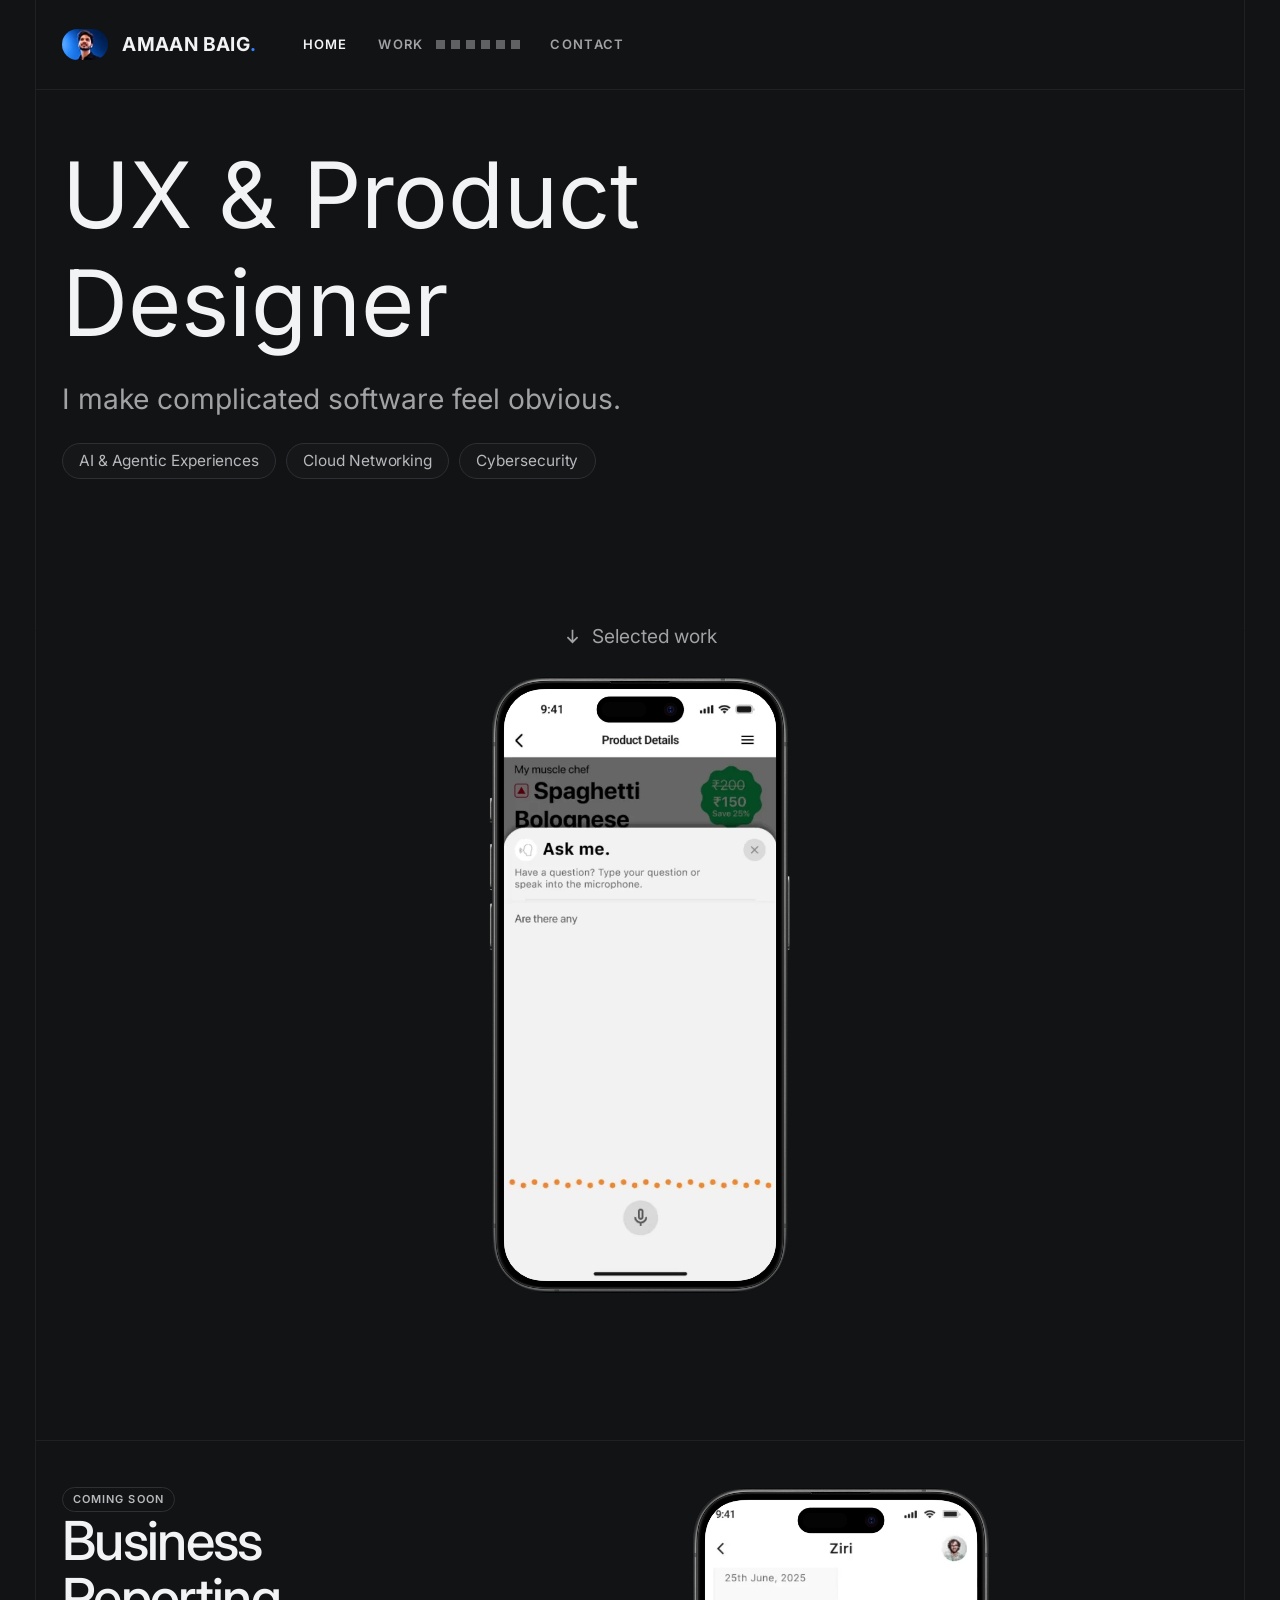
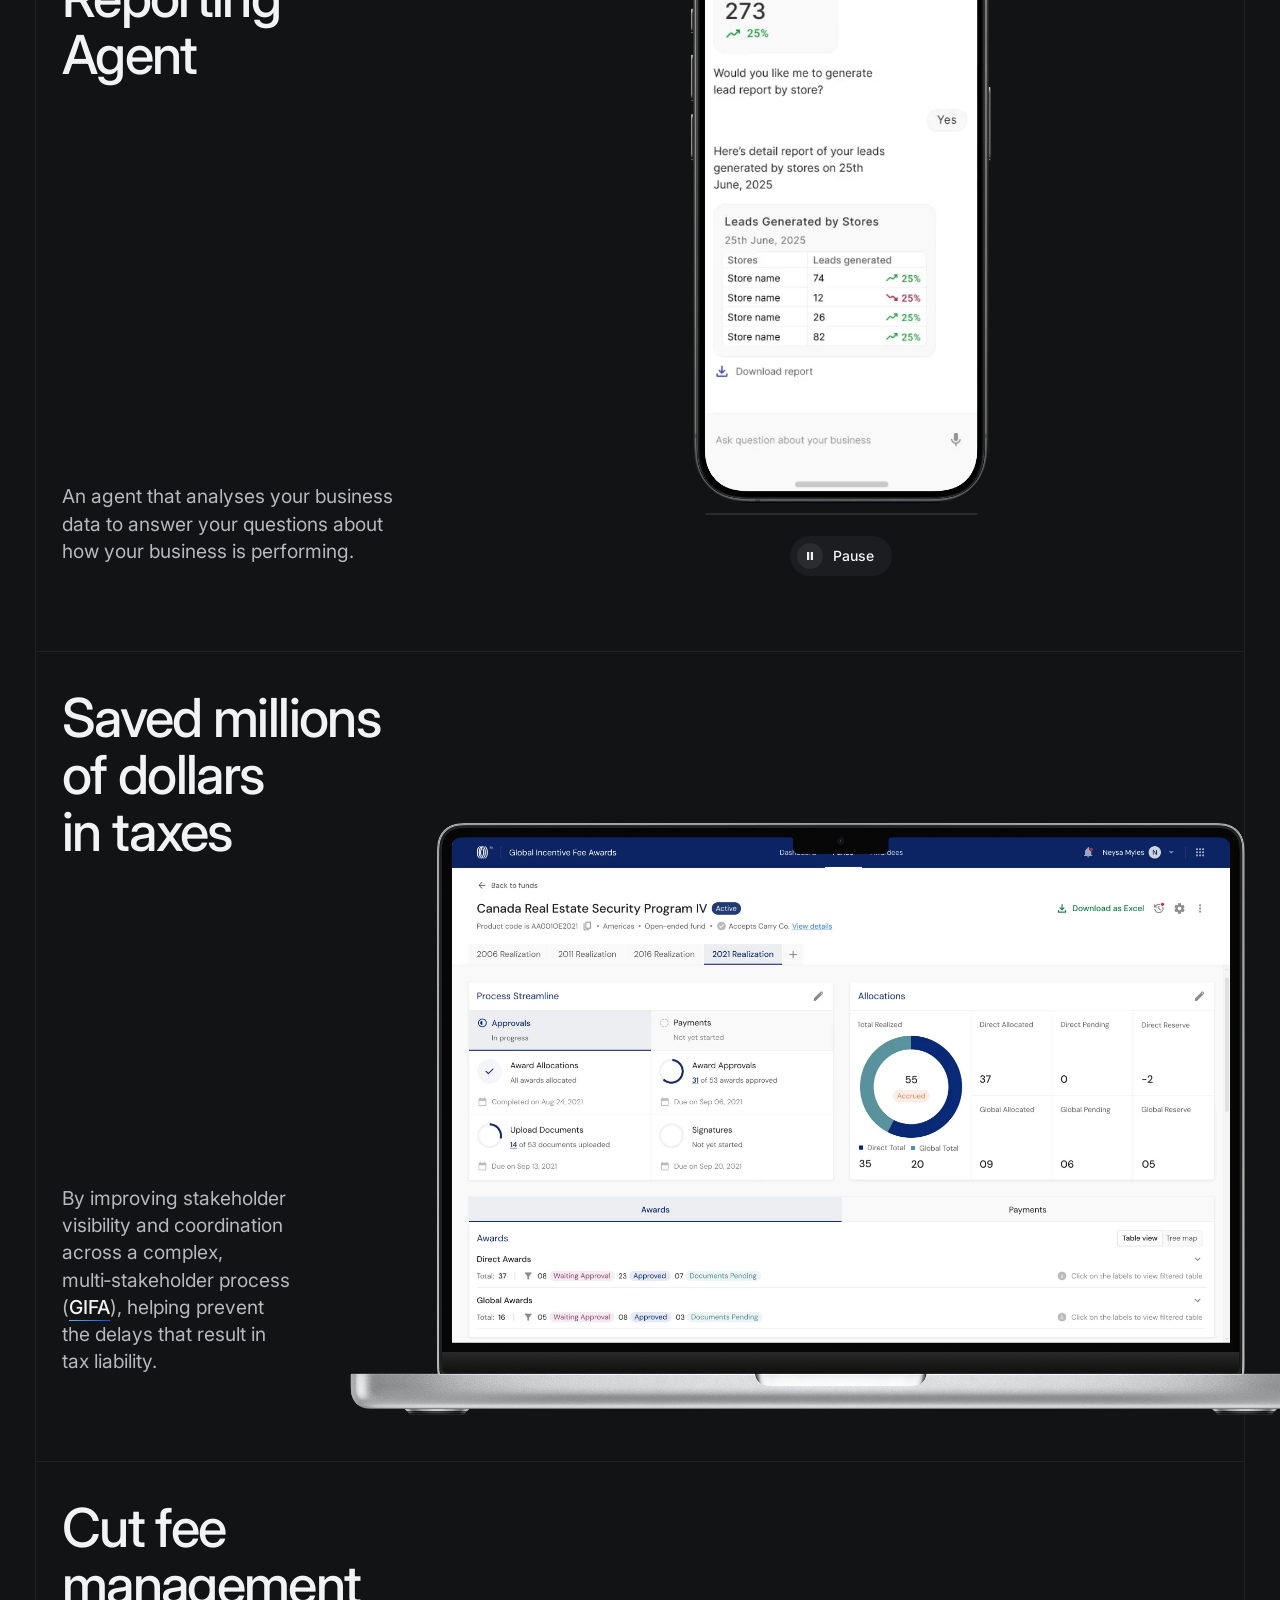
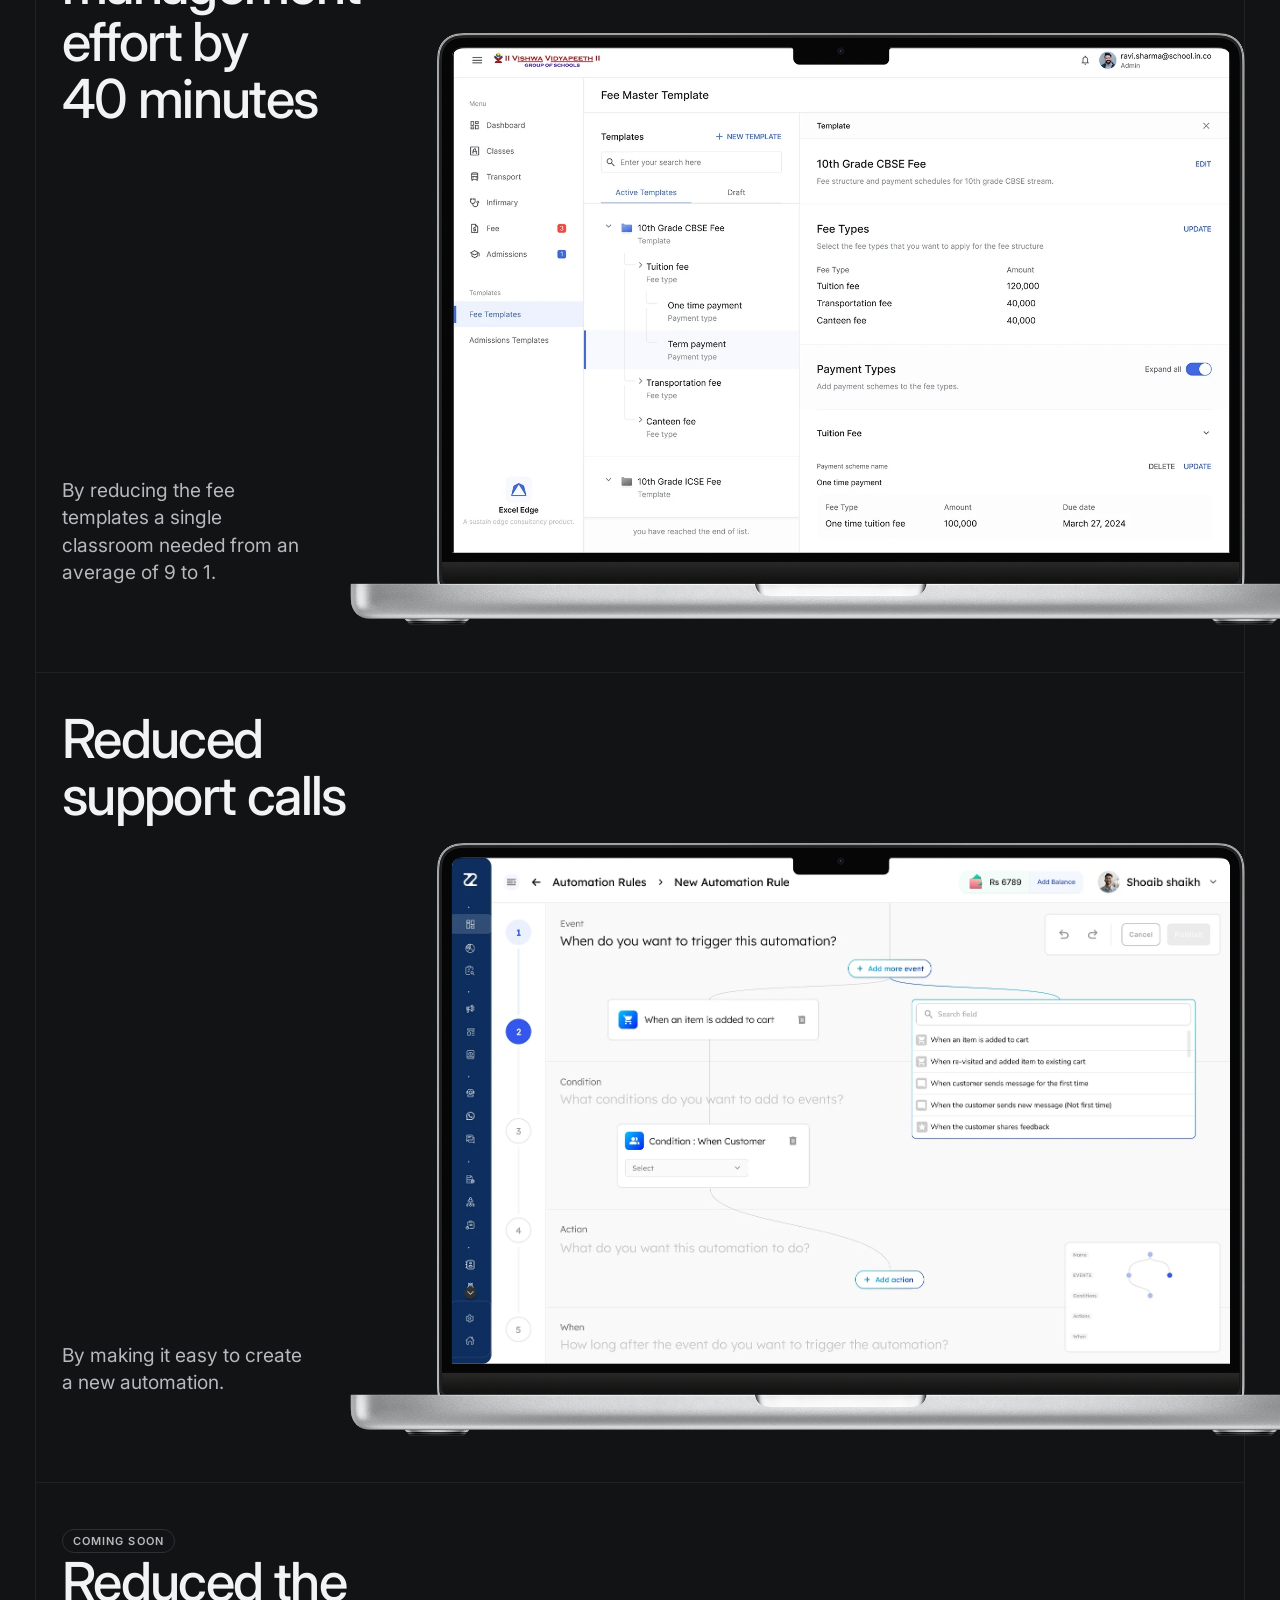
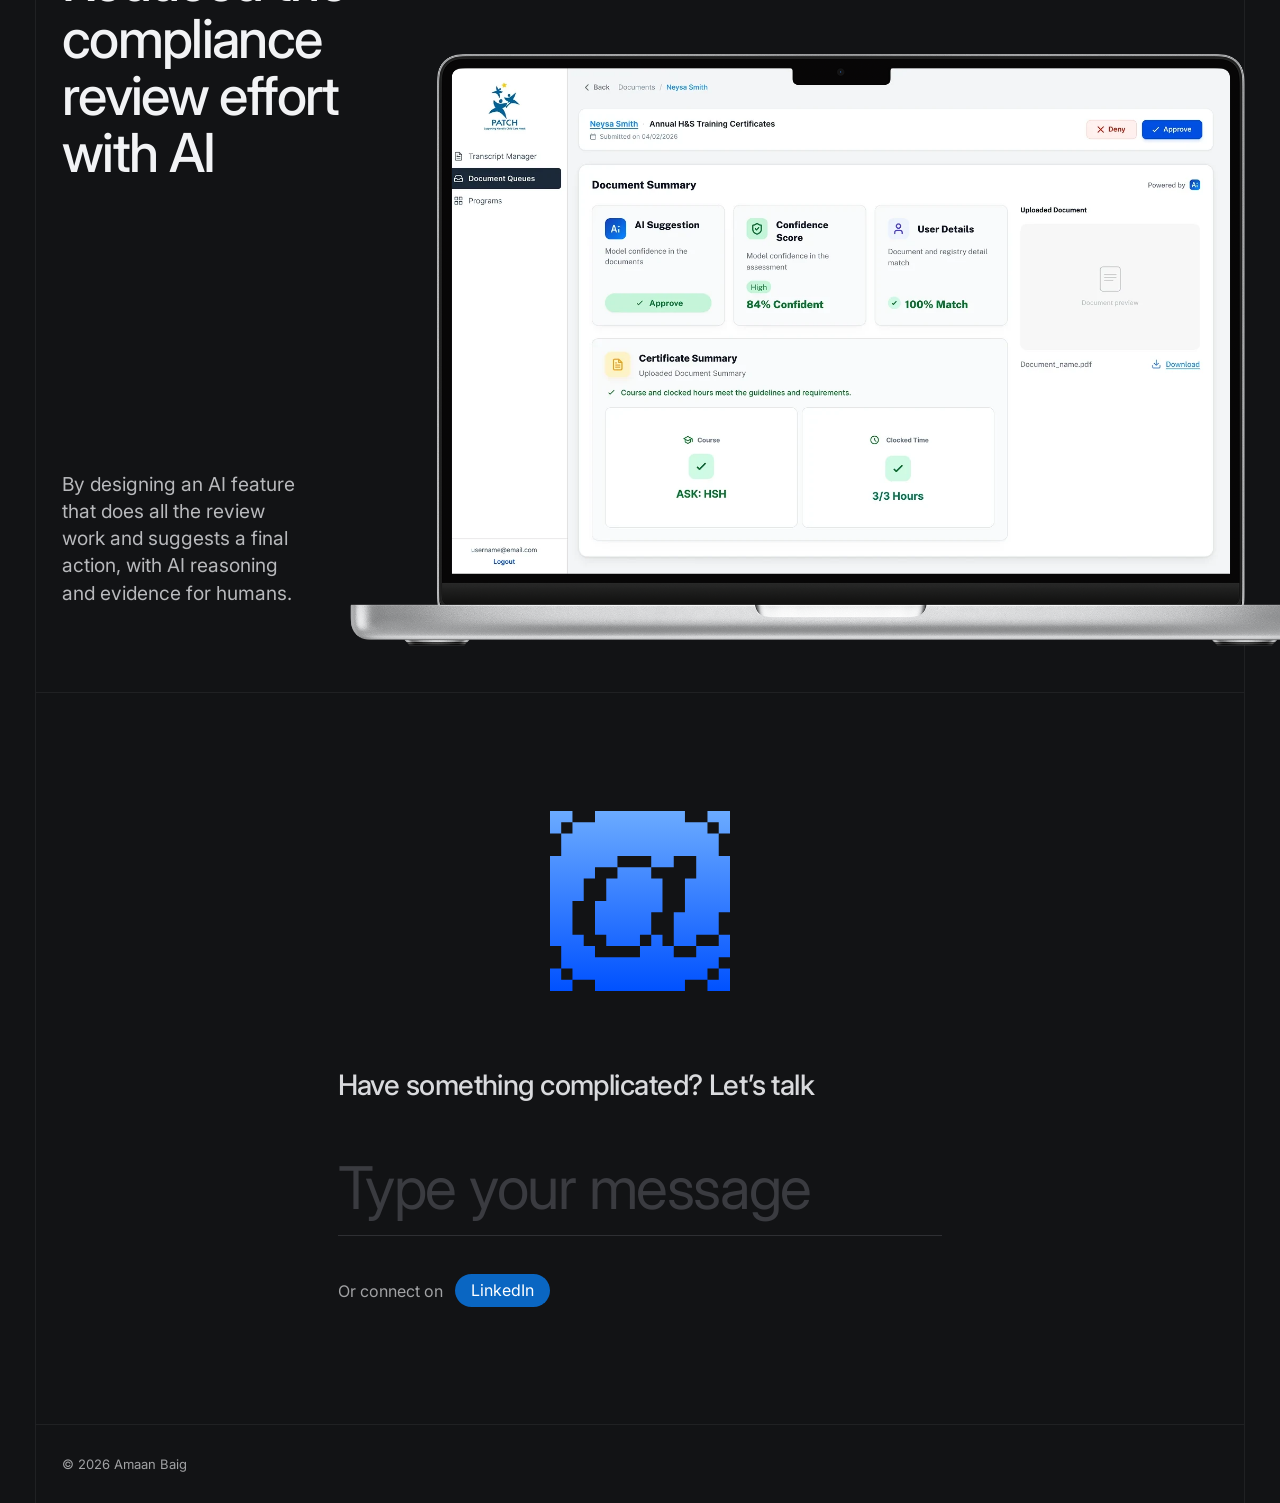
<file: index.html>
<!doctype html>
<html lang="en">
<head>
  <meta charset="utf-8">
  <meta name="viewport" content="width=device-width, initial-scale=1">
  <title>Amaan Baig · UX &amp; Product Designer</title>
  <link rel="icon" href="assets/favicon-64.png?v=3" type="image/png" sizes="64x64">
  <link rel="apple-touch-icon" href="assets/apple-touch-icon.png?v=3">
  <meta name="description" content="Amaan Baig, UX &amp; Product Designer, designing for AI &amp; agentic experiences, cloud networking and cybersecurity.">
  <!-- the link preview when the page is shared: the hero as a 1200×630 card -->
  <meta property="og:type" content="website">
  <meta property="og:site_name" content="Amaan Baig">
  <meta property="og:title" content="Amaan Baig · UX &amp; Product Designer">
  <meta property="og:description" content="Amaan Baig, UX &amp; Product Designer, designing for AI &amp; agentic experiences, cloud networking and cybersecurity.">
  <meta property="og:url" content="https://amaanbaig.com/">
  <meta property="og:image" content="https://amaanbaig.com/assets/og-image.jpg">
  <meta property="og:image:width" content="1200">
  <meta property="og:image:height" content="630">
  <meta property="og:image:alt" content="UX &amp; Product Designer: I make complicated software feel obvious. Amaan Baig's portfolio.">
  <meta name="twitter:card" content="summary_large_image">
  <script>document.documentElement.classList.add('js');</script>
  <!-- the phones' prototypes load as the page opens: reach Figma early -->
  <link rel="preconnect" href="https://embed.figma.com">
  <link rel="preconnect" href="https://fonts.googleapis.com">
  <link rel="preconnect" href="https://fonts.gstatic.com" crossorigin>
  <link rel="stylesheet" href="https://fonts.googleapis.com/css2?family=Inter:ital,opsz,wght@0,14..32,100..900;1,14..32,100..900&display=swap">
  <link rel="stylesheet" href="styles.css?v=r55">
  <link rel="stylesheet" href="case-studies/case-study.css?v=r55">
  <link rel="stylesheet" href="contact/contact.css?v=r55">
  <link rel="stylesheet" href="home.css?v=r55">
</head>
<body>
  <header class="site-head">
    <a class="logo" href="#home"><img class="logo-face" width="54" height="36" src="assets/avatar-2x.webp?v=3" srcset="assets/avatar-1x.webp?v=3 1x, assets/avatar-2x.webp?v=3 2x, assets/avatar-3x.webp?v=3 3x" alt="" decoding="async"><span class="logo-name">Amaan Baig<span>.</span></span></a>
    <nav class="site-nav" aria-label="Main">
      <a href="#home" data-to="0" aria-current="true">Home</a>
      <span class="nav-work">
        <a href="#work" data-to="1">Work</a>
        <span class="sq-row">
          <a class="sq" href="#ask-me-agent" data-to="1" aria-label="Case study 1, coming soon: Ask Me Agent"></a>
          <a class="sq" href="#business-reporting-agent" data-to="2" aria-label="Case study 2, coming soon: Business Reporting Agent"></a>
          <a class="sq" href="#gifa" data-to="3" aria-label="Case study 3: Saved millions of dollars in taxes"></a>
          <a class="sq" href="#fee-management" data-to="4" aria-label="Case study 4: Cut fee management effort by 40 minutes"></a>
          <a class="sq" href="#creating-automation" data-to="5" aria-label="Case study 5: Reduced support calls"></a>
          <a class="sq" href="#stamp" data-to="6" aria-label="Case study 6, coming soon: Reduced the compliance review effort with AI"></a>
        </span>
      </span>
      <a href="#contact" data-to="7">Contact</a>
    </nav>

    </div>
  </header>

  <main class="page snaps">
    <section class="snap s-home" id="home" aria-label="About">
      <h1 class="hero-title">UX &amp; Product Designer</h1>
      <p class="tagline">I make complicated software feel obvious.</p>
      <ul class="focus" aria-label="Designing for"><li>AI &amp; Agentic Experiences</li><li>Cloud Networking</li><li>Cybersecurity</li></ul>
      <a class="down" href="#ask-me-agent" data-to="1"><svg viewBox="0 0 16 16" aria-hidden="true"><path d="M8 2.5v11M3.5 9l4.5 4.5L12.5 9"/></svg>Selected work</a>
    </section>

    <!-- Work: one section per case study, all on one system (home.css): on the left the headline ("Coming soon" above
         it while there is no case study), and at the foot one description; on the right the device. A
         laptop (.lap) stands its base on the bottom line; a phone (.ph) sits in the middle, its prototype control
         under it, with close-ups beside it (.cs-right) or, alone (.solo), centred in the device area. A link shows
         the big arrow top right; a case study still to come (.soon) says "Coming soon" in its eyebrow.
         A Figma share link in data-figma adds the prototype control (home.js); a phone plays it as the page opens.
         A phone's screen can instead hold a video (data-video on the section, its first frame as the poster): the same
         control plays and pauses it, and it plays, looping, as the page opens. -->
    <div id="work">
      <section class="snap s-work ph soon" id="ask-me-agent" aria-labelledby="t-ask" data-video="assets/ask-me-agent/demo.mp4">
        <div class="cs-col cs-left">
          <p class="cs-eyebrow"><span class="cs-soon">Coming soon</span></p>
          <h2 id="t-ask">Ask Me Agent.</h2>
          <p class="cs-desc">“Ask me” doesn’t just answer questions: it personalizes search answers and results to the nutrition goals of each user and their family.</p>
        </div>
        <div class="cs-col cs-mid">
          <div class="device phone">
            <div class="screen"><img class="poster" width="500" height="1080" src="assets/ask-me-agent/video-poster.webp" alt="" decoding="async"></div>
            <img class="frame" width="603" height="1190" src="assets/devices/iphone-15-pro.webp" alt="" decoding="async">
          </div>
        </div>
        <div class="cs-col cs-right"><div class="cs-feat">
          <img class="feat-chat" width="508" height="521" src="assets/ask-me-agent/chat.webp" alt="Ask me suggests cheaper products with similar benefits, each tagged with who in the family it suits" loading="lazy" decoding="async">
          <div class="feat-note">
            <h3>Personalization badges show who in the family each product suits</h3>
            <img class="feat-badges" width="129" height="51" src="assets/ask-me-agent/badges.webp" alt="Badges: pregnancy, heart health, child growth" loading="lazy" decoding="async">
            <ul class="feat-infos">
              <li class="growth"><svg viewBox="0 0 24 24" aria-hidden="true"><g fill="none" stroke="currentColor" stroke-width="1.8" stroke-linecap="round" stroke-linejoin="round"><path d="M12 4.5c4.3 0 7.8 3.2 7.8 7.5S16.3 19.5 12 19.5 4.2 16.3 4.2 12 7.7 4.5 12 4.5z"/><path d="M12 4.5c-1.1 1.3-.5 2.7 1.2 2.6"/><path d="M9.4 14.6c1.5 1.2 3.7 1.2 5.2 0"/></g><circle cx="9.2" cy="11.3" r="1" fill="currentColor"/><circle cx="14.8" cy="11.3" r="1" fill="currentColor"/></svg>15% more calcium than average, good for Raju’s growth needs.</li>
              <li class="pregnancy"><svg viewBox="0 0 24 24" aria-hidden="true" fill="currentColor"><circle cx="11.4" cy="3.6" r="2.1"/><path d="M9.6 6.9h2.9c.9 0 1.6.6 1.8 1.4l.2.7c1.3.5 2.1 1.8 2.1 3.2 0 1.6-1.1 2.9-2.6 3.2V21h-1.7l-.4-4.6h-.3L11.3 21H9.6z"/></svg>More potassium than average, good for Manisha’s pregnancy.</li>
            </ul>
          </div>
        </div></div>
      </section>

      <section class="snap s-work ph solo soon" id="business-reporting-agent" aria-labelledby="t-bra" data-video="assets/business-reporting-agent/demo.mp4">
        <div class="cs-col cs-left">
          <p class="cs-eyebrow"><span class="cs-soon">Coming soon</span></p>
          <h2 id="t-bra">Business Reporting Agent</h2>
          <p class="cs-desc">An agent that analyses your business data to answer your questions about how your business is performing.</p>
        </div>
        <div class="cs-col cs-mid">
          <div class="device phone">
            <div class="screen"><img class="poster" width="500" height="1080" src="assets/business-reporting-agent/video-poster.webp" alt="" decoding="async"></div>
            <img class="frame" width="603" height="1190" src="assets/devices/iphone-15-pro.webp" alt="" decoding="async">
          </div>
        </div>
      </section>

      <section class="snap s-work lap" id="gifa" aria-labelledby="t-gifa" data-figma="">
        <div class="cs-col cs-left">
          <h2 id="t-gifa"><a href="case-studies/global-incentive-fee-awards/">Saved millions of dollars in taxes</a></h2>
          <p class="cs-desc">By improving stakeholder visibility and coordination across a complex, multi&#8209;stakeholder process (<span class="term" tabindex="0" aria-describedby="tip-gifa"><span class="accent">GIFA</span><span class="tip" id="tip-gifa" role="tooltip">Global Incentive Fee Awards</span></span>), helping prevent the delays that result in tax liability.</p>
        </div>
        <div class="cs-stage"><div class="device laptop">
          <div class="screen"><img width="1512" height="982" src="GIFAcasestudyimages/GIFA%20fund%20details%20page.webp" alt="The GIFA fund details page: process streamline, allocations and awards for a fund" decoding="async"></div>
          <img class="frame" width="1885" height="1113" src="assets/devices/macbook-pro-14.webp" alt="" decoding="async">
        </div></div>
      </section>

      <section class="snap s-work lap" id="fee-management" aria-labelledby="t-fee" data-figma="">
        <div class="cs-col cs-left">
          <h2 id="t-fee"><a href="case-studies/fee-management/">Cut fee management effort by 40 minutes</a></h2>
          <p class="cs-desc">By reducing the fee templates a single classroom needed from an average of 9&nbsp;to&nbsp;1.</p>
        </div>
        <div class="cs-stage"><div class="device laptop">
          <div class="screen"><img width="1448" height="940" src="assets/devices/screen-fee-management.webp" alt="The fee master template: fee types, amounts and payment schedules in one template" loading="lazy" decoding="async"></div>
          <img class="frame" width="1885" height="1113" src="assets/devices/macbook-pro-14.webp" alt="" loading="lazy" decoding="async">
        </div></div>
      </section>

      <section class="snap s-work lap" id="creating-automation" aria-labelledby="t-auto" data-figma="">
        <div class="cs-col cs-left">
          <h2 id="t-auto"><a href="case-studies/creating-automation/">Reduced support calls</a></h2>
          <p class="cs-desc">By making it easy to create a new automation.</p>
        </div>
        <div class="cs-stage"><div class="device laptop">
          <div class="screen"><img width="1725" height="1116" src="assets/devices/screen-creating-automation.webp" alt="The automation builder: choose the event, the conditions and the action, step by step" loading="lazy" decoding="async"></div>
          <img class="frame" width="1885" height="1113" src="assets/devices/macbook-pro-14.webp" alt="" loading="lazy" decoding="async">
        </div></div>
      </section>

      <section class="snap s-work lap soon" id="stamp" aria-labelledby="t-stamp" data-figma="">
        <div class="cs-col cs-left">
          <p class="cs-eyebrow"><span class="cs-soon">Coming soon</span></p>
          <h2 id="t-stamp">Reduced the compliance review effort with AI</h2>
          <p class="cs-desc">By designing an AI feature that does all the review work and suggests a final action, with AI reasoning and evidence for humans.</p>
        </div>
        <div class="cs-stage"><div class="device laptop">
          <div class="screen"><img width="1514" height="956" src="assets/devices/screen-stamp.webp" alt="A document under review: the AI suggestion, its confidence score and the evidence behind it" loading="lazy" decoding="async"></div>
          <img class="frame" width="1885" height="1113" src="assets/devices/macbook-pro-14.webp" alt="" loading="lazy" decoding="async">
        </div></div>
      </section>
    </div>

    <!-- the Next bar: one for all the case studies, held at the foot of the window while one is in view (wide
         windows); home.js points it at the section after the current one, Stamp's at Contact -->
    <nav class="dev-next" id="next-bar" aria-label="Next">
      <a class="dn-go" href="#business-reporting-agent" data-to="2"><svg viewBox="0 0 16 16" aria-hidden="true"><path d="M8 2.5v11M3.5 9l4.5 4.5L12.5 9"/></svg><span>Next case study</span></a>
    </nav>

    <section class="snap s-contact contact-screen" id="contact" aria-labelledby="contact-title">
      <div class="contact">
        <svg class="at" viewBox="0 0 16 16" aria-hidden="true">
          <defs>
            <linearGradient id="at-fill" gradientUnits="userSpaceOnUse" x1="0" y1="0" x2="0" y2="16"><stop offset="0" stop-color="#6BABFF"/><stop offset="1" stop-color="#0051FF"/></linearGradient>
            <mask id="at-cut" maskUnits="userSpaceOnUse" x="0" y="0" width="16" height="16">
              <rect width="16" height="16" fill="#fff"/>
              <path fill="#000" transform="translate(-2.0010 15.9983) scale(0.006104 -0.006104)" d="M2293 2621V2785H983V2621ZM983 2457V2621H655V2457ZM2621 2457V2621H2293V2457ZM655 2293V2457H491V2293ZM2785 2293V2457H2621V2293ZM491 1966V2293H327V1966ZM2949 1966V2293H2785V1966ZM327 655V1966H164V655ZM1802 1802V1966H1310V1802ZM2130 655V1146H2293V1638H2457V1966H2130V1802H1802V1638H1966V1146H1802V819H1966V655ZM3113 1146V1966H2949V1146ZM1638 491V655H1147V819H983V1310H1147V1638H1310V1802H983V1638H819V1310H655V819H819V655H983V491ZM2949 819V1146H2785V819ZM1802 655V819H1638V655ZM2785 655V819H2457V655ZM491 327V655H327V327ZM2457 491V655H2130V491ZM2949 327V491H2785V327ZM655 163V327H491V163ZM2785 163V327H2621V163ZM983 0V163H655V0ZM2621 0V163H2293V0ZM2293 -163V0H983V-163Z"/>
            </mask>
          </defs>
          <rect width="16" height="16" fill="url(#at-fill)" mask="url(#at-cut)"/>
        </svg>
        <form class="msg" id="msg">
          <h2 class="contact-title" id="contact-title"><label for="msg-text">Have something complicated? Let’s talk</label></h2>
          <div class="msg-field">
            <textarea id="msg-text" name="message" rows="1" placeholder="Type your message" required></textarea>
            <button class="msg-send" type="submit" aria-label="Send message"><svg viewBox="0 0 16 16" aria-hidden="true"><path d="M4.5 11.5l7-7M5.5 4.5h6v6"/></svg></button>
          </div>
          <p class="msg-or">Or connect on <a class="chip" href="https://www.linkedin.com/in/iamamaanbaig/" rel="noopener" target="_blank">LinkedIn</a></p>
        </form>
      </div>
      <footer class="contact-foot"><p>© 2026 Amaan Baig</p></footer>
    </section>
  </main>
  <script src="contact/contact.js?v=r55" defer></script>
  <script src="home.js?v=r55" defer></script>
  <script src="site-menu.js?v=r55" defer></script>
  <script src="work-menu.js?v=r55" defer></script>
</body>
</html>
</file>
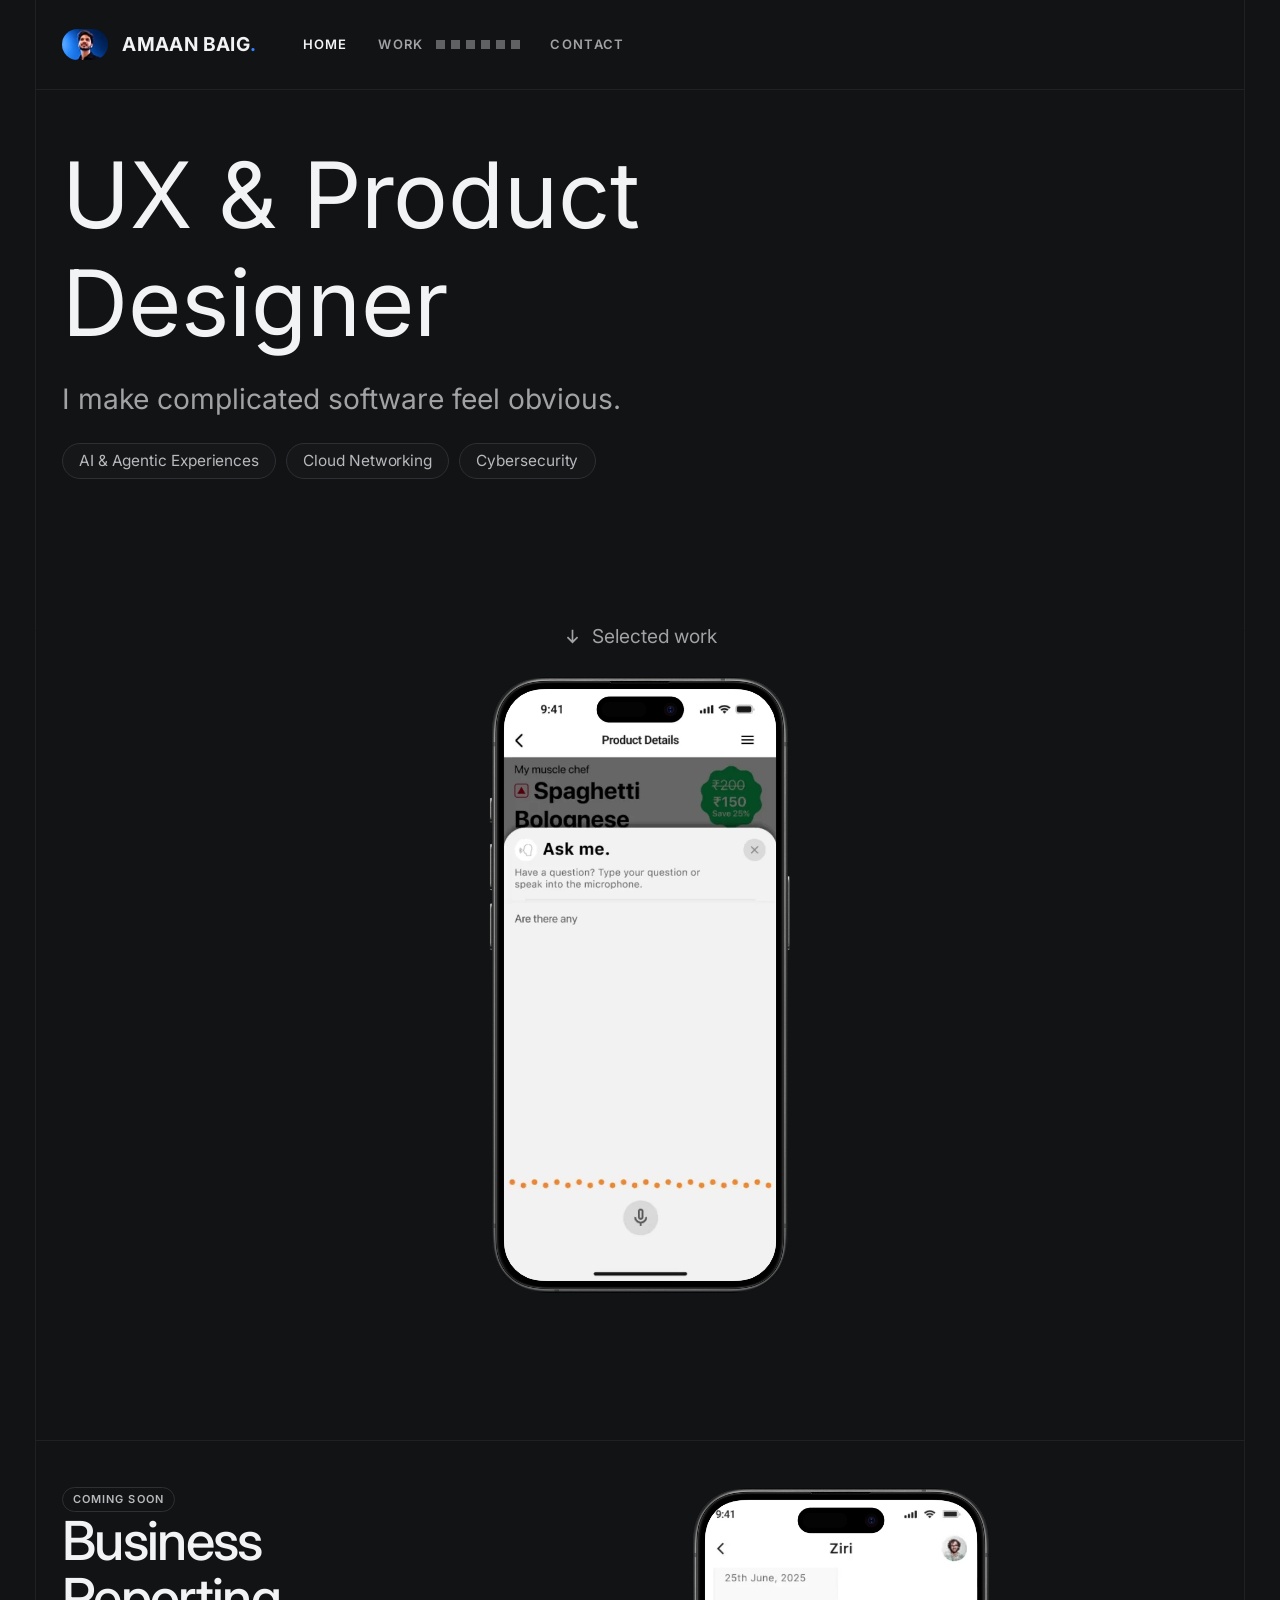
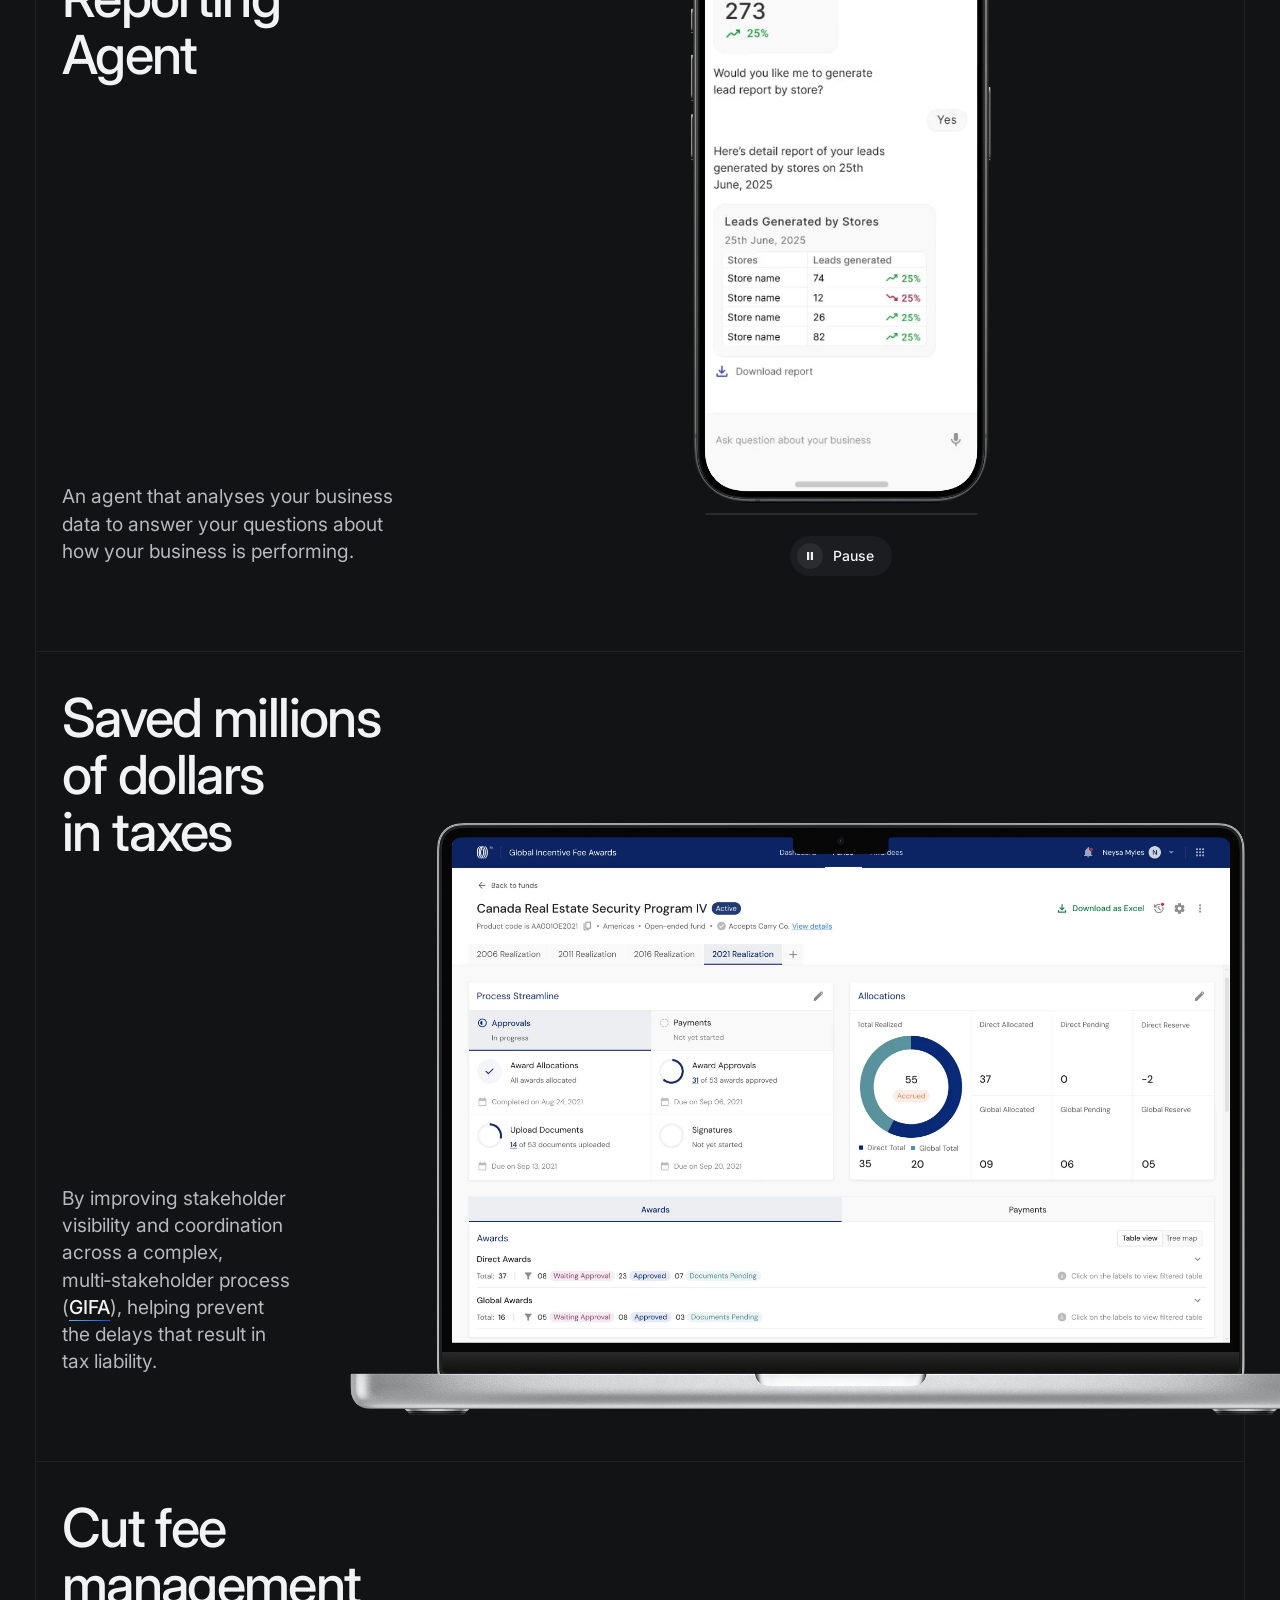
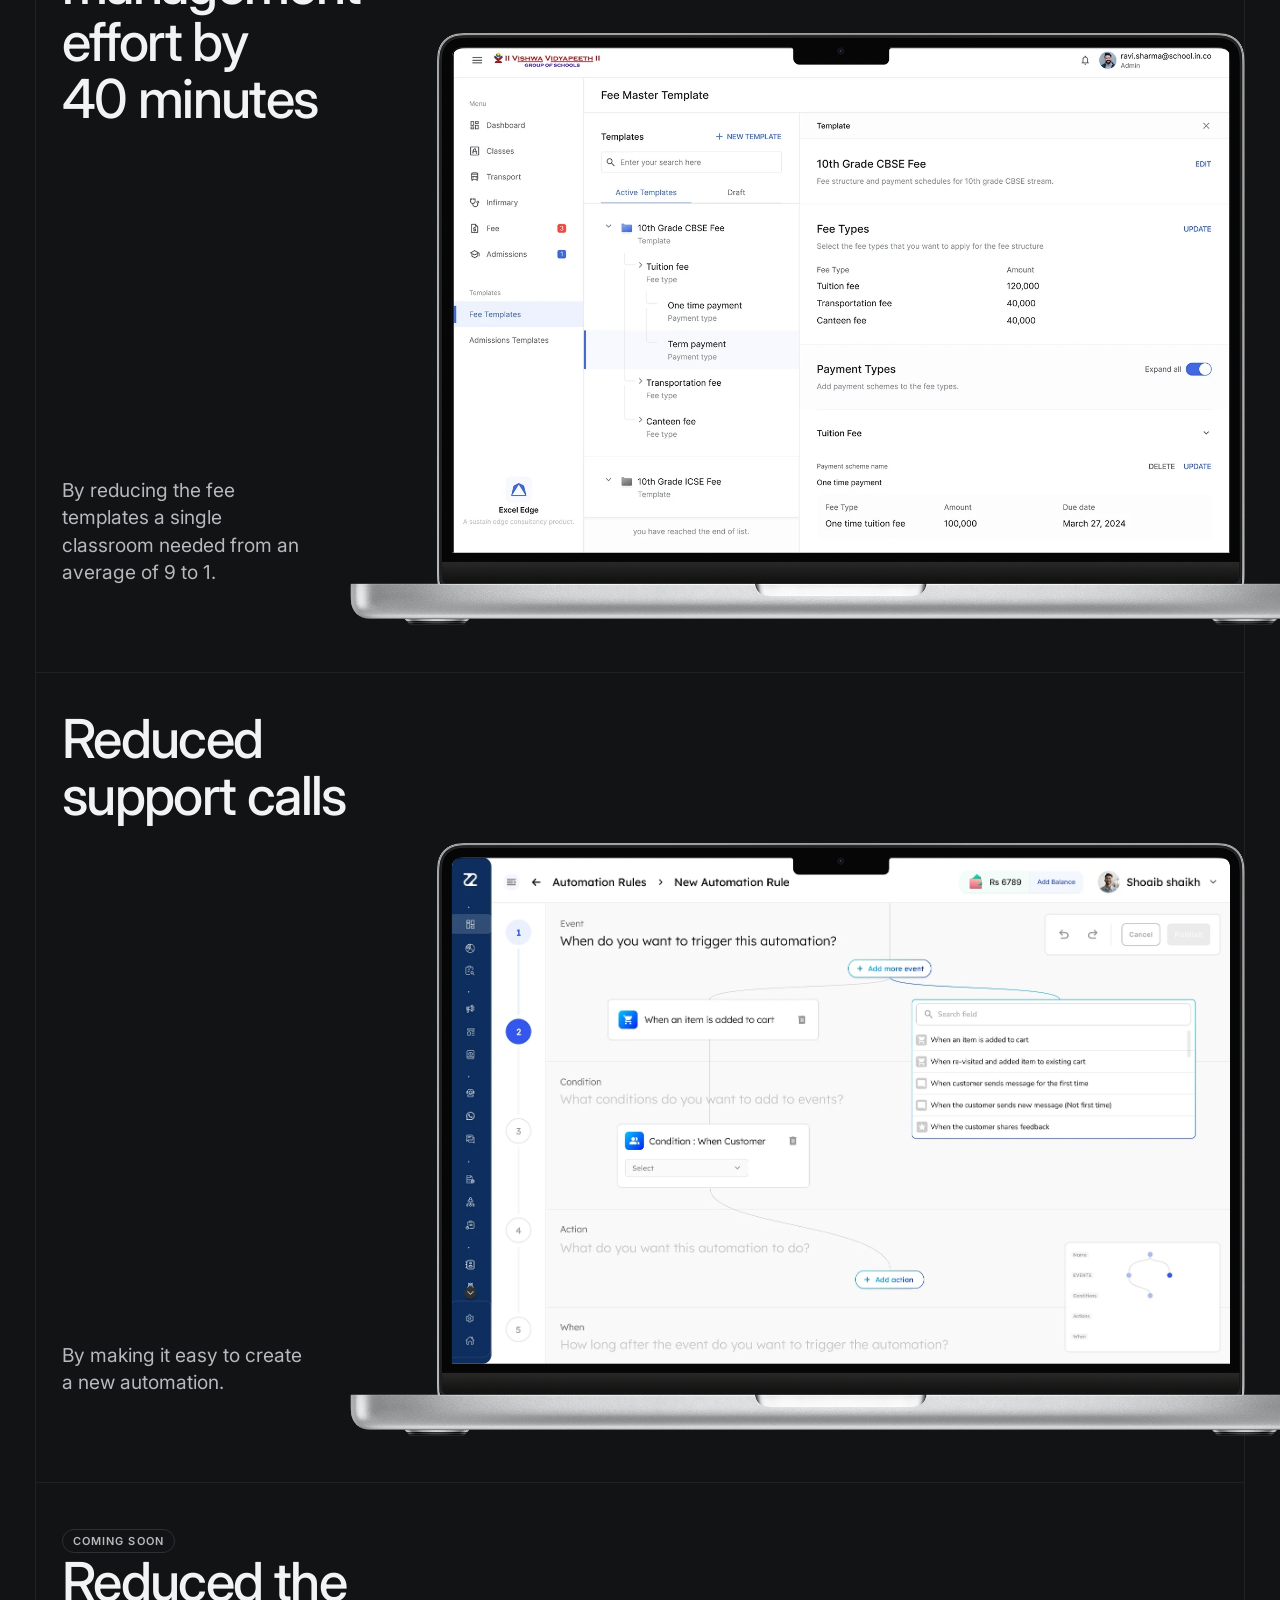
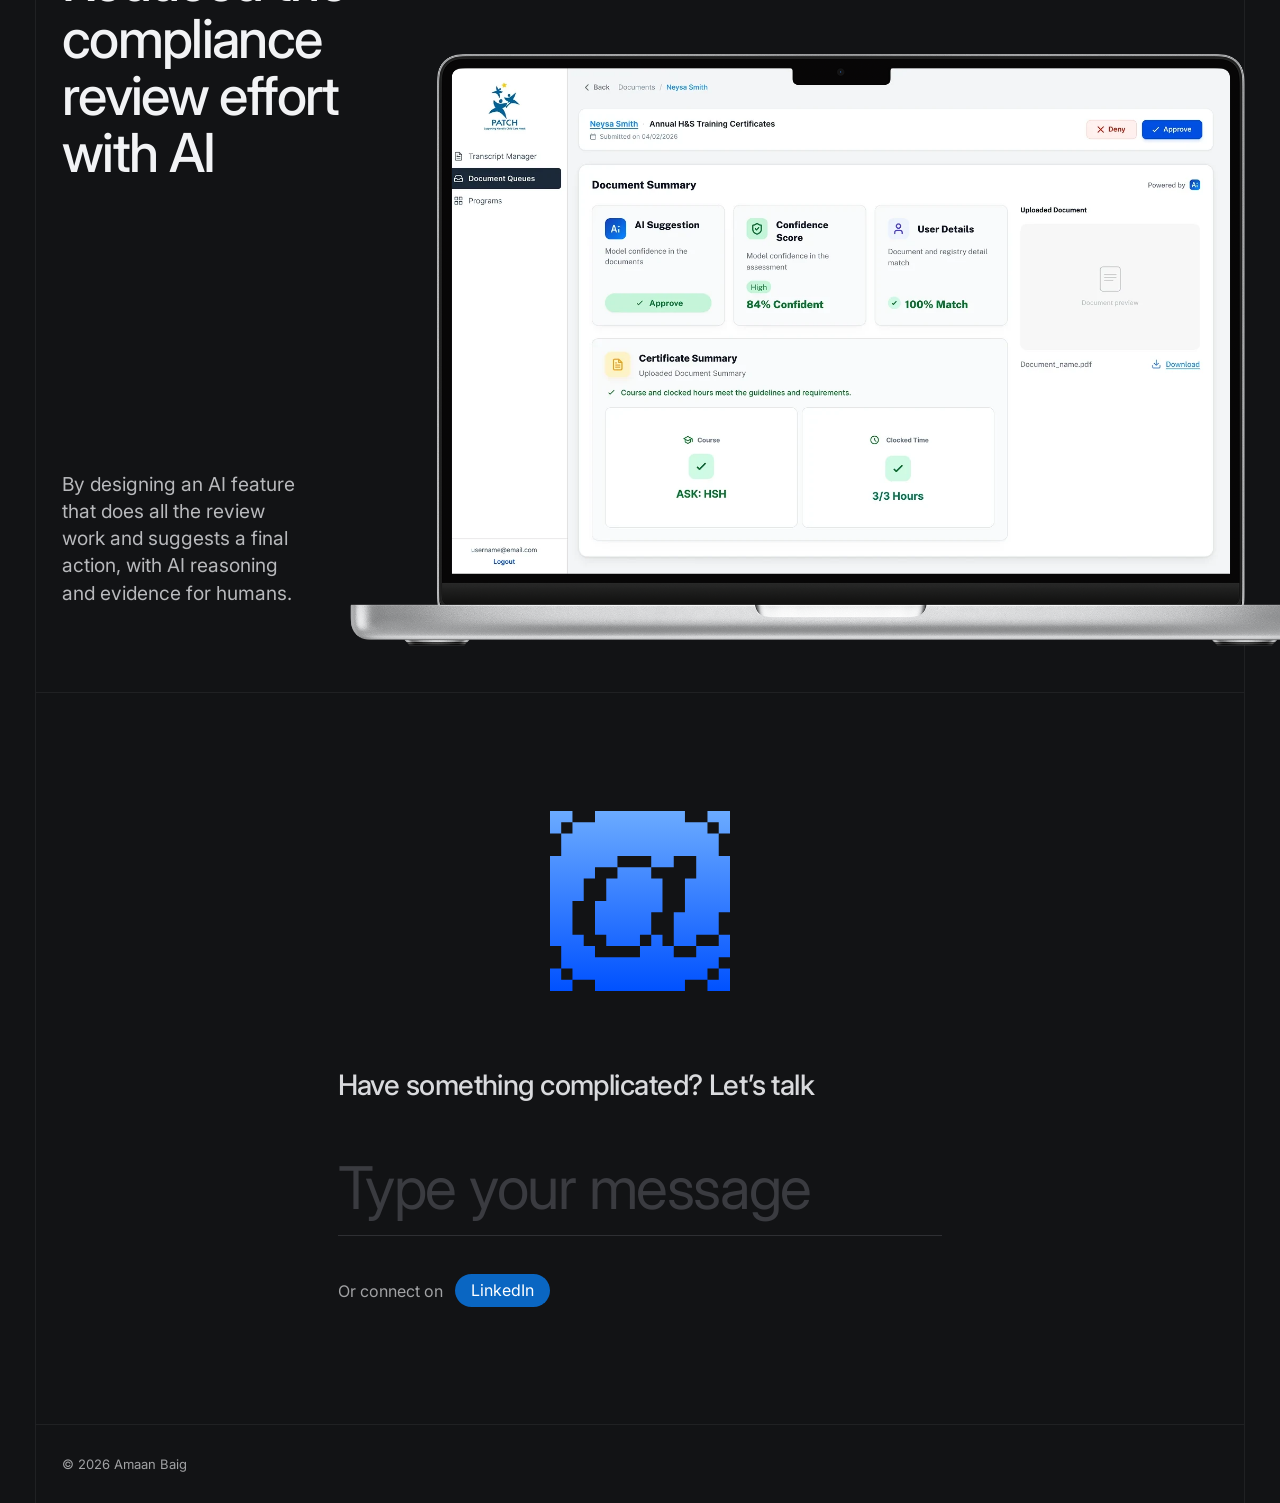
<file: contact/index.html>
<!doctype html>
<html lang="en">
<head>
  <meta charset="utf-8">
  <meta name="viewport" content="width=device-width, initial-scale=1">
  <!-- Contact lives on the home page now (its last section, #contact); this address forwards there, so old
       links and bookmarks keep working. contact.css and contact.js are the home page's. -->
  <title>Contact · Amaan Baig</title>
  <meta name="robots" content="noindex">
  <link rel="canonical" href="https://amaanbaig.com/#contact">
  <meta http-equiv="refresh" content="0; url=../#contact">
  <script>location.replace('../#contact');</script>
</head>
<body style="margin: 0; padding: 24px; background: #121315; font-family: Inter, system-ui, sans-serif;">
  <p><a href="../#contact" style="color: #F2F3F5;">Contact Amaan Baig</a></p>
</body>
</html>
</file>
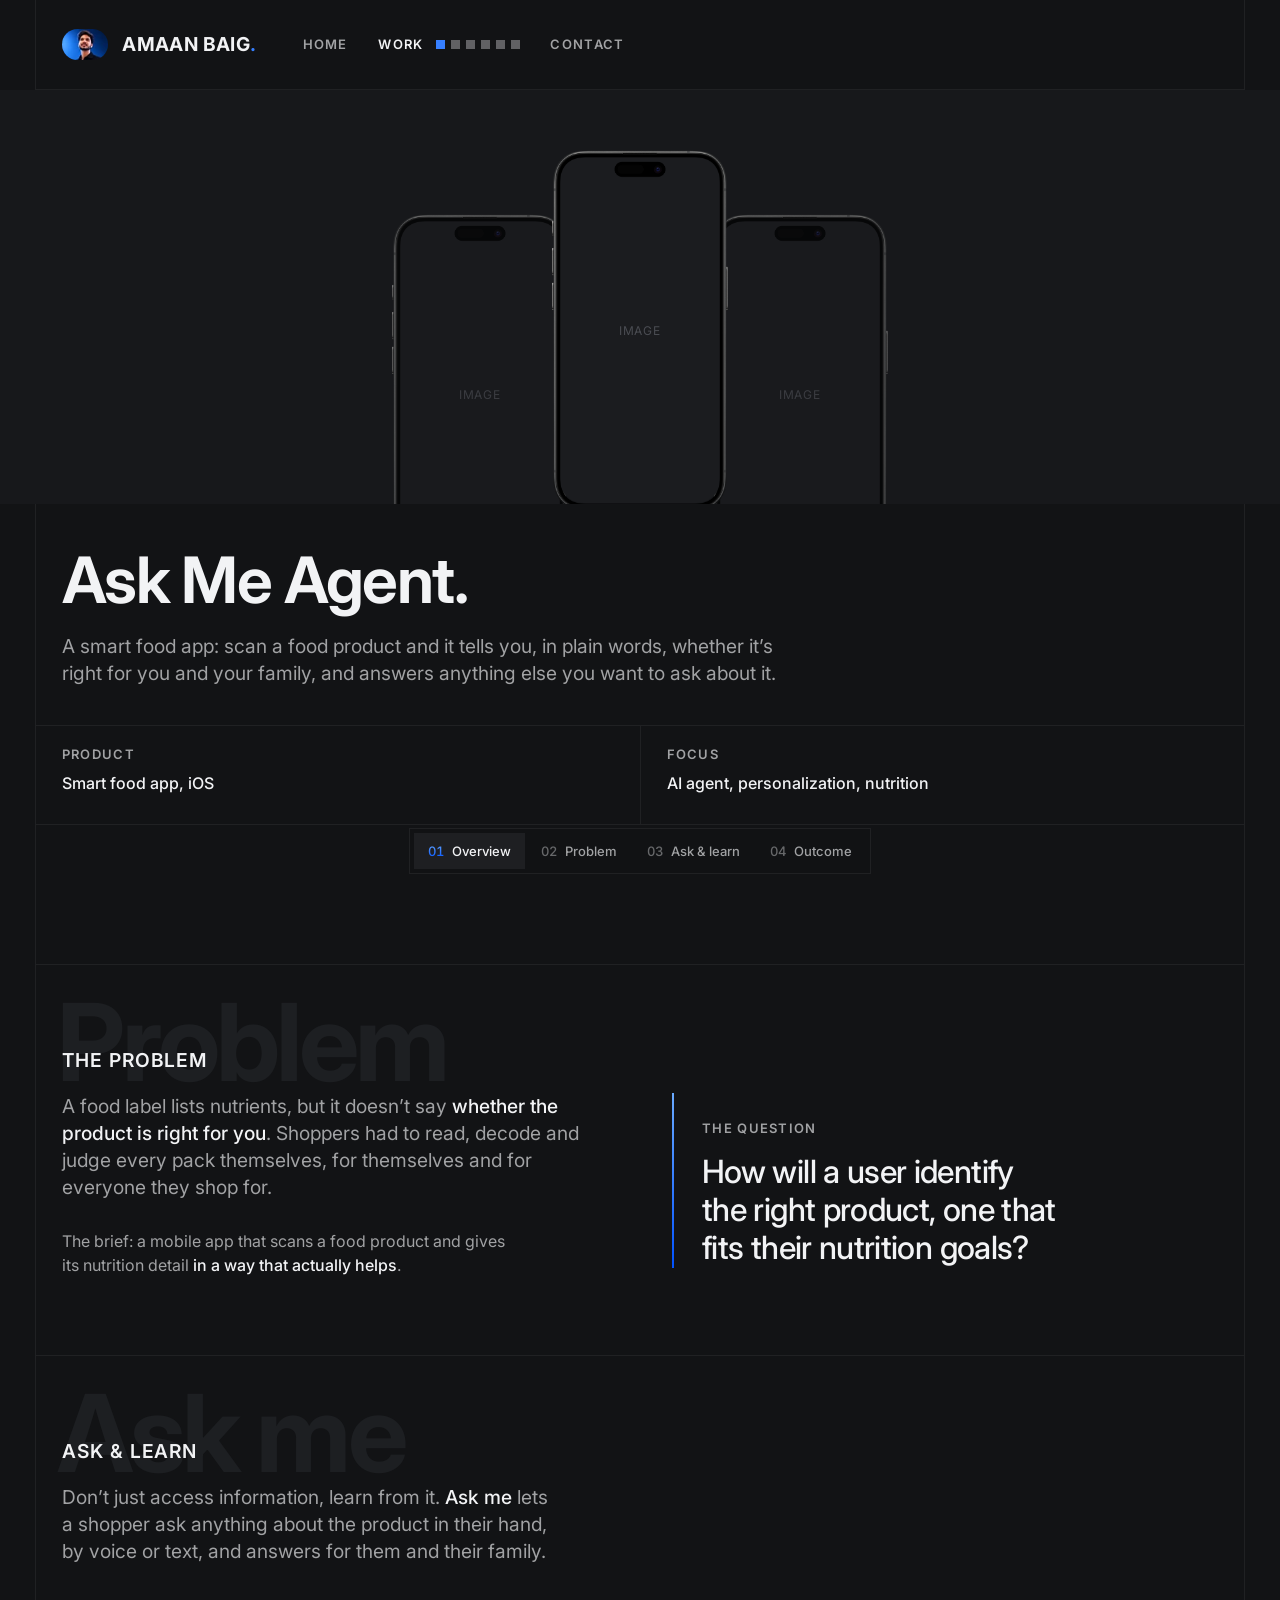
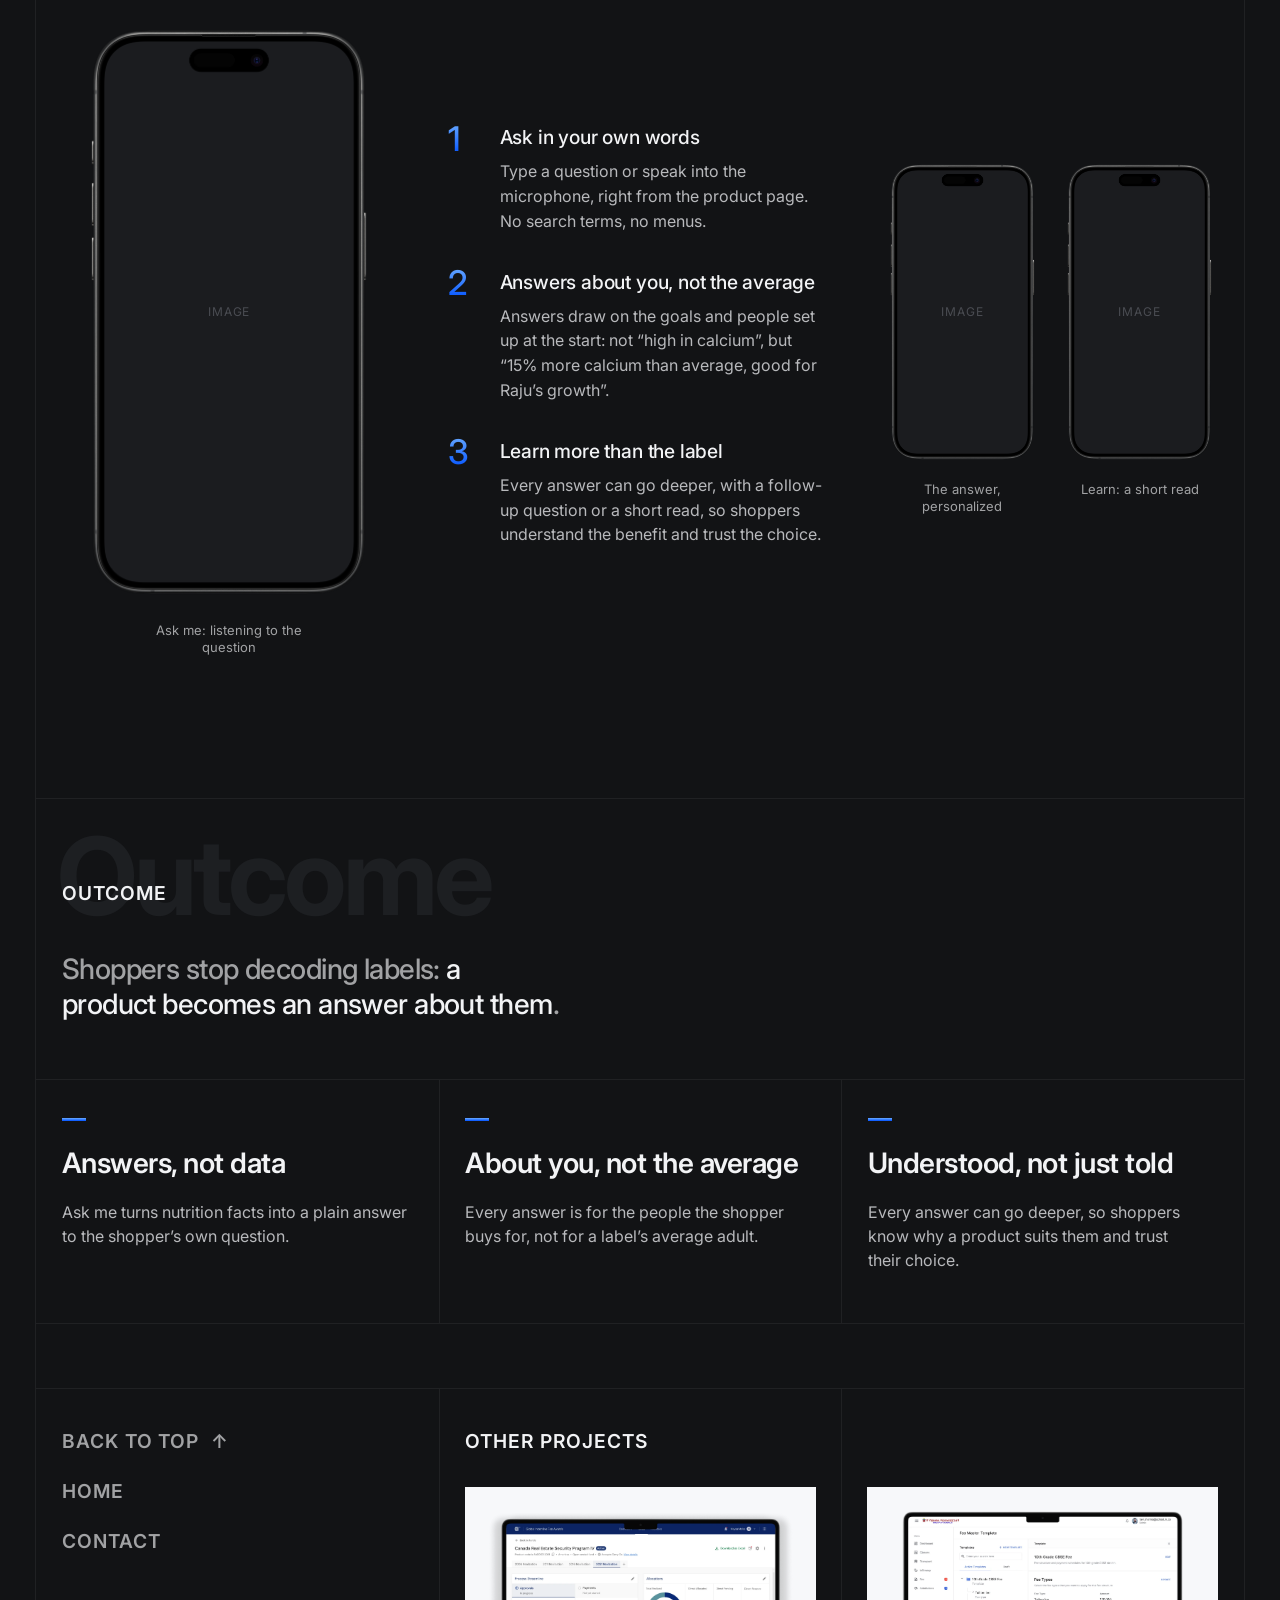
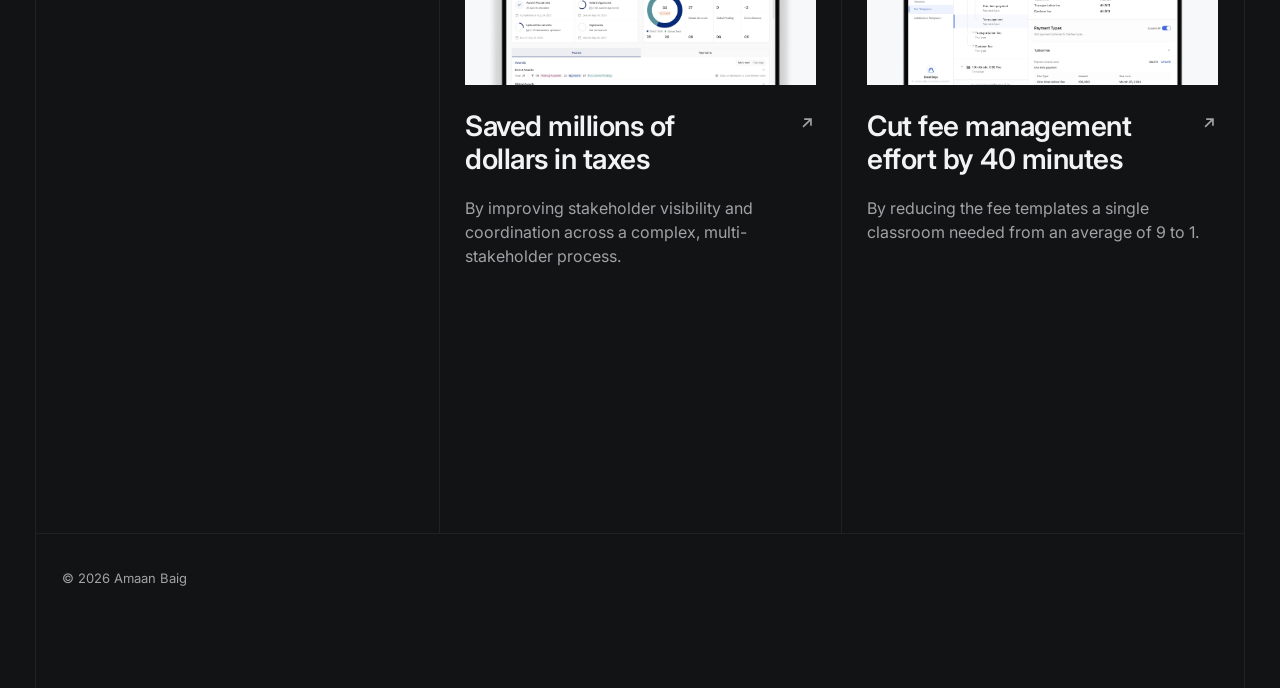
<file: case-studies/ask-me-agent/index.html>
<!doctype html>
<html lang="en">
<head>
  <meta charset="utf-8">
  <meta name="viewport" content="width=device-width, initial-scale=1">
  <title>Ask Me Agent · Case study</title>
  <link rel="icon" href="../../assets/favicon-64.png?v=3" type="image/png" sizes="64x64">
  <link rel="apple-touch-icon" href="../../assets/apple-touch-icon.png?v=3">
  <meta name="description" content="How Ask me, an AI agent in a smart food app, answers any question about a food product for the shopper and their family.">
  <!-- the link preview when the page is shared: the hero as a 1200×630 card -->
  <meta property="og:type" content="website">
  <meta property="og:site_name" content="Amaan Baig">
  <meta property="og:title" content="Ask Me Agent · Case study">
  <meta property="og:description" content="How Ask me, an AI agent in a smart food app, answers any question about a food product for the shopper and their family.">
  <meta property="og:url" content="https://amaanbaig.com/case-studies/ask-me-agent/">
  <meta property="og:image" content="https://amaanbaig.com/assets/og-image.jpg">
  <meta property="og:image:width" content="1200">
  <meta property="og:image:height" content="630">
  <meta property="og:image:alt" content="UX &amp; Product Designer: I make complicated software feel obvious. Amaan Baig's signature in blue light.">
  <meta name="twitter:card" content="summary_large_image">
  <link rel="preconnect" href="https://fonts.googleapis.com">
  <link rel="preconnect" href="https://fonts.gstatic.com" crossorigin>
  <link rel="stylesheet" href="https://fonts.googleapis.com/css2?family=Inter:ital,opsz,wght@0,14..32,100..900;1,14..32,100..900&display=swap">
  <link rel="stylesheet" href="../../styles.css?v=r55">
  <link rel="stylesheet" href="../case-study.css?v=r55">
  <script src="../case-study.js?v=r55" defer></script>
</head>
<body>
  <main class="page">
    <!-- Hero: screen, title, summary and project facts -->
    <section class="hero" id="overview" data-stop>
      <!-- the site header: opens the first screen, then floats (case-study.js) -->
      <div class="head-slot">
        <header class="site-head">
          <a class="logo" href="../../"><img class="logo-face" width="54" height="36" src="../../assets/avatar-2x.webp?v=3" srcset="../../assets/avatar-1x.webp?v=3 1x, ../../assets/avatar-2x.webp?v=3 2x, ../../assets/avatar-3x.webp?v=3 3x" alt="" decoding="async"><span class="logo-name">Amaan Baig<span>.</span></span></a>
          <nav class="site-nav" aria-label="Main"><a href="../../">Home</a><span class="nav-work"><a href="../../#work" aria-current="true">Work</a><span class="sq-row"><a class="sq" href="../../#ask-me-agent" aria-label="Case study 1: Ask Me Agent" aria-current="true"></a><a class="sq" href="../../#business-reporting-agent" aria-label="Case study 2, coming soon: Business Reporting Agent"></a><a class="sq" href="../../#gifa" aria-label="Case study 3: Saved millions of dollars in taxes"></a><a class="sq" href="../../#fee-management" aria-label="Case study 4: Cut fee management effort by 40 minutes"></a><a class="sq" href="../../#creating-automation" aria-label="Case study 5: Reduced support calls"></a><a class="sq" href="../../#stamp" aria-label="Case study 6, coming soon: Reduced the compliance review effort with AI"></a></span></span><a href="../../#contact">Contact</a></nav>
        </header>
      </div>
      <!-- the hero band: three phones, the Ask me answer in front (image holders, empty for now) -->
      <div class="hero-shot am-hero-shot">
        <div class="am-hero-comp" aria-hidden="true">
          <figure class="am-ph back l"><div class="am-phone"><div class="am-screen"><span>Image</span></div><img class="am-frame" src="../../assets/devices/iphone-15-pro.webp" alt="" width="603" height="1190" decoding="async"></div><figcaption>Product details</figcaption></figure>
          <figure class="am-ph front"><div class="am-phone"><div class="am-screen"><span>Image</span></div><img class="am-frame" src="../../assets/devices/iphone-15-pro.webp" alt="" width="603" height="1190" decoding="async"></div><figcaption>Ask me: the answer</figcaption></figure>
          <figure class="am-ph back r"><div class="am-phone"><div class="am-screen"><span>Image</span></div><img class="am-frame" src="../../assets/devices/iphone-15-pro.webp" alt="" width="603" height="1190" decoding="async"></div><figcaption>Learn: a short read</figcaption></figure>
        </div>
      </div>
      <div class="hero-body">
        <h1>Ask Me Agent.</h1>
        <p class="lede">A smart food app: scan a food product and it tells you, in plain words, whether it’s right for you and your family, and answers anything else you want to ask about it.</p>
      </div>
      <dl class="facts">
        <div><dt>Product</dt><dd>Smart food app, iOS</dd></div>
        <div><dt>Focus</dt><dd>AI agent, personalization, nutrition</dd></div>
      </dl>
    </section>

    <!-- The problem: the statement and the brief, beside the question the case study answers -->
    <section class="panel problem am-problem-sec" id="problem" aria-labelledby="problem-title" data-stop>
      <header class="sec-head">
        <span class="ghost" aria-hidden="true">Problem</span>
        <h2 class="sec-title" id="problem-title">The problem</h2>
      </header>
      <div class="am-problem">
        <div>
          <p class="lede">A food label lists nutrients, but it doesn’t say <strong>whether the product is right for you</strong>. Shoppers had to read, decode and judge every pack themselves, for themselves and for everyone they shop for.</p>
          <p class="am-brief">The brief: a mobile app that scans a food product and gives its nutrition detail <strong>in a way that actually helps</strong>.</p>
        </div>
        <blockquote class="am-question"><span>The question</span>How will a user identify the right product, one that fits their nutrition goals?</blockquote>
      </div>
    </section>

    <!-- Ask & learn: the agent, the heart of the case study (image holders, empty for now) -->
    <section class="panel am-ask-sec" id="ask-me" aria-labelledby="ask-title" data-stop>
      <header class="sec-head">
        <span class="ghost" aria-hidden="true">Ask me</span>
        <h2 class="sec-title" id="ask-title">Ask &amp; learn</h2>
      </header>
      <p class="lede am-lede">Don’t just access information, learn from it. <strong>Ask me</strong> lets a shopper ask anything about the product in their hand, by voice or text, and answers for them and their family.</p>
      <div class="am-ask">
        <div class="am-ask-main"><figure class="am-ph"><div class="am-phone"><div class="am-screen"><span>Image</span></div><img class="am-frame" src="../../assets/devices/iphone-15-pro.webp" alt="" width="603" height="1190" decoding="async"></div><figcaption>Ask me: listening to the question</figcaption></figure></div>
        <ol class="am-points">
          <li><h3>Ask in your own words</h3><p>Type a question or speak into the microphone, right from the product page. No search terms, no menus.</p></li>
          <li><h3>Answers about you, not the average</h3><p>Answers draw on the goals and people set up at the start: not “high in calcium”, but “15% more calcium than average, good for Raju’s growth”.</p></li>
          <li><h3>Learn more than the label</h3><p>Every answer can go deeper, with a follow-up question or a short read, so shoppers understand the benefit and trust the choice.</p></li>
        </ol>
        <div class="am-ask-side"><figure class="am-ph"><div class="am-phone"><div class="am-screen"><span>Image</span></div><img class="am-frame" src="../../assets/devices/iphone-15-pro.webp" alt="" width="603" height="1190" decoding="async"></div><figcaption>The answer, personalized</figcaption></figure><figure class="am-ph"><div class="am-phone"><div class="am-screen"><span>Image</span></div><img class="am-frame" src="../../assets/devices/iphone-15-pro.webp" alt="" width="603" height="1190" decoding="async"></div><figcaption>Learn: a short read</figcaption></figure></div>
      </div>
    </section>

    <!-- Outcome: no numbers yet; what the design changes for the shopper -->
    <section class="panel impact am-outcome" id="outcome" aria-labelledby="outcome-title" data-stop>
      <header class="sec-head">
        <span class="ghost" aria-hidden="true">Outcome</span>
        <h2 class="sec-title" id="outcome-title">Outcome</h2>
      </header>
      <p class="impact-lead">Shoppers stop decoding labels: <strong>a product becomes an answer about them</strong>.</p>
      <div class="outcomes three">
        <article class="outcome"><span class="tick" aria-hidden="true"></span><h3>Answers, not data</h3><p>Ask me turns nutrition facts into a plain answer to the shopper’s own question.</p></article>
        <article class="outcome"><span class="tick" aria-hidden="true"></span><h3>About you, not the average</h3><p>Every answer is for the people the shopper buys for, not for a label’s average adult.</p></article>
        <article class="outcome"><span class="tick" aria-hidden="true"></span><h3>Understood, not just told</h3><p>Every answer can go deeper, so shoppers know why a product suits them and trust their choice.</p></article>
      </div>
    </section>

    <!-- Site footer: links, other projects, copyright -->
    <footer class="site-foot" data-stop>
      <div class="sf-main">
        <nav class="sf-links" aria-label="Footer">
          <a href="#overview" class="to-top">Back to top <span aria-hidden="true">↑</span></a>
          <a href="../../">Home</a>
          <a href="../../#contact">Contact</a>
        </nav>
        <section class="sf-projects" aria-labelledby="op-title">
          <h2 class="sf-head" id="op-title">Other projects</h2>
          <a class="op-card" href="../global-incentive-fee-awards/">
            <div class="shot op-gifa"><img src="../../GIFAcasestudyimages/GIFAherocenter.webp" alt="" loading="lazy" decoding="async"></div>
            <div class="op-title"><h3>Saved millions of dollars in taxes</h3><svg class="op-arrow" viewBox="0 0 16 16" aria-hidden="true"><path d="M4.5 11.5l7-7M5.5 4.5h6v6"/></svg></div>
            <p>By improving stakeholder visibility and coordination across a complex, multi-stakeholder process.</p>
          </a>
          <a class="op-card" href="../fee-management/">
            <div class="shot op-fee"><img src="../../Feemanagementcasestudyimages/Heroleft.webp" alt="" loading="lazy" decoding="async"></div>
            <div class="op-title"><h3>Cut fee management effort by 40 minutes</h3><svg class="op-arrow" viewBox="0 0 16 16" aria-hidden="true"><path d="M4.5 11.5l7-7M5.5 4.5h6v6"/></svg></div>
            <p>By reducing the fee templates a single classroom needed from an average of 9&nbsp;to&nbsp;1.</p>
          </a>
        </section>
      </div>
      <p class="sf-copy">© 2026 Amaan Baig</p>
    </footer>
  </main>

  <!-- Image viewer: opens from any enlargeable image, steps through the images in that section -->
  <div class="lightbox" role="dialog" aria-modal="true" aria-label="Image viewer" hidden>
    <div class="lb-bar">
      <p class="lb-label"><span class="lb-title"></span> <span class="lb-count"></span></p>
      <button type="button" class="ds-arrow lb-close" aria-label="Close"><svg viewBox="0 0 16 16" aria-hidden="true"><path d="M3.5 3.5l9 9M12.5 3.5l-9 9"/></svg></button>
    </div>
    <div class="lb-stage">
      <button type="button" class="ds-arrow lb-prev" aria-label="Previous image"><svg viewBox="0 0 16 16" aria-hidden="true"><path d="M13 8H3M7 4 3 8l4 4"/></svg></button>
      <figure class="lb-frame"><img class="lb-img" alt=""></figure>
      <button type="button" class="ds-arrow lb-next" aria-label="Next image"><svg viewBox="0 0 16 16" aria-hidden="true"><path d="M3 8h10M9 4l4 4-4 4"/></svg></button>
    </div>
  </div>

  <!-- Section index -->
  <nav class="index" aria-label="Case study sections">
    <a href="#overview"><span>01</span> Overview</a>
    <a href="#problem"><span>02</span> Problem</a>
    <a href="#ask-me"><span>03</span> Ask &amp; learn</a>
    <a href="#outcome"><span>04</span> Outcome</a>
  </nav>
  <script src="../../site-menu.js?v=r55" defer></script>
  <script src="../../work-menu.js?v=r55" defer></script>
</body>
</html>
</file>
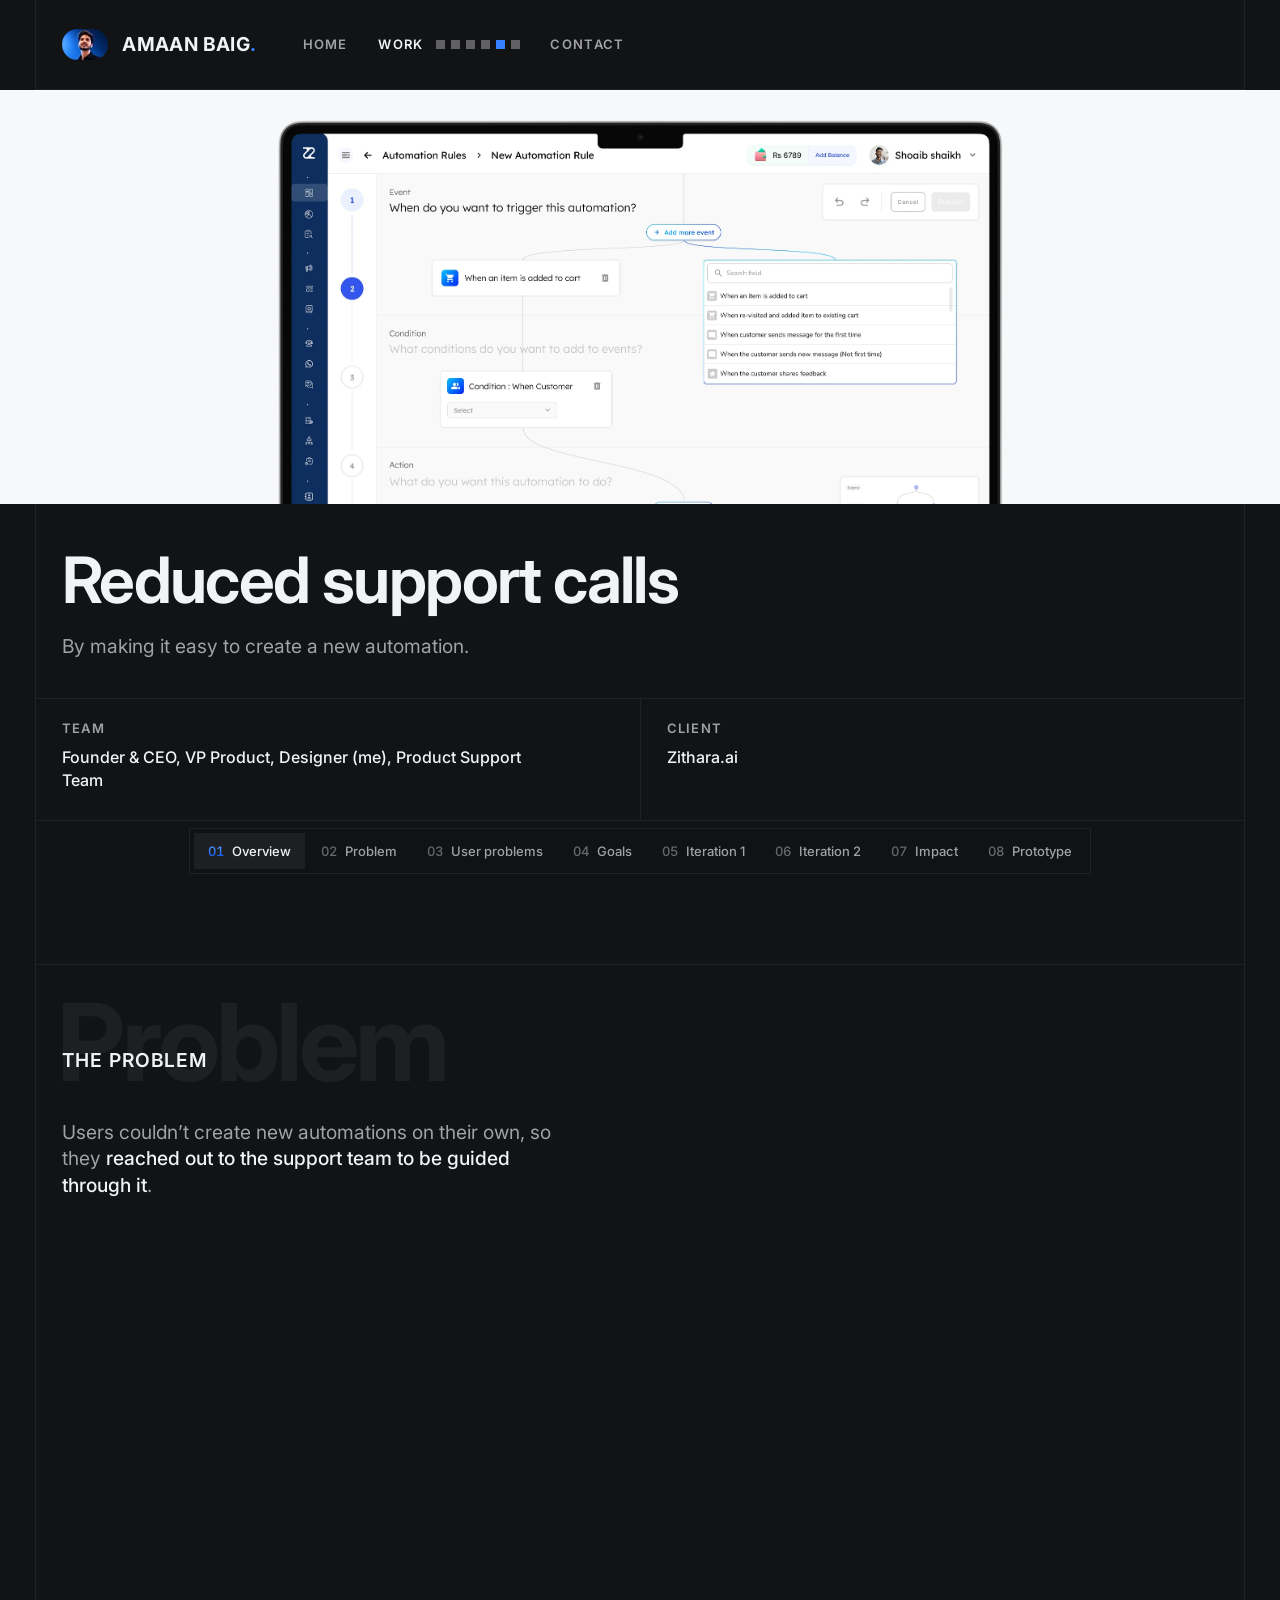
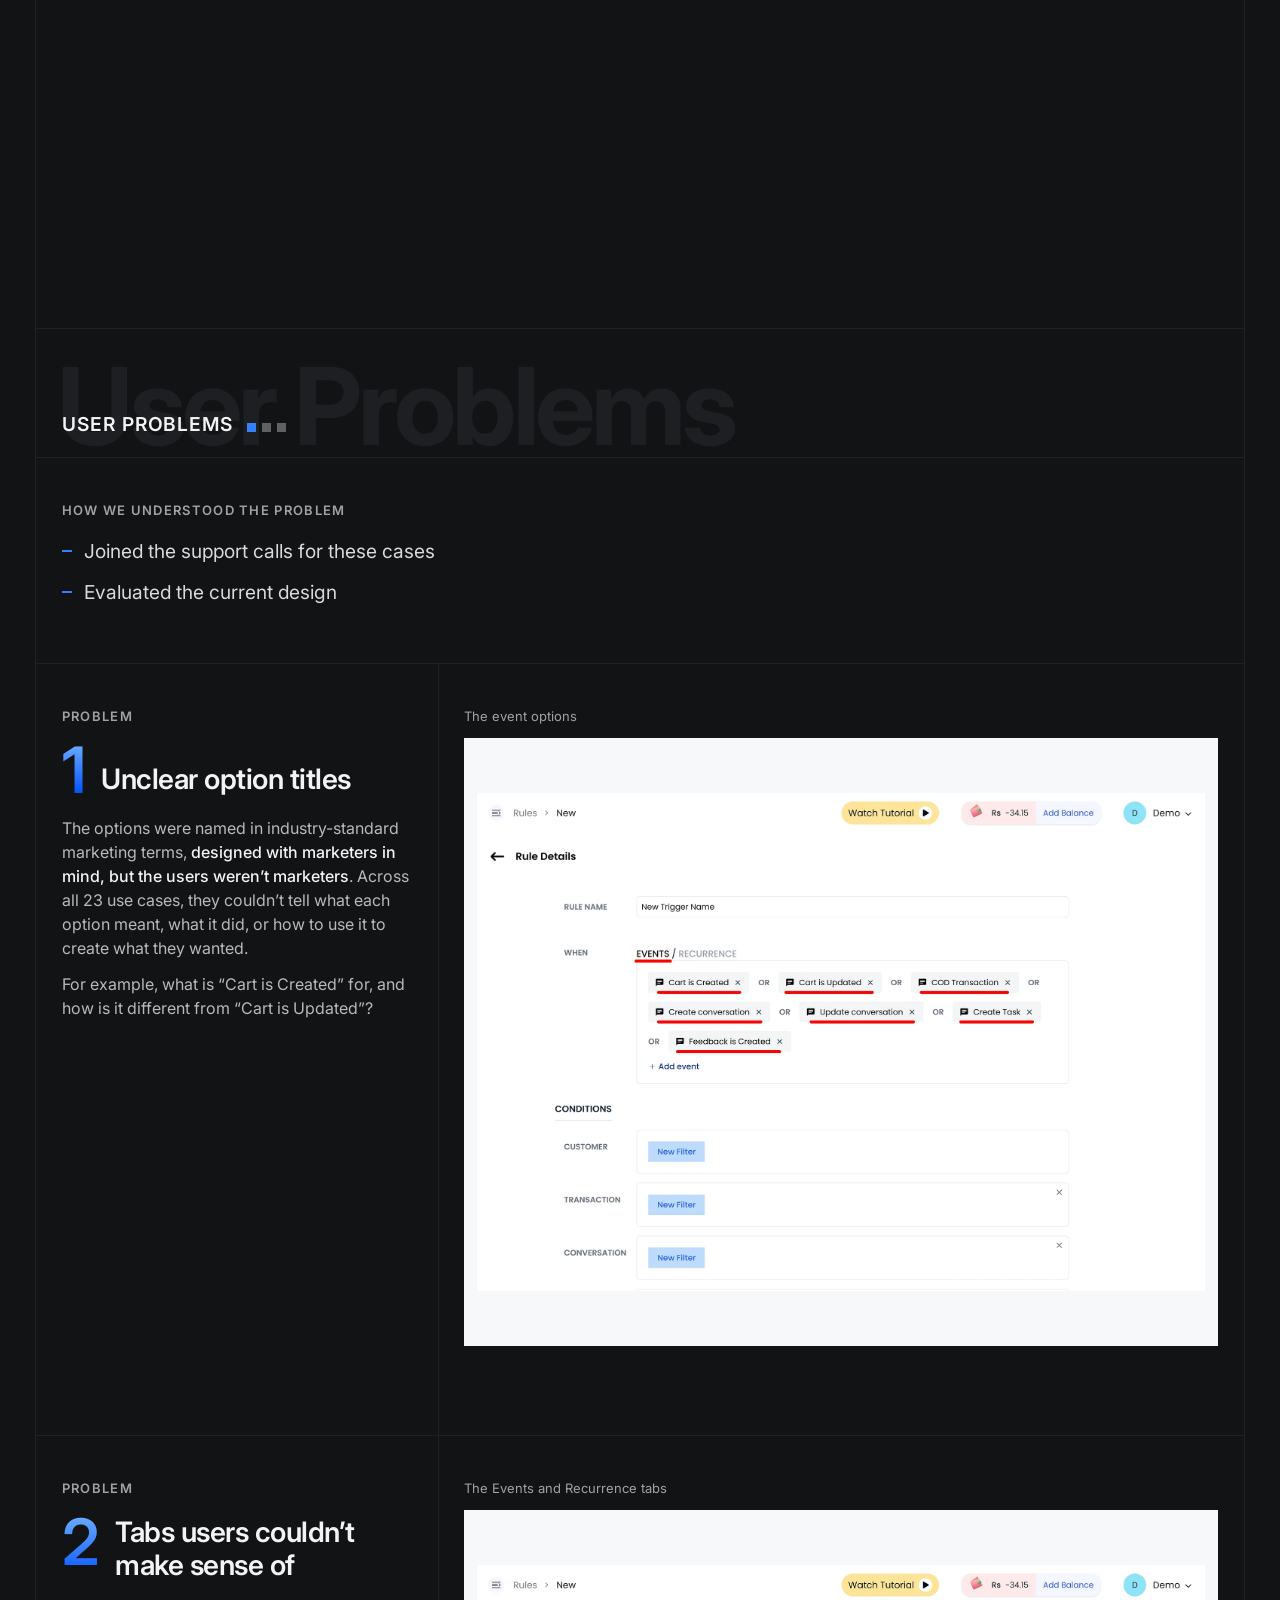
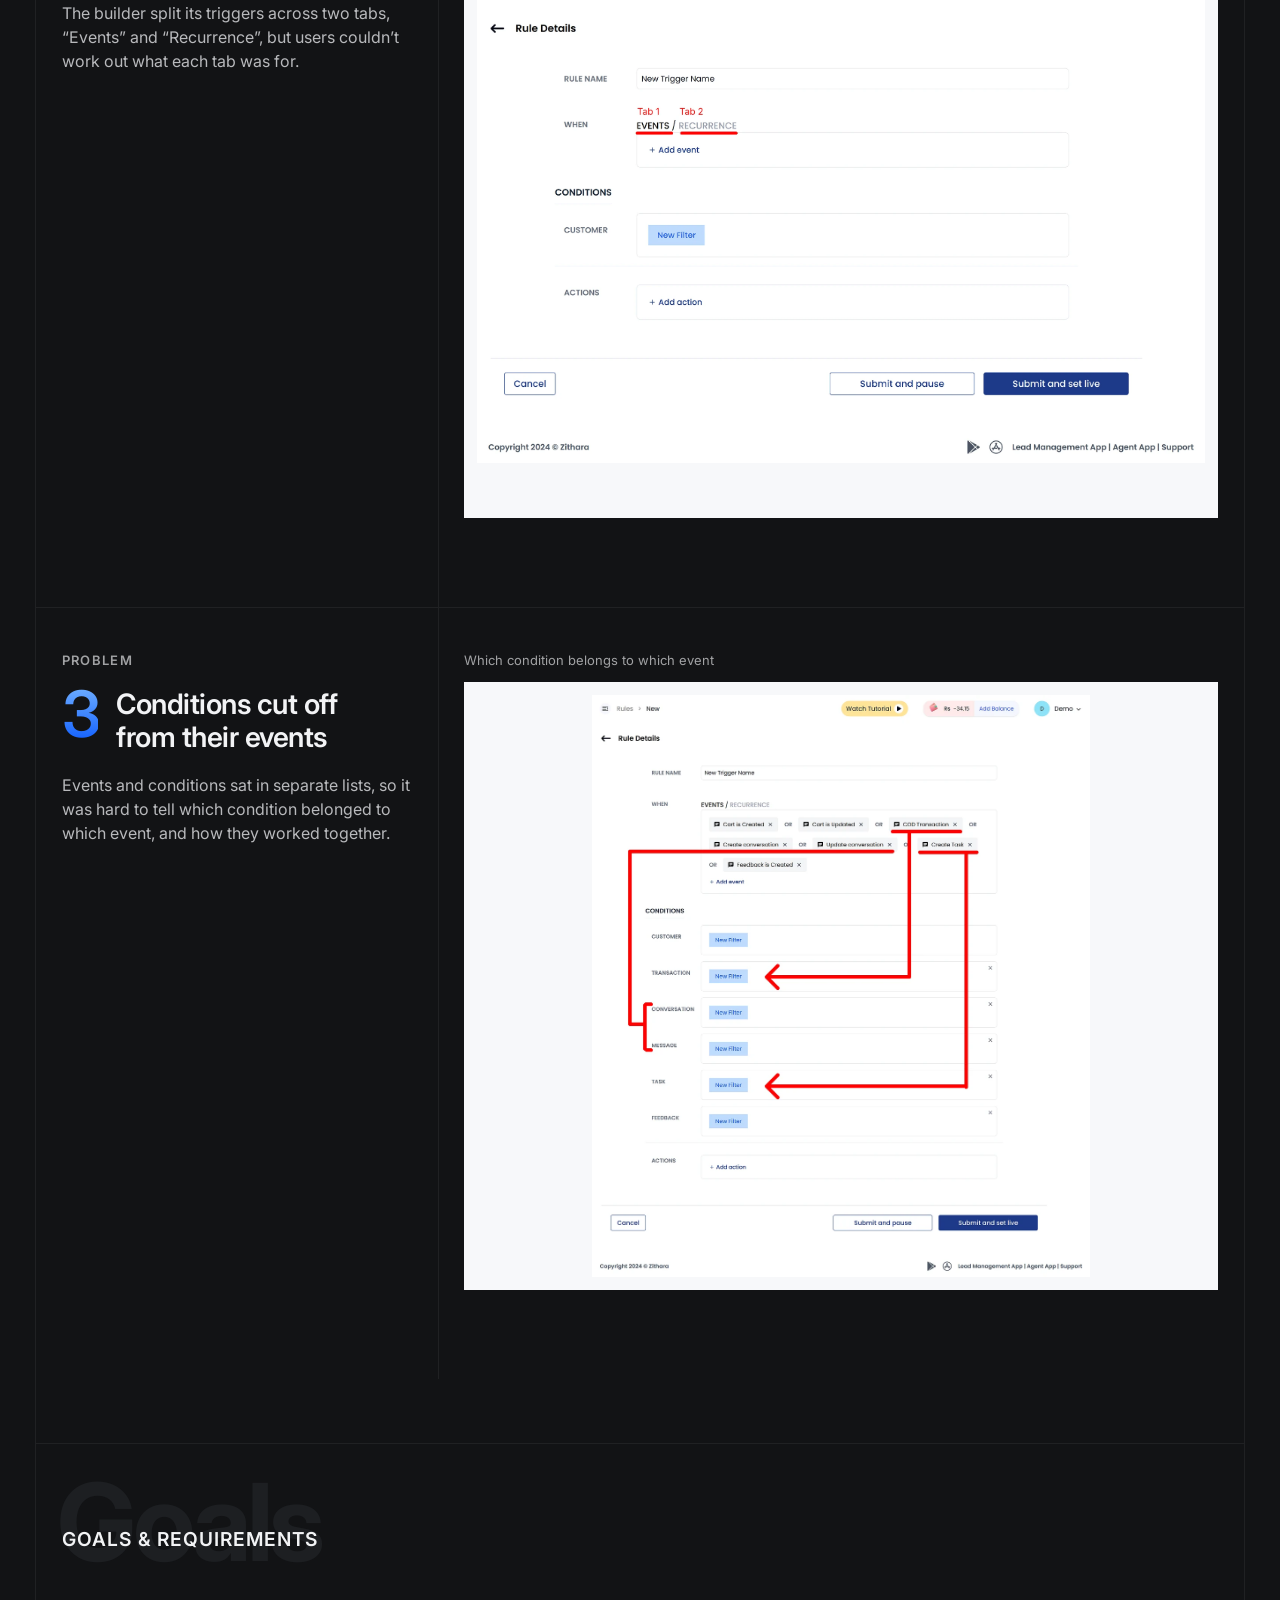
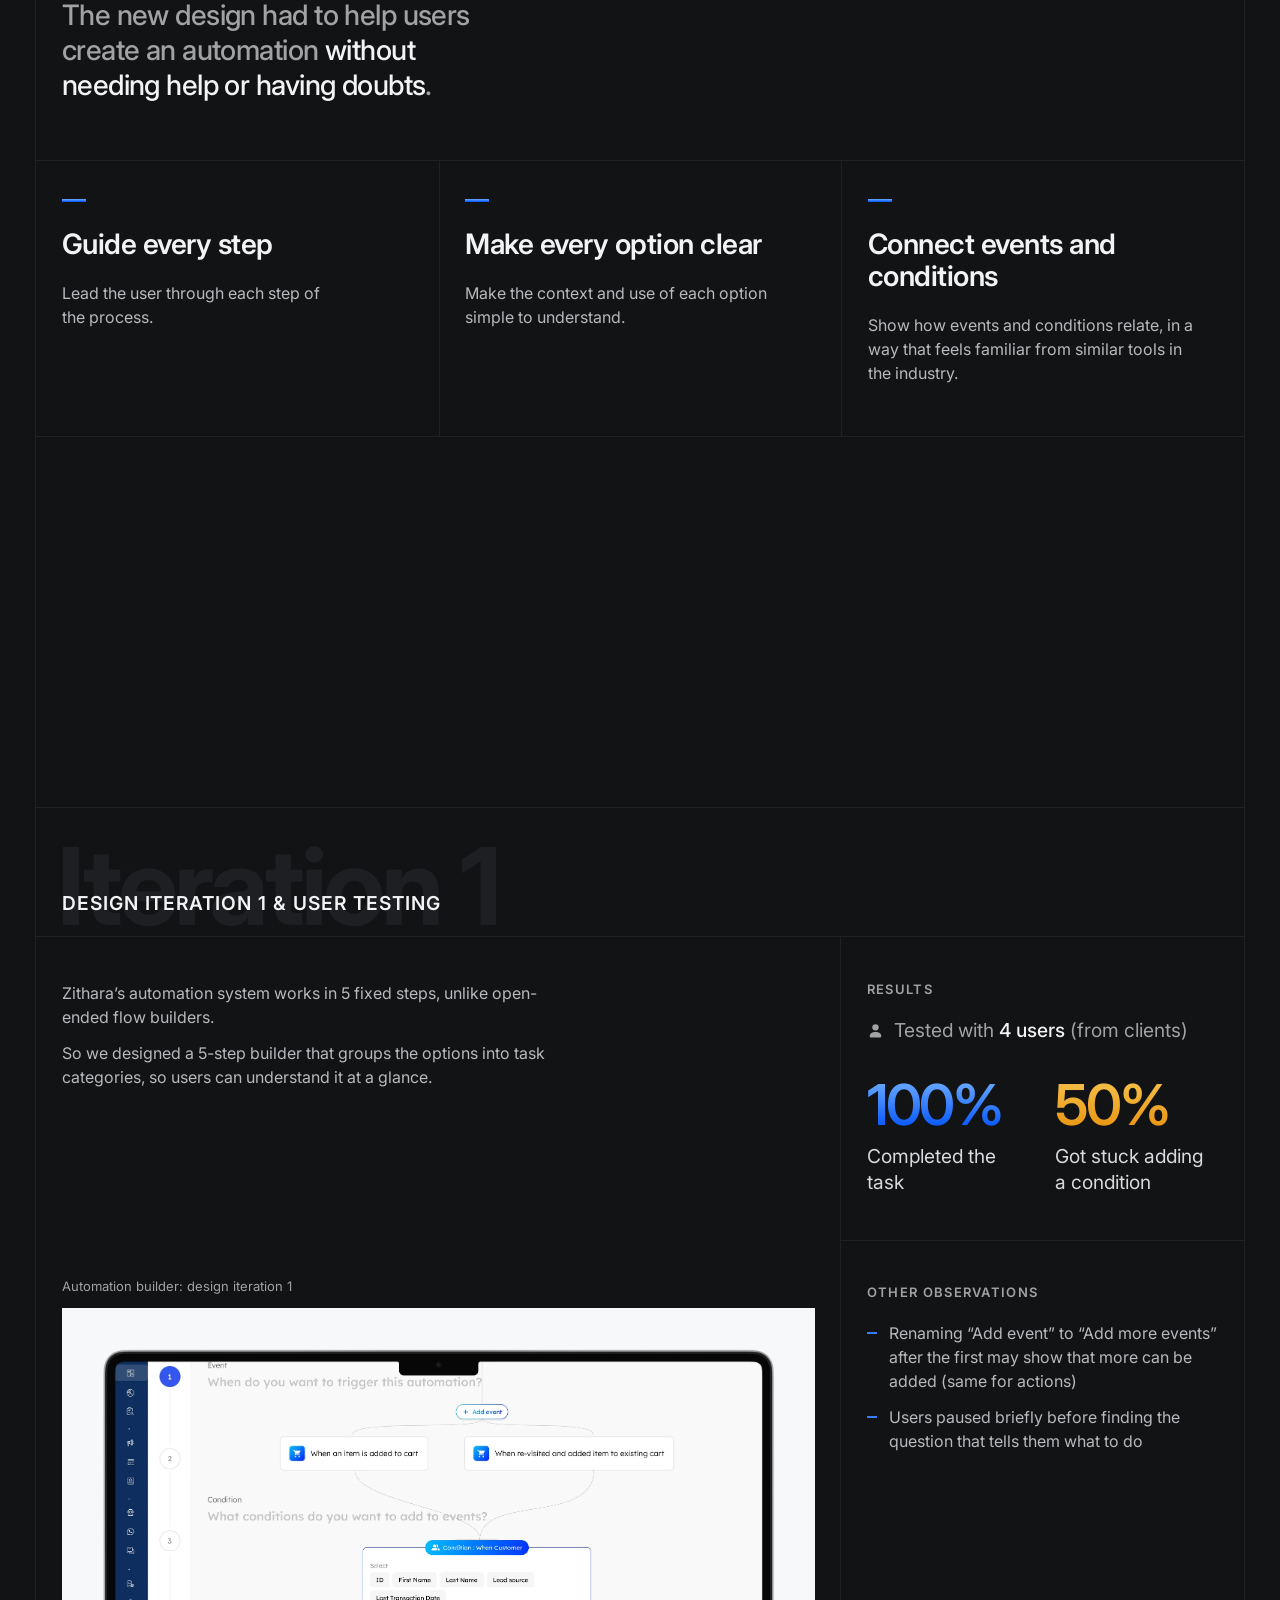
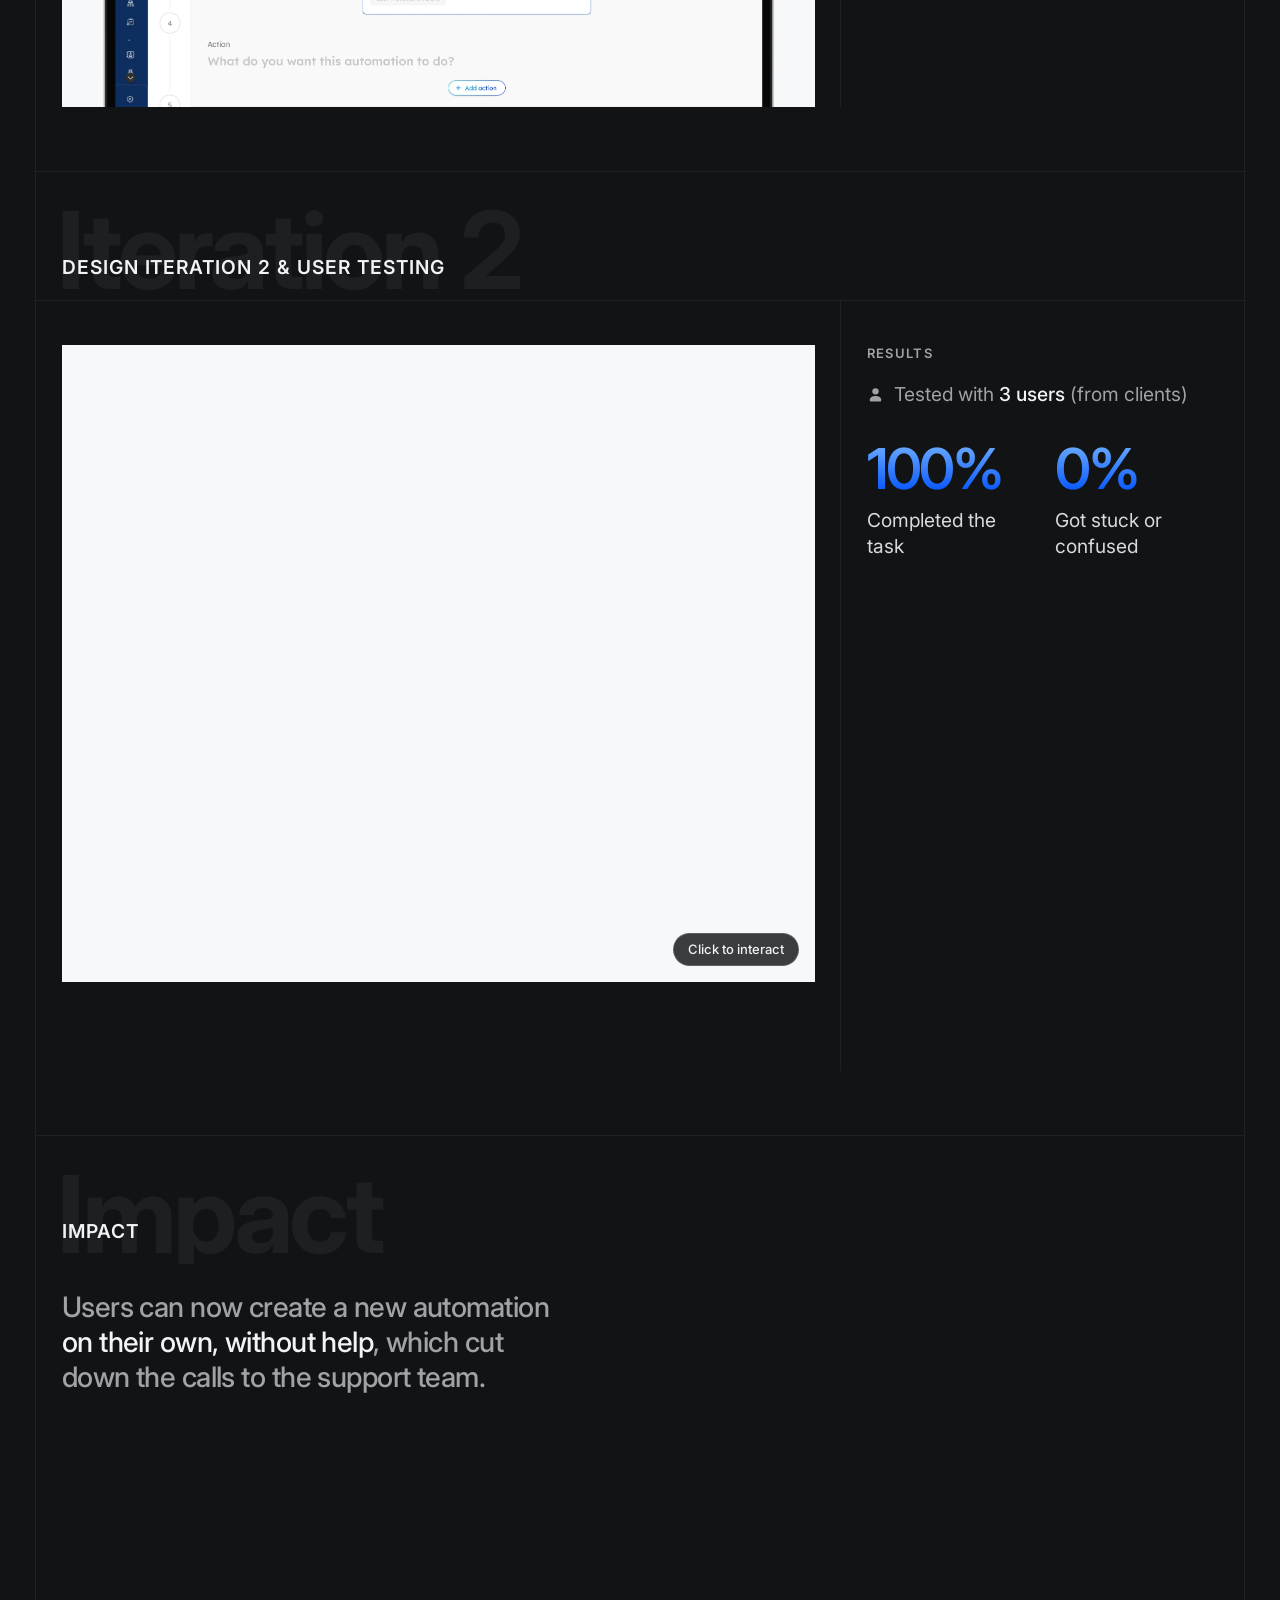
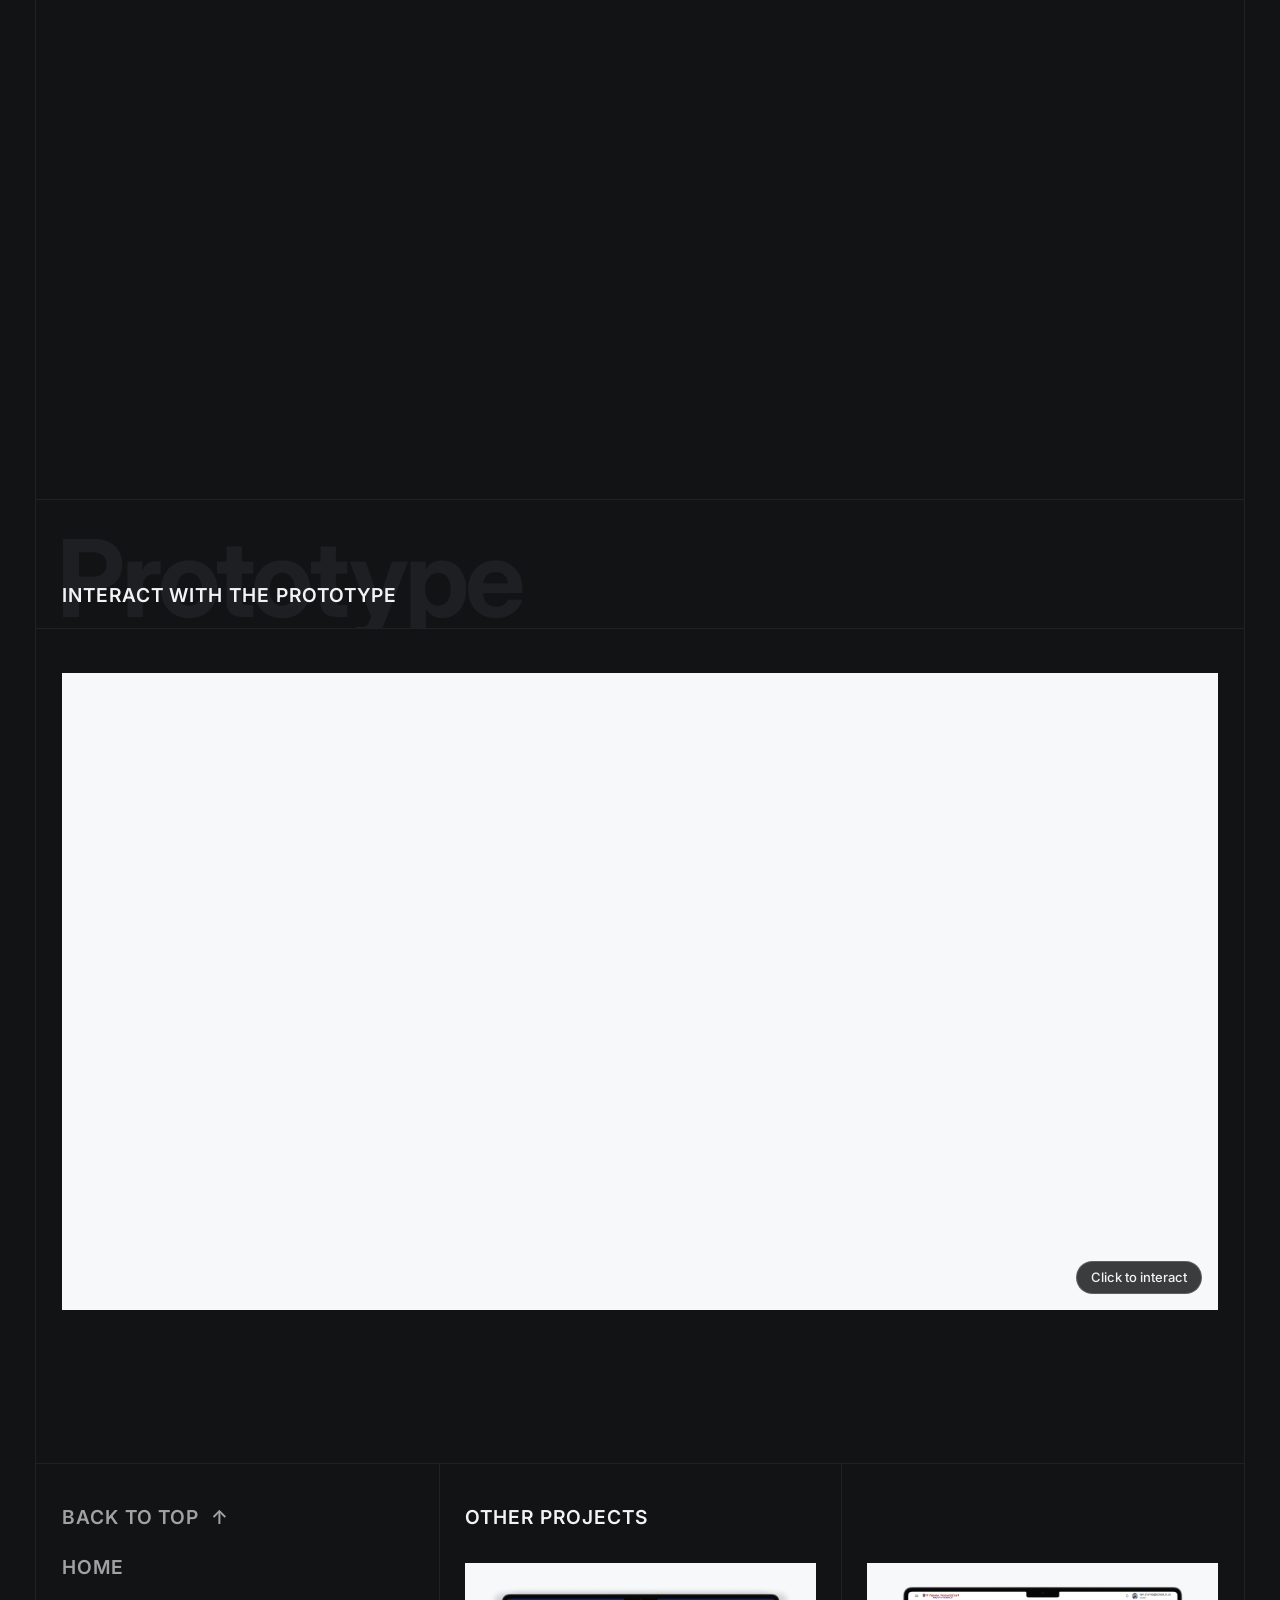
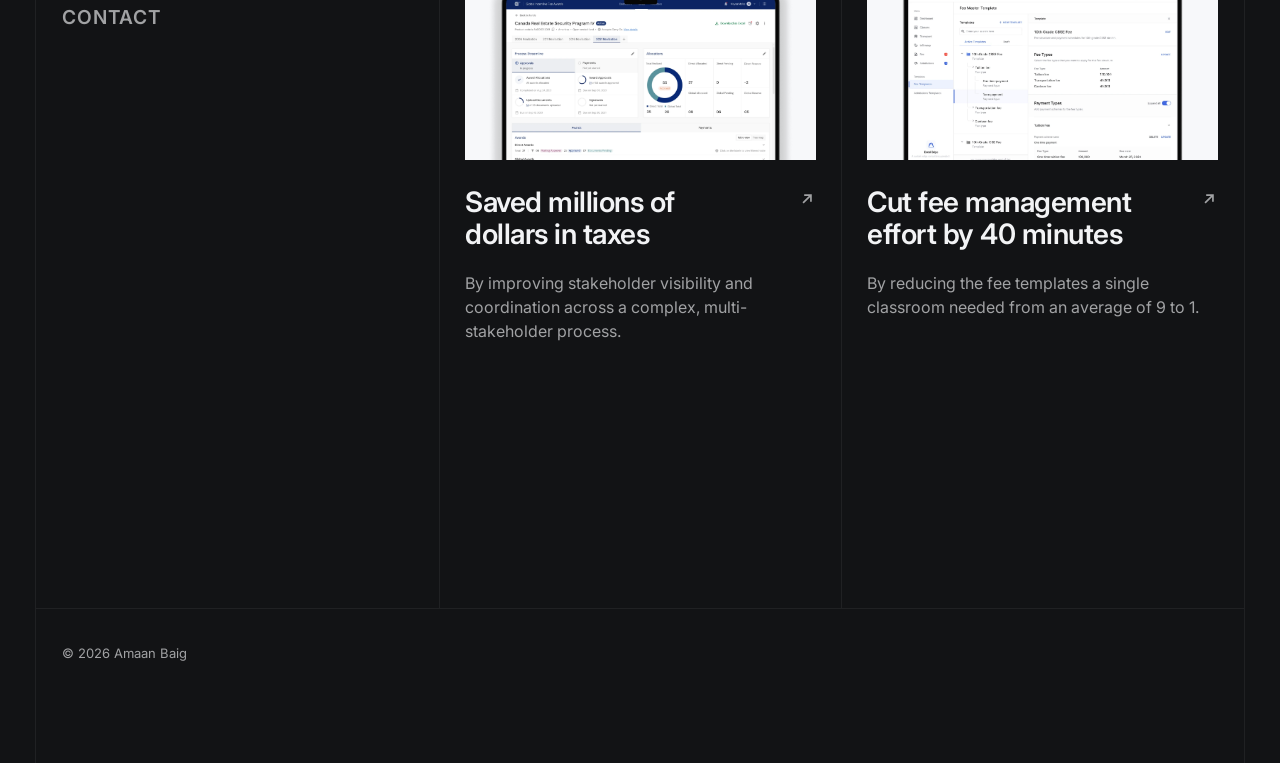
<file: case-studies/creating-automation/index.html>
<!doctype html>
<html lang="en">
<head>
  <meta charset="utf-8">
  <meta name="viewport" content="width=device-width, initial-scale=1">
  <title>Creating Automation · Case study</title>
  <link rel="icon" href="../../assets/favicon-64.png?v=3" type="image/png" sizes="64x64">
  <link rel="apple-touch-icon" href="../../assets/apple-touch-icon.png?v=3">
  <meta name="description" content="How making it easy to create a new automation reduced support calls.">
  <!-- the link preview when the page is shared: the hero as a 1200×630 card -->
  <meta property="og:type" content="website">
  <meta property="og:site_name" content="Amaan Baig">
  <meta property="og:title" content="Creating Automation · Case study">
  <meta property="og:description" content="How making it easy to create a new automation reduced support calls.">
  <meta property="og:url" content="https://amaanbaig.com/case-studies/creating-automation/">
  <meta property="og:image" content="https://amaanbaig.com/assets/og-image.jpg">
  <meta property="og:image:width" content="1200">
  <meta property="og:image:height" content="630">
  <meta property="og:image:alt" content="UX &amp; Product Designer: I make complicated software feel obvious. Amaan Baig's signature in blue light.">
  <meta name="twitter:card" content="summary_large_image">
  <link rel="preconnect" href="https://fonts.googleapis.com">
  <link rel="preconnect" href="https://fonts.gstatic.com" crossorigin>
  <link rel="stylesheet" href="https://fonts.googleapis.com/css2?family=Inter:ital,opsz,wght@0,14..32,100..900;1,14..32,100..900&display=swap">
  <link rel="stylesheet" href="../../styles.css?v=r55">
  <link rel="stylesheet" href="../case-study.css?v=r55">
  <script src="../case-study.js?v=r55" defer></script>
</head>
<body>
  <main class="page">
    <!-- Hero: screen, title, summary and project facts -->
    <section class="hero" id="overview" data-stop>
      <!-- the site header: opens the first screen, then floats (case-study.js) -->
      <div class="head-slot">
        <header class="site-head">
          <a class="logo" href="../../"><img class="logo-face" width="54" height="36" src="../../assets/avatar-2x.webp?v=3" srcset="../../assets/avatar-1x.webp?v=3 1x, ../../assets/avatar-2x.webp?v=3 2x, ../../assets/avatar-3x.webp?v=3 3x" alt="" decoding="async"><span class="logo-name">Amaan Baig<span>.</span></span></a>
          <nav class="site-nav" aria-label="Main"><a href="../../">Home</a><span class="nav-work"><a href="../../#work" aria-current="true">Work</a><span class="sq-row"><a class="sq" href="../../#ask-me-agent" aria-label="Case study 1, coming soon: Ask Me Agent"></a><a class="sq" href="../../#business-reporting-agent" aria-label="Case study 2, coming soon: Business Reporting Agent"></a><a class="sq" href="../../#gifa" aria-label="Case study 3: Saved millions of dollars in taxes"></a><a class="sq" href="../../#fee-management" aria-label="Case study 4: Cut fee management effort by 40 minutes"></a><a class="sq" href="../../#creating-automation" aria-label="Case study 5: Reduced support calls" aria-current="true"></a><a class="sq" href="../../#stamp" aria-label="Case study 6, coming soon: Reduced the compliance review effort with AI"></a></span></span><a href="../../#contact">Contact</a></nav>
        </header>
      </div>
      <div class="hero-shot">
        <!-- one laptop, centred and cut off by the bottom of the container -->
        <div class="hero-comp solo">
          <img class="hs-center" src="../../Creatingautomationcasestudyimages/Group%201321317990.webp" alt="The redesigned automation builder: five guided steps (event, condition, action, when), with events added from a searchable list" width="1793" height="1152" fetchpriority="high" decoding="async">
        </div>
      </div>
      <div class="hero-body">
        <h1>Reduced support calls</h1>
        <p class="lede">By making it easy to create a new automation.</p>
      </div>
      <dl class="facts">
        <div><dt>Team</dt><dd>Founder &amp; CEO, VP Product, Designer (me), Product Support Team</dd></div>
        <div><dt>Client</dt><dd>Zithara.ai</dd></div>
      </dl>
    </section>

    <!-- The problem: one statement -->
    <section class="panel problem" id="problem" aria-labelledby="problem-title" data-stop>
      <header class="sec-head">
        <span class="ghost" aria-hidden="true">Problem</span>
        <h2 class="sec-title" id="problem-title">The problem</h2>
      </header>
      <p class="lede">Users couldn’t create new automations on their own, so they <strong>reached out to the support team to be guided through it</strong>.</p>
    </section>

    <!-- User problems: how we found them, then the title stays pinned while each problem snaps into place -->
    <section class="panel solutions snap-sec" id="user-problems" aria-labelledby="user-problems-title" data-stop>
      <div class="pin">
        <header class="sec-head">
          <span class="ghost" aria-hidden="true">User Problems</span>
          <h2 class="sec-title" id="user-problems-title">User problems <span class="count" aria-hidden="true"></span></h2>
        </header>
      </div>

      <div class="up-intro">
        <span class="sol-label">How we understood the problem</span>
        <ul>
          <li>Joined the support calls for these cases</li>
          <li>Evaluated the current design</li>
        </ul>
      </div>

      <article class="sol-row vw" data-row data-stop>
        <div class="sol-problem">
          <span class="sol-label">Problem</span>
          <span class="num accent" aria-hidden="true">1</span>
          <h3>Unclear option titles</h3>
          <div class="sol-desc">
            <p>The options were named in industry-standard marketing terms, <strong>designed with marketers in mind, but the users weren’t marketers</strong>. Across all 23 use cases, they couldn’t tell what each option meant, what it did, or how to use it to create what they wanted.</p>
            <p>For example, what is “Cart is Created” for, and how is it different from “Cart is Updated”?</p>
          </div>
        </div>
        <figure class="sol-shot">
          <figcaption><span class="sol-cap">The event options</span></figcaption>
          <button type="button" class="shot sol-view" aria-label="Enlarge: The event options">
            <img class="on" src="../../Creatingautomationcasestudyimages/Events.webp" alt="The old builder’s event options, such as Cart is Created, Cart is Updated and COD Transaction, underlined as hard to tell apart" data-label="The event options" width="1932" height="1321" loading="lazy" decoding="async">
            <span class="zoom-ic" aria-hidden="true"><svg viewBox="0 0 16 16"><circle cx="7" cy="7" r="4.5"/><path d="M10.5 10.5 14 14M7 5v4M5 7h4"/></svg></span>
          </button>
        </figure>
      </article>

      <article class="sol-row vw" data-row data-stop>
        <div class="sol-problem">
          <span class="sol-label">Problem</span>
          <span class="num accent" aria-hidden="true">2</span>
          <h3>Tabs users couldn’t make sense of</h3>
          <div class="sol-desc">
            <p>The builder split its triggers across two tabs, “Events” and “Recurrence”, but users couldn’t work out what each tab was for.</p>
          </div>
        </div>
        <figure class="sol-shot">
          <figcaption><span class="sol-cap">The Events and Recurrence tabs</span></figcaption>
          <button type="button" class="shot sol-view" aria-label="Enlarge: The Events and Recurrence tabs">
            <img class="on" src="../../Creatingautomationcasestudyimages/Add%20Events%20screen.webp" alt="The old builder with its two tabs, Events and Recurrence, marked as tab 1 and tab 2" data-label="The Events and Recurrence tabs" width="1931" height="1321" loading="lazy" decoding="async">
            <span class="zoom-ic" aria-hidden="true"><svg viewBox="0 0 16 16"><circle cx="7" cy="7" r="4.5"/><path d="M10.5 10.5 14 14M7 5v4M5 7h4"/></svg></span>
          </button>
        </figure>
      </article>

      <article class="sol-row vw" data-row data-stop>
        <div class="sol-problem">
          <span class="sol-label">Problem</span>
          <span class="num accent" aria-hidden="true">3</span>
          <h3>Conditions cut off from their events</h3>
          <div class="sol-desc">
            <p>Events and conditions sat in separate lists, so it was hard to tell which condition belonged to which event, and how they worked together.</p>
          </div>
        </div>
        <figure class="sol-shot">
          <figcaption><span class="sol-cap">Which condition belongs to which event</span></figcaption>
          <button type="button" class="shot sol-view" aria-label="Enlarge: Which condition belongs to which event">
            <img class="on" src="../../Creatingautomationcasestudyimages/Add%20condition%20for%20selected%20events.webp" alt="Arrows from events to the condition sections they belong to, such as COD Transaction to Transaction and Create Task to Task, far apart on the page" data-label="Which condition belongs to which event" width="1130" height="1321" loading="lazy" decoding="async">
            <span class="zoom-ic" aria-hidden="true"><svg viewBox="0 0 16 16"><circle cx="7" cy="7" r="4.5"/><path d="M10.5 10.5 14 14M7 5v4M5 7h4"/></svg></span>
          </button>
        </figure>
      </article>
    </section>

    <!-- Goals: what the new design had to do, one per user problem -->
    <section class="panel impact goals" id="goals" aria-labelledby="goals-title" data-stop>
      <header class="sec-head">
        <span class="ghost" aria-hidden="true">Goals</span>
        <h2 class="sec-title" id="goals-title">Goals &amp; requirements</h2>
      </header>
      <p class="impact-lead">The new design had to help users create an automation <strong>without needing help or having doubts</strong>.</p>
      <div class="outcomes">
        <article class="outcome">
          <span class="tick" aria-hidden="true"></span>
          <h3>Guide every step</h3>
          <p>Lead the user through each step of the process.</p>
        </article>
        <article class="outcome">
          <span class="tick" aria-hidden="true"></span>
          <h3>Make every option clear</h3>
          <p>Make the context and use of each option simple to understand.</p>
        </article>
        <article class="outcome">
          <span class="tick" aria-hidden="true"></span>
          <h3>Connect events and conditions</h3>
          <p>Show how events and conditions relate, in a way that feels familiar from similar tools in the industry.</p>
        </article>
      </div>
    </section>

    <!-- Design iteration 1: the idea and the screen on the left; test results and observations on the right -->
    <section class="panel iter one-screen" id="iteration-1" aria-labelledby="iteration-1-title" data-stop>
      <header class="sec-head">
        <span class="ghost" aria-hidden="true">Iteration 1</span>
        <h2 class="sec-title" id="iteration-1-title">Design iteration 1 &amp; user testing</h2>
      </header>
      <div class="it-grid">
        <div class="it-main flush">
          <div class="it-text">
            <p>Zithara’s automation system works in 5 fixed steps, unlike open-ended flow builders.</p>
            <p>So we designed a 5-step builder that groups the options into task categories, so users can understand it at a glance.</p>
          </div>
          <figure class="ch-fig it-shot">
            <figcaption>Automation builder: design iteration 1</figcaption>
            <button type="button" class="zoom bleed-b" aria-label="Enlarge: Automation builder, design iteration 1">
              <img src="../../Creatingautomationcasestudyimages/Automation%20Builder%20-%20Design%20Iteration%201.webp" alt="Design iteration 1: the automation builder in 5 steps, with two events added and a customer condition below them" width="1793" height="957" loading="lazy" decoding="async">
              <span class="zoom-ic" aria-hidden="true"><svg viewBox="0 0 16 16"><circle cx="7" cy="7" r="4.5"/><path d="M10.5 10.5 14 14M7 5v4M5 7h4"/></svg></span>
            </button>
          </figure>
        </div>
        <div class="it-side">
          <div class="it-cell">
            <span class="sol-label">Results</span>
            <p class="tested"><span class="persona-ic" aria-hidden="true"></span>Tested with <strong>4 users</strong> (from clients)</p>
            <div class="stats">
              <div class="stat"><span class="stat-num">100%</span><span class="stat-text">Completed the task</span></div>
              <div class="stat warn"><span class="stat-num">50%</span><span class="stat-text">Got stuck adding a condition</span></div>
            </div>
          </div>
          <div class="it-cell">
            <span class="sol-label">Other observations</span>
            <ul class="bullets small">
            <li>Renaming “Add event” to “Add more events” after the first may show that more can be added (same for actions)</li>
            <li>Users paused briefly before finding the question that tells them what to do</li>
            </ul>
          </div>
        </div>
      </div>
    </section>

    <!-- Design iteration 2: the screen on the left; test results on the right -->
    <section class="panel iter one-screen" id="iteration-2" aria-labelledby="iteration-2-title" data-stop>
      <header class="sec-head">
        <span class="ghost" aria-hidden="true">Iteration 2</span>
        <h2 class="sec-title" id="iteration-2-title">Design iteration 2 &amp; user testing</h2>
      </header>
      <div class="it-grid">
        <div class="it-main">
          <figure class="ch-fig it-shot">
            <div class="zoom live">
              <iframe src="https://www.loom.com/embed/16b614e1085d4ac1a0d1ff7add173a8c?hideEmbedTopBar=true" title="Design iteration 2: video walkthrough" loading="lazy" allow="autoplay; fullscreen; picture-in-picture" allowfullscreen></iframe>
            </div>
          </figure>
        </div>
        <div class="it-side">
          <div class="it-cell">
            <span class="sol-label">Results</span>
            <p class="tested"><span class="persona-ic" aria-hidden="true"></span>Tested with <strong>3 users</strong> (from clients)</p>
            <div class="stats">
              <div class="stat"><span class="stat-num">100%</span><span class="stat-text">Completed the task</span></div>
              <div class="stat"><span class="stat-num">0%</span><span class="stat-text">Got stuck or confused</span></div>
            </div>
          </div>
        </div>
      </div>
    </section>

    <!-- Project impact: the overall outcome, one screen -->
    <section class="panel impact" id="impact" aria-labelledby="impact-title" data-stop>
      <header class="sec-head">
        <span class="ghost" aria-hidden="true">Impact</span>
        <h2 class="sec-title" id="impact-title">Impact</h2>
      </header>
      <p class="impact-lead">Users can now create a new automation <strong>on their own, without help</strong>, which cut down the calls to the support team.</p>
    </section>

    <!-- Prototype: one frame filling the screen below the section title -->
    <section class="panel prototype one-screen" id="prototype" aria-labelledby="prototype-title" data-stop>
      <header class="sec-head">
        <span class="ghost" aria-hidden="true">Prototype</span>
        <h2 class="sec-title" id="prototype-title">Interact with the prototype</h2>
      </header>
      <div class="wide-shot">
        <figure class="ch-fig">
          <div class="zoom live">
            <iframe src="https://www.figma.com/embed?embed_host=share&amp;url=https%3A%2F%2Fwww.figma.com%2Fproto%2Fr6yeTTgNU7fB7CUYnoVq4T%2FZithara-Designs%3Fnode-id%3D643-57923%26page-id%3D643%253A57274%26scaling%3Dcontain%26starting-point-node-id%3D643%253A57923" title="Creating Automation: interactive Figma prototype" loading="lazy" allow="clipboard-write; fullscreen" allowfullscreen></iframe>
          </div>
        </figure>
      </div>
    </section>

    <!-- Site footer: links, other projects, copyright -->
    <footer class="site-foot" data-stop>
      <div class="sf-main">
        <nav class="sf-links" aria-label="Footer">
          <a href="#overview" class="to-top">Back to top <span aria-hidden="true">↑</span></a>
          <a href="../../">Home</a>
          <a href="../../#contact">Contact</a>
        </nav>
        <section class="sf-projects" aria-labelledby="op-title">
          <h2 class="sf-head" id="op-title">Other projects</h2>
          <a class="op-card" href="../global-incentive-fee-awards/">
            <div class="shot op-gifa"><img src="../../GIFAcasestudyimages/GIFAherocenter.webp" alt="" loading="lazy" decoding="async"></div>
            <div class="op-title"><h3>Saved millions of dollars in taxes</h3><svg class="op-arrow" viewBox="0 0 16 16" aria-hidden="true"><path d="M4.5 11.5l7-7M5.5 4.5h6v6"/></svg></div>
            <p>By improving stakeholder visibility and coordination across a complex, multi-stakeholder process.</p>
          </a>
          <a class="op-card" href="../fee-management/">
            <div class="shot op-fee"><img src="../../Feemanagementcasestudyimages/Heroleft.webp" alt="" loading="lazy" decoding="async"></div>
            <div class="op-title"><h3>Cut fee management effort by 40 minutes</h3><svg class="op-arrow" viewBox="0 0 16 16" aria-hidden="true"><path d="M4.5 11.5l7-7M5.5 4.5h6v6"/></svg></div>
            <p>By reducing the fee templates a single classroom needed from an average of 9&nbsp;to&nbsp;1.</p>
          </a>
        </section>
      </div>
      <p class="sf-copy">© 2026 Amaan Baig</p>
    </footer>
  </main>

  <!-- Image viewer: opens from any enlargeable image, steps through the images in that section -->
  <div class="lightbox" role="dialog" aria-modal="true" aria-label="Image viewer" hidden>
    <div class="lb-bar">
      <p class="lb-label"><span class="lb-title"></span> <span class="lb-count"></span></p>
      <button type="button" class="ds-arrow lb-close" aria-label="Close"><svg viewBox="0 0 16 16" aria-hidden="true"><path d="M3.5 3.5l9 9M12.5 3.5l-9 9"/></svg></button>
    </div>
    <div class="lb-stage">
      <button type="button" class="ds-arrow lb-prev" aria-label="Previous image"><svg viewBox="0 0 16 16" aria-hidden="true"><path d="M13 8H3M7 4 3 8l4 4"/></svg></button>
      <figure class="lb-frame"><img class="lb-img" alt=""></figure>
      <button type="button" class="ds-arrow lb-next" aria-label="Next image"><svg viewBox="0 0 16 16" aria-hidden="true"><path d="M3 8h10M9 4l4 4-4 4"/></svg></button>
    </div>
  </div>

  <!-- Section index -->
  <nav class="index" aria-label="Case study sections">
    <a href="#overview"><span>01</span> Overview</a>
    <a href="#problem"><span>02</span> Problem</a>
    <a href="#user-problems"><span>03</span> User problems</a>
    <a href="#goals"><span>04</span> Goals</a>
    <a href="#iteration-1"><span>05</span> Iteration 1</a>
    <a href="#iteration-2"><span>06</span> Iteration 2</a>
    <a href="#impact"><span>07</span> Impact</a>
    <a href="#prototype"><span>08</span> Prototype</a>
  </nav>
  <script src="../../site-menu.js?v=r55" defer></script>
  <script src="../../work-menu.js?v=r55" defer></script>
</body>
</html>
</file>
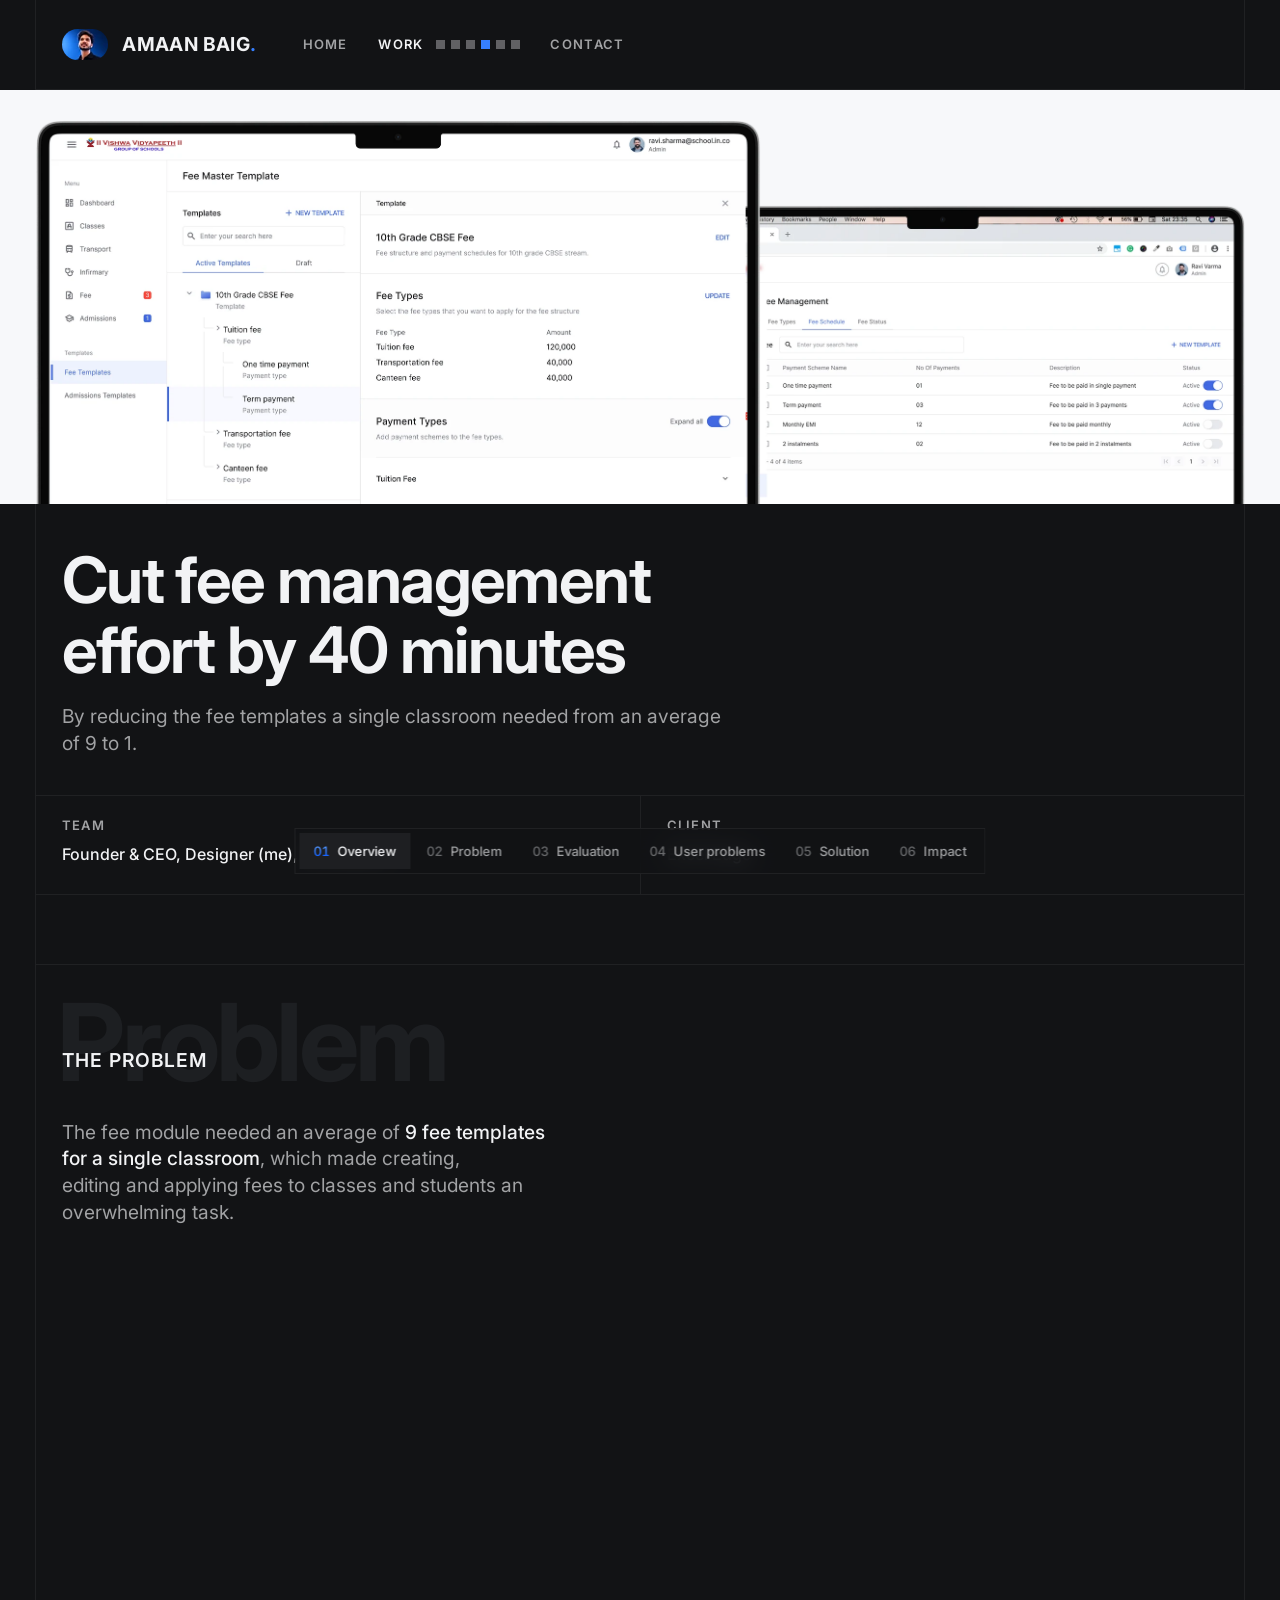
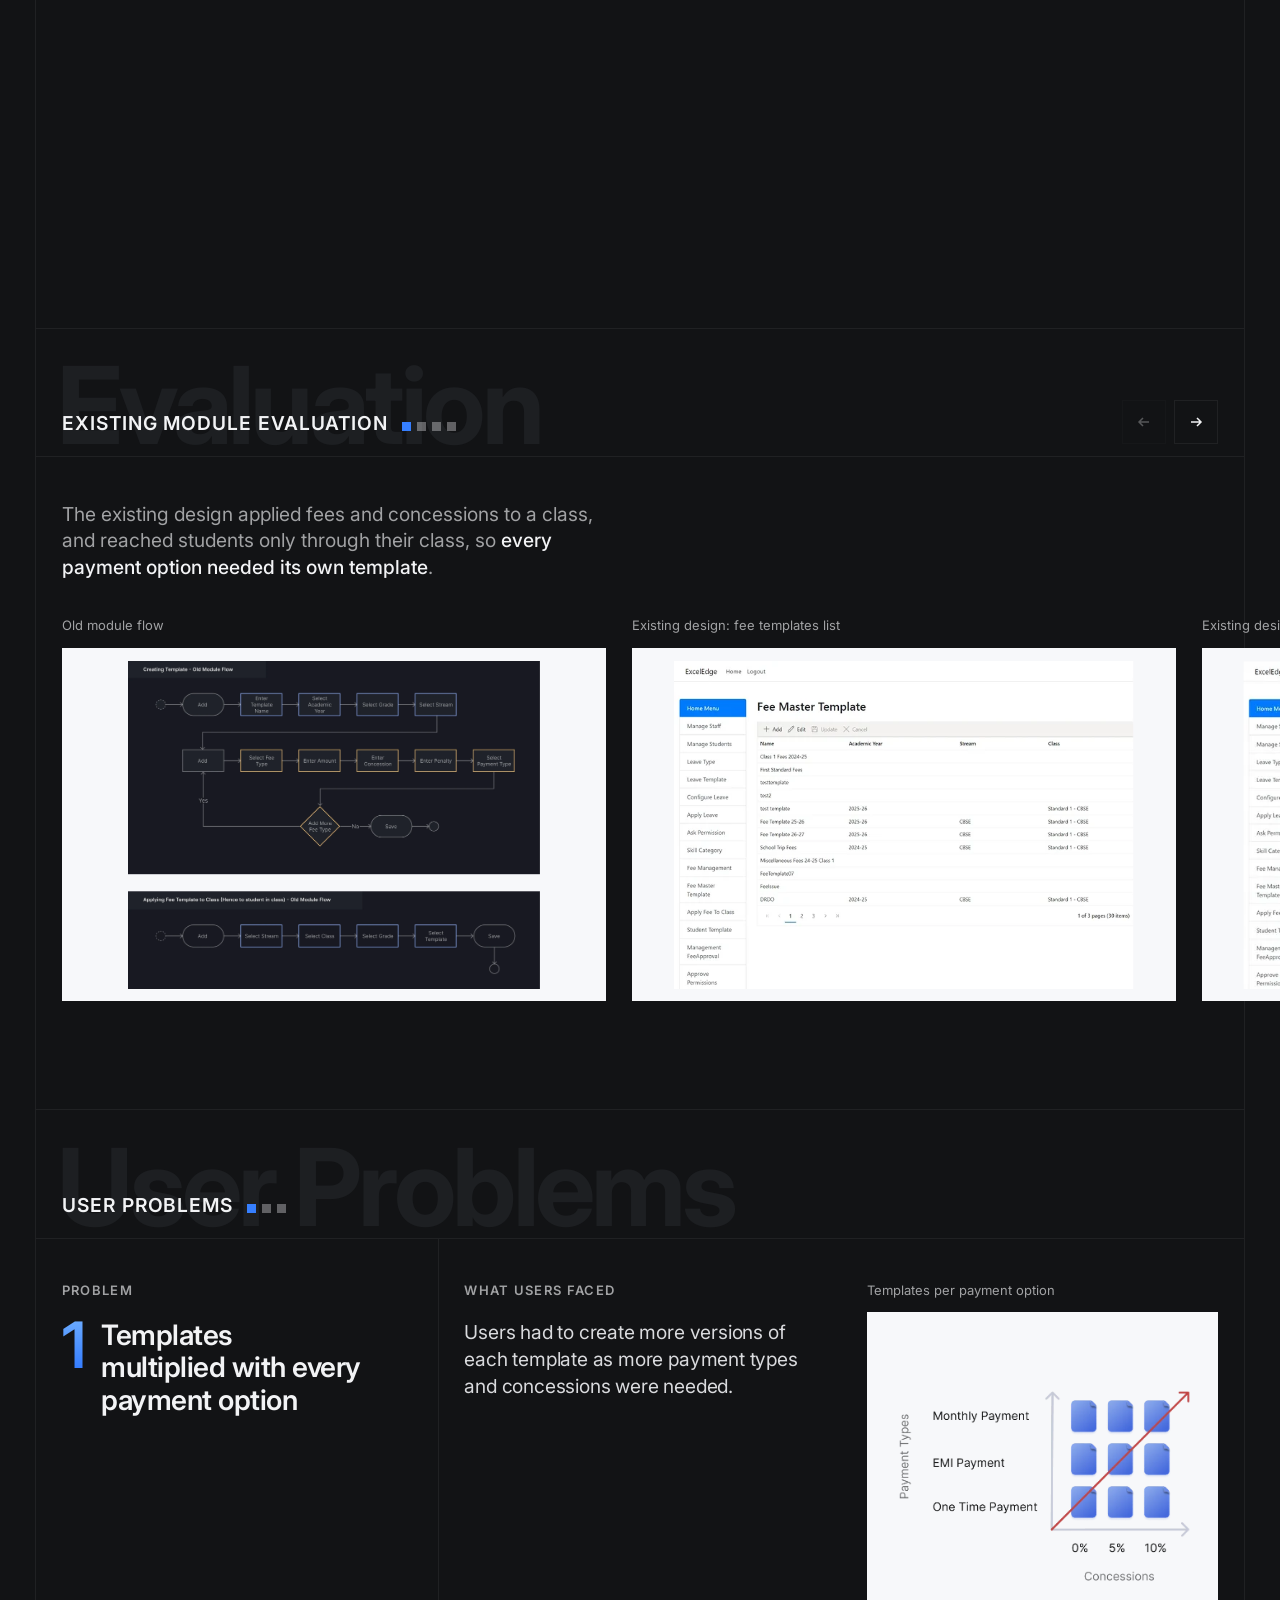
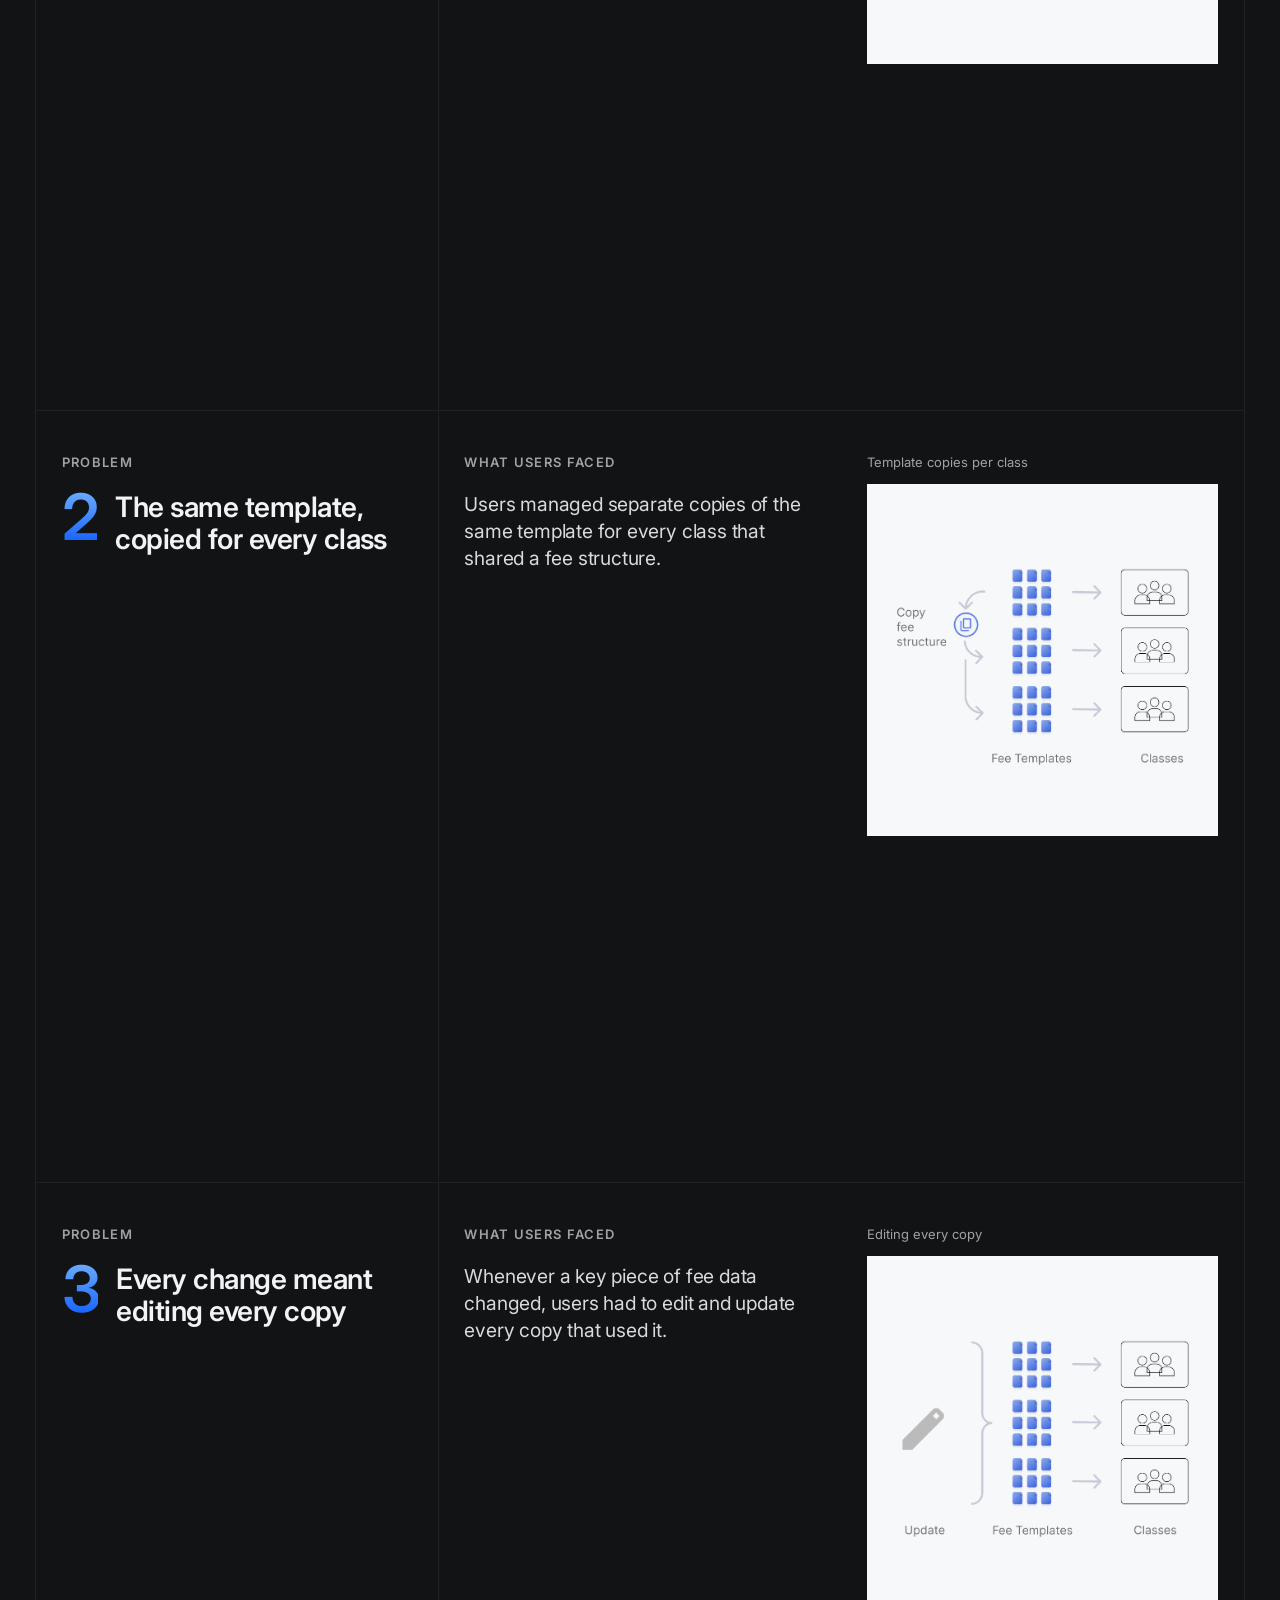
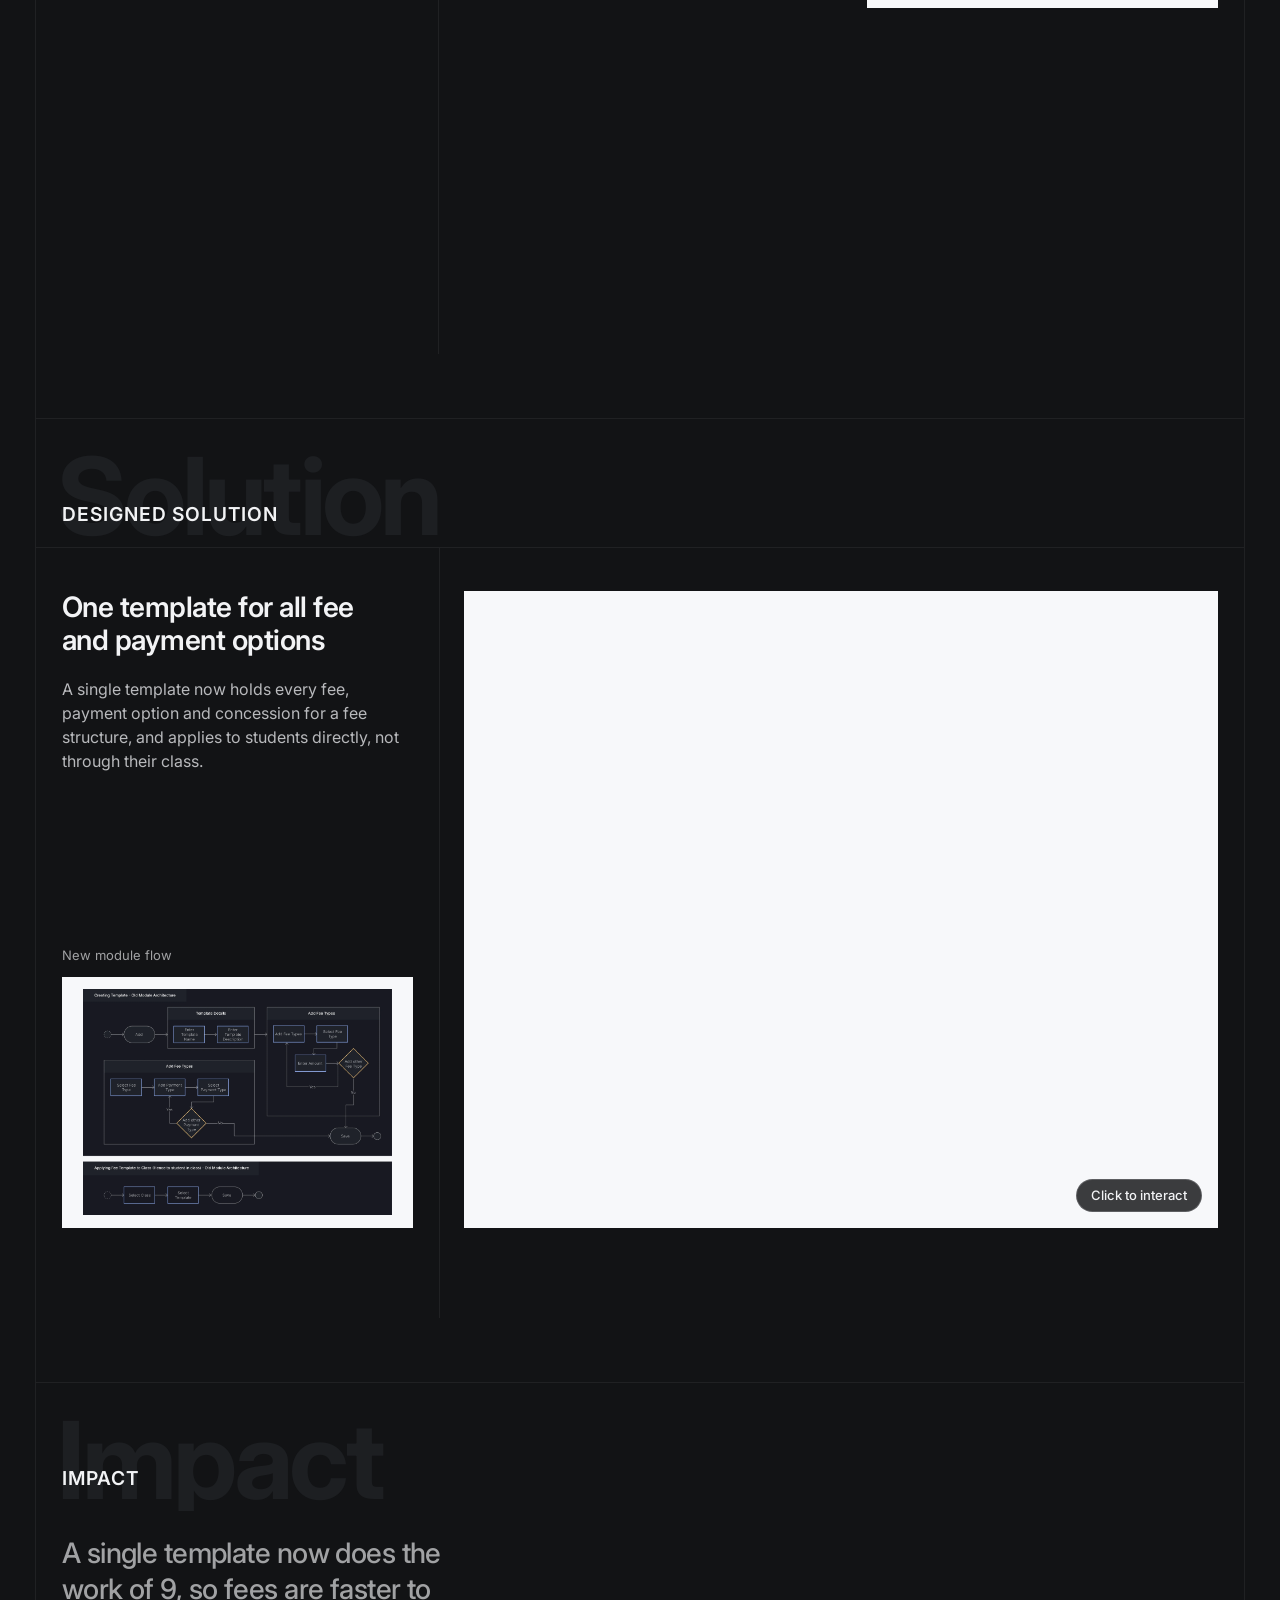
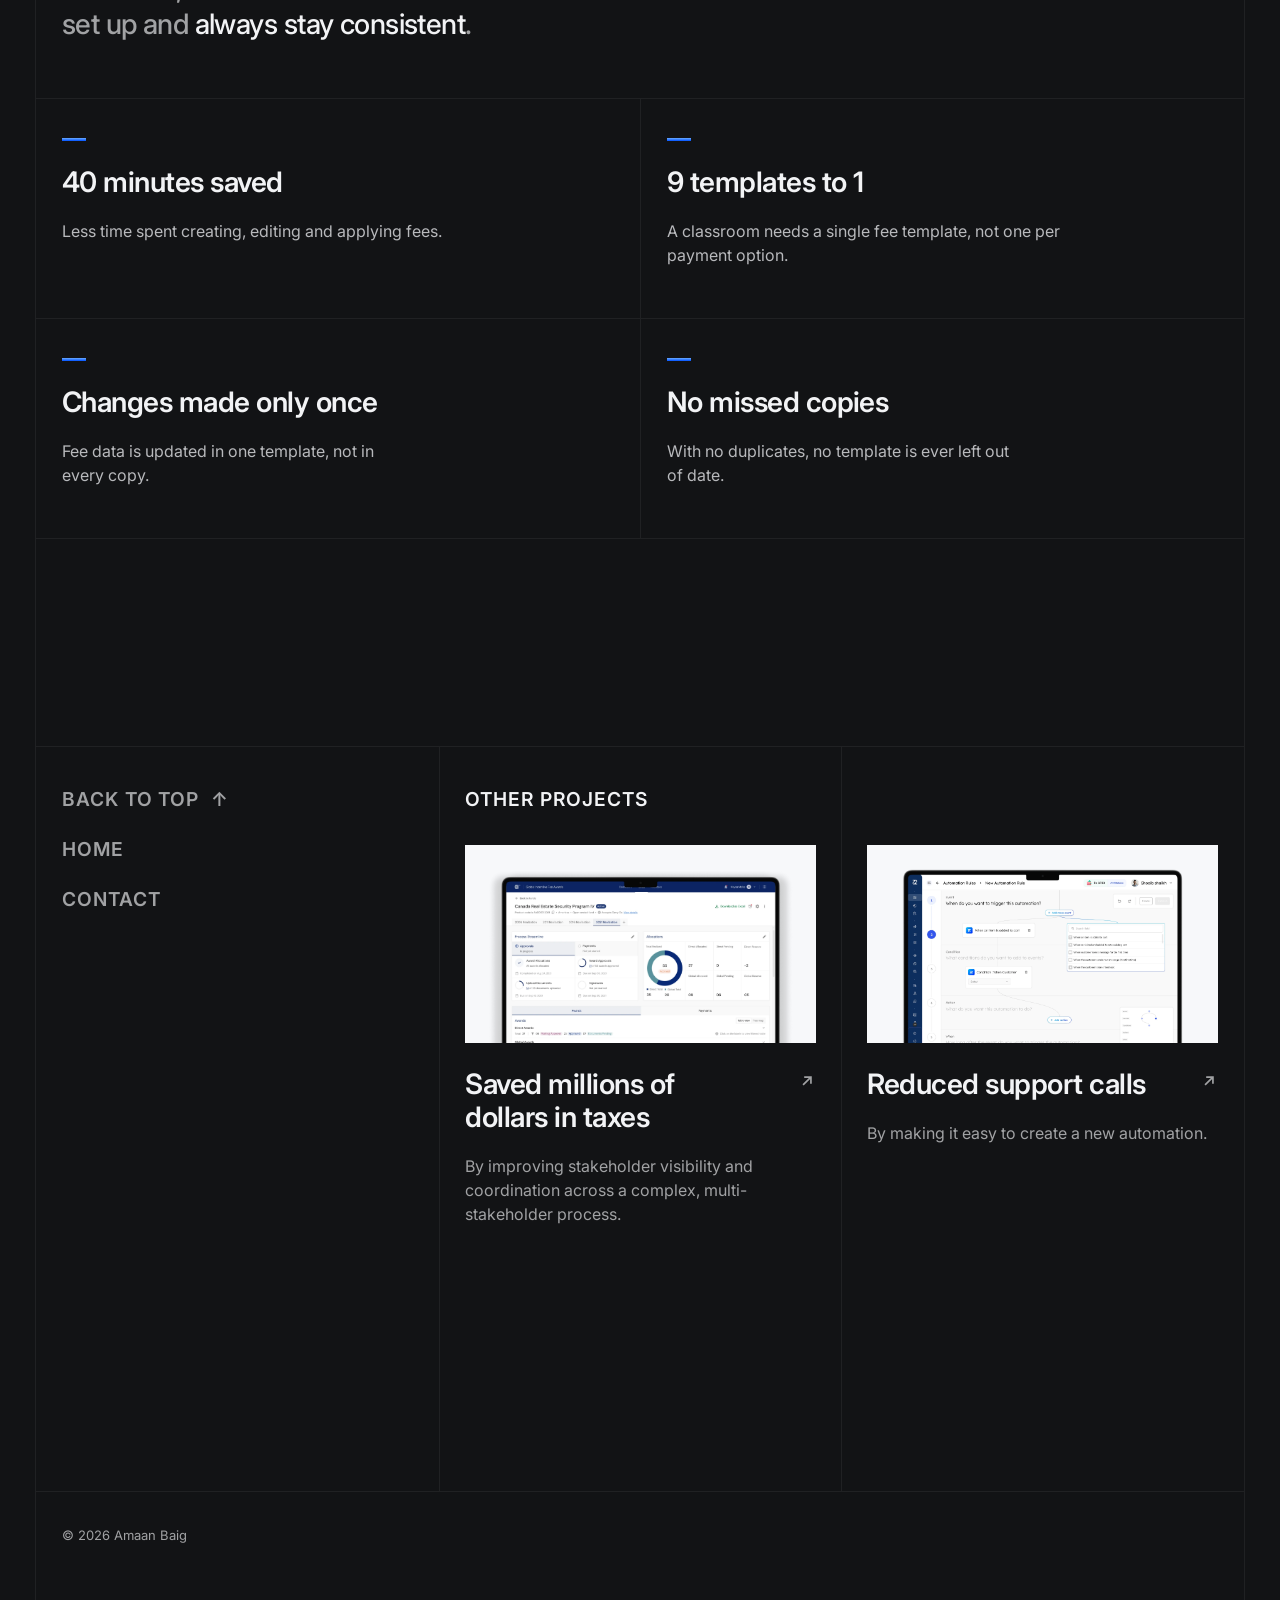
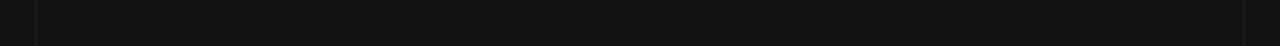
<file: case-studies/fee-management/index.html>
<!doctype html>
<html lang="en">
<head>
  <meta charset="utf-8">
  <meta name="viewport" content="width=device-width, initial-scale=1">
  <title>Fee Management · Case study</title>
  <link rel="icon" href="../../assets/favicon-64.png?v=3" type="image/png" sizes="64x64">
  <link rel="apple-touch-icon" href="../../assets/apple-touch-icon.png?v=3">
  <meta name="description" content="How cutting the fee templates a classroom needed from 9 to 1 reduced fee management effort by 40 minutes.">
  <!-- the link preview when the page is shared: the hero as a 1200×630 card -->
  <meta property="og:type" content="website">
  <meta property="og:site_name" content="Amaan Baig">
  <meta property="og:title" content="Fee Management · Case study">
  <meta property="og:description" content="How cutting the fee templates a classroom needed from 9 to 1 reduced fee management effort by 40 minutes.">
  <meta property="og:url" content="https://amaanbaig.com/case-studies/fee-management/">
  <meta property="og:image" content="https://amaanbaig.com/assets/og-image.jpg">
  <meta property="og:image:width" content="1200">
  <meta property="og:image:height" content="630">
  <meta property="og:image:alt" content="UX &amp; Product Designer: I make complicated software feel obvious. Amaan Baig's signature in blue light.">
  <meta name="twitter:card" content="summary_large_image">
  <link rel="preconnect" href="https://fonts.googleapis.com">
  <link rel="preconnect" href="https://fonts.gstatic.com" crossorigin>
  <link rel="stylesheet" href="https://fonts.googleapis.com/css2?family=Inter:ital,opsz,wght@0,14..32,100..900;1,14..32,100..900&display=swap">
  <link rel="stylesheet" href="../../styles.css?v=r55">
  <link rel="stylesheet" href="../case-study.css?v=r55">
  <script src="../case-study.js?v=r55" defer></script>
</head>
<body>
  <main class="page">
    <!-- Hero: screen, title, summary and project facts -->
    <section class="hero" id="overview" data-stop>
      <!-- the site header: opens the first screen, then floats (case-study.js) -->
      <div class="head-slot">
        <header class="site-head">
          <a class="logo" href="../../"><img class="logo-face" width="54" height="36" src="../../assets/avatar-2x.webp?v=3" srcset="../../assets/avatar-1x.webp?v=3 1x, ../../assets/avatar-2x.webp?v=3 2x, ../../assets/avatar-3x.webp?v=3 3x" alt="" decoding="async"><span class="logo-name">Amaan Baig<span>.</span></span></a>
          <nav class="site-nav" aria-label="Main"><a href="../../">Home</a><span class="nav-work"><a href="../../#work" aria-current="true">Work</a><span class="sq-row"><a class="sq" href="../../#ask-me-agent" aria-label="Case study 1, coming soon: Ask Me Agent"></a><a class="sq" href="../../#business-reporting-agent" aria-label="Case study 2, coming soon: Business Reporting Agent"></a><a class="sq" href="../../#gifa" aria-label="Case study 3: Saved millions of dollars in taxes"></a><a class="sq" href="../../#fee-management" aria-label="Case study 4: Cut fee management effort by 40 minutes" aria-current="true"></a><a class="sq" href="../../#creating-automation" aria-label="Case study 5: Reduced support calls"></a><a class="sq" href="../../#stamp" aria-label="Case study 6, coming soon: Reduced the compliance review effort with AI"></a></span></span><a href="../../#contact">Contact</a></nav>
        </header>
      </div>
      <div class="hero-shot">
        <!-- two screens, composed: the redesigned fee template in front, the fee schedule behind it -->
        <div class="hero-comp duo">
          <img class="hd-back" src="../../Feemanagementcasestudyimages/Heroright.webp" alt="" width="1254" height="813" loading="eager" decoding="async">
          <img class="hd-front" src="../../Feemanagementcasestudyimages/Heroleft.webp" alt="The redesigned Fee Master Template: one template holding its fee types, amounts and payment types" width="1505" height="970" fetchpriority="high" decoding="async">
        </div>
      </div>
      <div class="hero-body">
        <h1>Cut fee management effort by 40 minutes</h1>
        <p class="lede">By reducing the fee templates a single classroom needed from an average of 9&nbsp;to&nbsp;1.</p>
      </div>
      <dl class="facts">
        <div><dt>Team</dt><dd>Founder &amp; CEO, Designer (me), Developers</dd></div>
        <div><dt>Client</dt><dd>Excel Edge</dd></div>
      </dl>
    </section>

    <!-- The problem: one statement, one picture of it -->
    <section class="panel problem one-screen" id="problem" aria-labelledby="problem-title" data-stop>
      <header class="sec-head">
        <span class="ghost" aria-hidden="true">Problem</span>
        <h2 class="sec-title" id="problem-title">The problem</h2>
      </header>
      <p class="lede">The fee module needed an average of <strong>9 fee templates for a single classroom</strong>, which made creating, editing and applying fees to classes and students an overwhelming task.</p>
      <!-- HIDDEN FOR NOW: the project overview image and the rule above it. To show them again, delete this
           line and the "END HIDDEN" line below.
      <div class="wide-shot">
        <figure class="ch-fig">
          <figcaption>Project overview</figcaption>
          <button type="button" class="zoom" aria-label="Enlarge: Project overview">
            <img src="../../Feemanagementcasestudyimages/Project%20Overview.webp" alt="Project overview. Problem: the fee structure is copied into a separate set of fee templates for each class. Designed solution: one fee template applied to all classes" width="1321" height="407" loading="lazy" decoding="async">
            <span class="zoom-ic" aria-hidden="true"><svg viewBox="0 0 16 16"><circle cx="7" cy="7" r="4.5"/><path d="M10.5 10.5 14 14M7 5v4M5 7h4"/></svg></span>
          </button>
        </figure>
      </div>
      END HIDDEN -->
    </section>

    <!-- Existing module evaluation: what we found, then the old screens in a strip; drag it or use the arrows -->
    <section class="panel designs evaluation" id="evaluation" aria-labelledby="evaluation-title" data-stop>
      <header class="sec-head">
        <span class="ghost" aria-hidden="true">Evaluation</span>
        <h2 class="sec-title" id="evaluation-title">Existing module evaluation <span class="count" aria-hidden="true"></span></h2>
        <div class="ds-head-end">
          <div class="ds-arrows">
            <button type="button" class="ds-arrow" data-dir="-1" aria-label="Previous screen"><svg viewBox="0 0 16 16" aria-hidden="true"><path d="M13 8H3M7 4 3 8l4 4"/></svg></button>
            <button type="button" class="ds-arrow" data-dir="1" aria-label="Next screen"><svg viewBox="0 0 16 16" aria-hidden="true"><path d="M3 8h10M9 4l4 4-4 4"/></svg></button>
          </div>
        </div>
      </header>
      <p class="lede ds-lede">The existing design applied fees and concessions to a class, and reached students only through their class, so <strong>every payment option needed its own template</strong>.</p>
      <div class="ds-viewport">
        <div class="ds-strip">
          <figure class="ds-fig">
            <figcaption>Old module flow</figcaption>
            <button type="button" class="ds-view" aria-label="Enlarge: Old module flow">
              <img src="../../Feemanagementcasestudyimages/OldModuleFlow.webp" alt="Old module flows: creating a template step by step, then applying it to a class, and through the class to its students" width="1984" height="1582" loading="lazy" decoding="async" draggable="false">
              <span class="zoom-ic" aria-hidden="true"><svg viewBox="0 0 16 16"><circle cx="7" cy="7" r="4.5"/><path d="M10.5 10.5 14 14M7 5v4M5 7h4"/></svg></span>
            </button>
          </figure>
          <figure class="ds-fig">
            <figcaption>Existing design: fee templates list</figcaption>
            <button type="button" class="ds-view" aria-label="Enlarge: Existing design: fee templates list">
              <img src="../../Feemanagementcasestudyimages/Existing%20design%20-%20Fee%20templates%20list%20%28from%20test%20envirounment%29.webp" alt="The existing Fee Master Template list in the test environment: a long list of templates, each tied to an academic year, stream and class" width="639" height="455" loading="lazy" decoding="async" draggable="false">
              <span class="zoom-ic" aria-hidden="true"><svg viewBox="0 0 16 16"><circle cx="7" cy="7" r="4.5"/><path d="M10.5 10.5 14 14M7 5v4M5 7h4"/></svg></span>
            </button>
          </figure>
          <figure class="ds-fig">
            <figcaption>Existing design: fee template</figcaption>
            <button type="button" class="ds-view" aria-label="Enlarge: Existing design: fee template">
              <img src="../../Feemanagementcasestudyimages/Existing%20design%20-%20Fee%20template%20%28from%20test%20envirounment%29.webp" alt="An existing fee template in the test environment: name, academic year, stream and class, with a table of fee types and amounts" width="641" height="455" loading="lazy" decoding="async" draggable="false">
              <span class="zoom-ic" aria-hidden="true"><svg viewBox="0 0 16 16"><circle cx="7" cy="7" r="4.5"/><path d="M10.5 10.5 14 14M7 5v4M5 7h4"/></svg></span>
            </button>
          </figure>
          <figure class="ds-fig">
            <figcaption>Design ecosystem</figcaption>
            <button type="button" class="ds-view" aria-label="Enlarge: Design ecosystem">
              <img src="../../Feemanagementcasestudyimages/Designecosystem.webp" alt="The fee ecosystem: how fee, type, concession, penalty, schedule and amount connect to grade, stream, route and students" width="1319" height="757" loading="lazy" decoding="async" draggable="false">
              <span class="zoom-ic" aria-hidden="true"><svg viewBox="0 0 16 16"><circle cx="7" cy="7" r="4.5"/><path d="M10.5 10.5 14 14M7 5v4M5 7h4"/></svg></span>
            </button>
          </figure>
        </div>
      </div>
      <footer class="ds-end">
        <div class="ds-arrows">
        <button type="button" class="ds-arrow" data-dir="-1" aria-label="Previous screen"><svg viewBox="0 0 16 16" aria-hidden="true"><path d="M13 8H3M7 4 3 8l4 4"/></svg></button>
        <button type="button" class="ds-arrow" data-dir="1" aria-label="Next screen"><svg viewBox="0 0 16 16" aria-hidden="true"><path d="M3 8h10M9 4l4 4-4 4"/></svg></button>
      </div>
      </footer>
    </section>

    <!-- User problems: the title stays pinned while each problem snaps into place -->
    <section class="panel solutions snap-sec" id="user-problems" aria-labelledby="user-problems-title" data-stop>
      <div class="pin">
        <header class="sec-head">
          <span class="ghost" aria-hidden="true">User Problems</span>
          <h2 class="sec-title" id="user-problems-title">User problems <span class="count" aria-hidden="true"></span></h2>
        </header>
      </div>

      <article class="sol-row vp" data-row data-stop>
        <div class="sol-problem">
          <span class="sol-label">Problem</span>
          <span class="num accent" aria-hidden="true">1</span>
          <h3>Templates multiplied with every payment option</h3>
        </div>
        <div class="sol-solution">
          <span class="sol-label">What users faced</span>
          <p>Users had to create more versions of each template as more payment types and concessions were needed.</p>
        </div>
        <figure class="sol-shot">
          <figcaption><span class="sol-cap">Templates per payment option</span></figcaption>
          <button type="button" class="shot sol-view" aria-label="Enlarge: Templates per payment option">
            <img class="on" src="../../Feemanagementcasestudyimages/Morepaymentoptionsmoretemplayes.webp" alt="A new template for every payment type and concession: one-time, EMI and monthly payments against 0%, 5% and 10% concessions" data-label="Templates per payment option" width="333" height="333" loading="lazy" decoding="async">
            <span class="zoom-ic" aria-hidden="true"><svg viewBox="0 0 16 16"><circle cx="7" cy="7" r="4.5"/><path d="M10.5 10.5 14 14M7 5v4M5 7h4"/></svg></span>
          </button>
        </figure>
      </article>

      <article class="sol-row vp" data-row data-stop>
        <div class="sol-problem">
          <span class="sol-label">Problem</span>
          <span class="num accent" aria-hidden="true">2</span>
          <h3>The same template, copied for every class</h3>
        </div>
        <div class="sol-solution">
          <span class="sol-label">What users faced</span>
          <p>Users managed separate copies of the same template for every class that shared a fee structure.</p>
        </div>
        <figure class="sol-shot">
          <figcaption><span class="sol-cap">Template copies per class</span></figcaption>
          <button type="button" class="shot sol-view" aria-label="Enlarge: Template copies per class">
            <img class="on" src="../../Feemanagementcasestudyimages/Thesametemplatecopiedforeveryclass.webp" alt="The same fee structure copied into a separate set of templates for each class" data-label="Template copies per class" width="333" height="333" loading="lazy" decoding="async">
            <span class="zoom-ic" aria-hidden="true"><svg viewBox="0 0 16 16"><circle cx="7" cy="7" r="4.5"/><path d="M10.5 10.5 14 14M7 5v4M5 7h4"/></svg></span>
          </button>
        </figure>
      </article>

      <article class="sol-row vp" data-row data-stop>
        <div class="sol-problem">
          <span class="sol-label">Problem</span>
          <span class="num accent" aria-hidden="true">3</span>
          <h3>Every change meant editing every copy</h3>
        </div>
        <div class="sol-solution">
          <span class="sol-label">What users faced</span>
          <p>Whenever a key piece of fee data changed, users had to edit and update every copy that used it.</p>
        </div>
        <figure class="sol-shot">
          <figcaption><span class="sol-cap">Editing every copy</span></figcaption>
          <button type="button" class="shot sol-view" aria-label="Enlarge: Editing every copy">
            <img class="on" src="../../Feemanagementcasestudyimages/Everychangemeanteditingeverycopy.webp" alt="One update has to be made in every copy of the fee templates, across all classes" data-label="Editing every copy" width="333" height="333" loading="lazy" decoding="async">
            <span class="zoom-ic" aria-hidden="true"><svg viewBox="0 0 16 16"><circle cx="7" cy="7" r="4.5"/><path d="M10.5 10.5 14 14M7 5v4M5 7h4"/></svg></span>
          </button>
        </figure>
      </article>
    </section>

    <!-- Designed solution: the solution in a sentence, the main screen and one supporting screen -->
    <section class="panel design one-screen" id="design" aria-labelledby="design-title" data-stop>
      <header class="sec-head">
        <span class="ghost" aria-hidden="true">Solution</span>
        <h2 class="sec-title" id="design-title">Designed solution</h2>
      </header>
      <div class="dz-grid">
        <div class="dz-text">
          <h3>One template for all fee and payment options</h3>
          <p>A single template now holds every fee, payment option and concession for a fee structure, and applies to students directly, not through their class.</p>
        </div>
        <figure class="ch-fig dz-main">
            <div class="zoom live">
              <iframe src="https://www.youtube-nocookie.com/embed/JqcasjpTvhE?rel=0" title="One template for all fee and payment options: video walkthrough" loading="lazy" allow="accelerometer; autoplay; clipboard-write; encrypted-media; gyroscope; picture-in-picture; web-share" referrerpolicy="strict-origin-when-cross-origin" allowfullscreen></iframe>
            </div>
          </figure>
        <figure class="ch-fig dz-side">
            <figcaption>New module flow</figcaption>
            <button type="button" class="zoom" aria-label="Enlarge: New module flow">
              <img src="../../Feemanagementcasestudyimages/NewModuleFlow.webp" alt="New module flows: creating a template with its fee types and payment types in one place, then applying it by selecting a class and a template" width="1984" height="1455" loading="lazy" decoding="async">
              <span class="zoom-ic" aria-hidden="true"><svg viewBox="0 0 16 16"><circle cx="7" cy="7" r="4.5"/><path d="M10.5 10.5 14 14M7 5v4M5 7h4"/></svg></span>
            </button>
          </figure>
      </div>
    </section>

    <!-- Project impact: the overall outcome, one screen -->
    <section class="panel impact" id="impact" aria-labelledby="impact-title" data-stop>
      <header class="sec-head">
        <span class="ghost" aria-hidden="true">Impact</span>
        <h2 class="sec-title" id="impact-title">Impact</h2>
      </header>
      <p class="impact-lead">A single template now does the work of 9, so fees are faster to set up and <strong>always stay consistent</strong>.</p>
      <div class="outcomes four">
        <article class="outcome">
          <span class="tick" aria-hidden="true"></span>
          <h3>40 minutes saved</h3>
          <p>Less time spent creating, editing and applying fees.</p>
        </article>
        <article class="outcome">
          <span class="tick" aria-hidden="true"></span>
          <h3>9 templates to 1</h3>
          <p>A classroom needs a single fee template, not one per payment option.</p>
        </article>
        <article class="outcome">
          <span class="tick" aria-hidden="true"></span>
          <h3>Changes made only once</h3>
          <p>Fee data is updated in one template, not in every copy.</p>
        </article>
        <article class="outcome">
          <span class="tick" aria-hidden="true"></span>
          <h3>No missed copies</h3>
          <p>With no duplicates, no template is ever left out of date.</p>
        </article>
      </div>
    </section>

    <!-- HIDDEN FOR NOW: Product designs and Other deliverables (and their two links in the section menu).
         To show them again, delete this line and the "END HIDDEN" line below.

    Product designs: a horizontal strip of screens; drag it or use the arrows to move it along
    <section class="panel designs" id="designs" aria-labelledby="designs-title" data-stop>
      <header class="sec-head">
        <span class="ghost" aria-hidden="true">Designs</span>
        <h2 class="sec-title" id="designs-title">Product designs <span class="count" aria-hidden="true"></span></h2>
        <div class="ds-head-end">
          <div class="ds-arrows">
            <button type="button" class="ds-arrow" data-dir="-1" aria-label="Previous screen"><svg viewBox="0 0 16 16" aria-hidden="true"><path d="M13 8H3M7 4 3 8l4 4"/></svg></button>
            <button type="button" class="ds-arrow" data-dir="1" aria-label="Next screen"><svg viewBox="0 0 16 16" aria-hidden="true"><path d="M3 8h10M9 4l4 4-4 4"/></svg></button>
          </div>
        </div>
      </header>
      <div class="ds-viewport">
        <div class="ds-strip">
          <figure class="ds-fig">
            <div class="ds-view" role="img" aria-label="Product design, screen 1 (image coming soon)"></div>
          </figure>
          <figure class="ds-fig">
            <div class="ds-view" role="img" aria-label="Product design, screen 2 (image coming soon)"></div>
          </figure>
          <figure class="ds-fig">
            <div class="ds-view" role="img" aria-label="Product design, screen 3 (image coming soon)"></div>
          </figure>
          <figure class="ds-fig">
            <div class="ds-view" role="img" aria-label="Product design, screen 4 (image coming soon)"></div>
          </figure>
          <figure class="ds-fig">
            <div class="ds-view" role="img" aria-label="Product design, screen 5 (image coming soon)"></div>
          </figure>
        </div>
      </div>
      <footer class="ds-end">
        <div class="ds-arrows">
            <button type="button" class="ds-arrow" data-dir="-1" aria-label="Previous screen"><svg viewBox="0 0 16 16" aria-hidden="true"><path d="M13 8H3M7 4 3 8l4 4"/></svg></button>
            <button type="button" class="ds-arrow" data-dir="1" aria-label="Next screen"><svg viewBox="0 0 16 16" aria-hidden="true"><path d="M3 8h10M9 4l4 4-4 4"/></svg></button>
          </div>
      </footer>
    </section>

    Other deliverables: one wide frame; shorter than a screen, so the start of the footer shows below it
    <section class="panel deliverables" id="deliverables" aria-labelledby="deliverables-title" data-stop>
      <header class="sec-head">
        <span class="ghost" aria-hidden="true">Deliverables</span>
        <h2 class="sec-title" id="deliverables-title">Other deliverables</h2>
      </header>
      <div class="wide-shot">
        <figure class="ch-fig">
          <div class="zoom" role="img" aria-label="Other deliverables (image coming soon)"></div>
        </figure>
      </div>
    </section>
    END HIDDEN -->

    <!-- Site footer: links, other projects, copyright -->
    <footer class="site-foot" data-stop>
      <div class="sf-main">
        <nav class="sf-links" aria-label="Footer">
          <a href="#overview" class="to-top">Back to top <span aria-hidden="true">↑</span></a>
          <a href="../../">Home</a>
          <a href="../../#contact">Contact</a>
        </nav>
        <section class="sf-projects" aria-labelledby="op-title">
          <h2 class="sf-head" id="op-title">Other projects</h2>
          <a class="op-card" href="../global-incentive-fee-awards/">
            <div class="shot op-gifa"><img src="../../GIFAcasestudyimages/GIFAherocenter.webp" alt="" loading="lazy" decoding="async"></div>
            <div class="op-title"><h3>Saved millions of dollars in taxes</h3><svg class="op-arrow" viewBox="0 0 16 16" aria-hidden="true"><path d="M4.5 11.5l7-7M5.5 4.5h6v6"/></svg></div>
            <p>By improving stakeholder visibility and coordination across a complex, multi-stakeholder process.</p>
          </a>
          <a class="op-card" href="../creating-automation/">
            <div class="shot op-auto"><img src="../../Creatingautomationcasestudyimages/Group%201321317990.webp" alt="" loading="lazy" decoding="async"></div>
            <div class="op-title"><h3>Reduced support calls</h3><svg class="op-arrow" viewBox="0 0 16 16" aria-hidden="true"><path d="M4.5 11.5l7-7M5.5 4.5h6v6"/></svg></div>
            <p>By making it easy to create a new automation.</p>
          </a>
        </section>
      </div>
      <p class="sf-copy">© 2026 Amaan Baig</p>
    </footer>
  </main>

  <!-- Image viewer: opens from any enlargeable image, steps through the images in that section -->
  <div class="lightbox" role="dialog" aria-modal="true" aria-label="Image viewer" hidden>
    <div class="lb-bar">
      <p class="lb-label"><span class="lb-title"></span> <span class="lb-count"></span></p>
      <button type="button" class="ds-arrow lb-close" aria-label="Close"><svg viewBox="0 0 16 16" aria-hidden="true"><path d="M3.5 3.5l9 9M12.5 3.5l-9 9"/></svg></button>
    </div>
    <div class="lb-stage">
      <button type="button" class="ds-arrow lb-prev" aria-label="Previous image"><svg viewBox="0 0 16 16" aria-hidden="true"><path d="M13 8H3M7 4 3 8l4 4"/></svg></button>
      <figure class="lb-frame"><img class="lb-img" alt=""></figure>
      <button type="button" class="ds-arrow lb-next" aria-label="Next image"><svg viewBox="0 0 16 16" aria-hidden="true"><path d="M3 8h10M9 4l4 4-4 4"/></svg></button>
    </div>
  </div>

  <!-- Section index -->
  <nav class="index" aria-label="Case study sections">
    <a href="#overview"><span>01</span> Overview</a>
    <a href="#problem"><span>02</span> Problem</a>
    <a href="#evaluation"><span>03</span> Evaluation</a>
    <a href="#user-problems"><span>04</span> User problems</a>
    <a href="#design"><span>05</span> Solution</a>
    <a href="#impact"><span>06</span> Impact</a>
    <!-- HIDDEN FOR NOW, with their sections above
    <a href="#designs"><span>07</span> Designs</a>
    <a href="#deliverables"><span>08</span> Deliverables</a>
    END HIDDEN -->
  </nav>
  <script src="../../site-menu.js?v=r55" defer></script>
  <script src="../../work-menu.js?v=r55" defer></script>
</body>
</html>
</file>
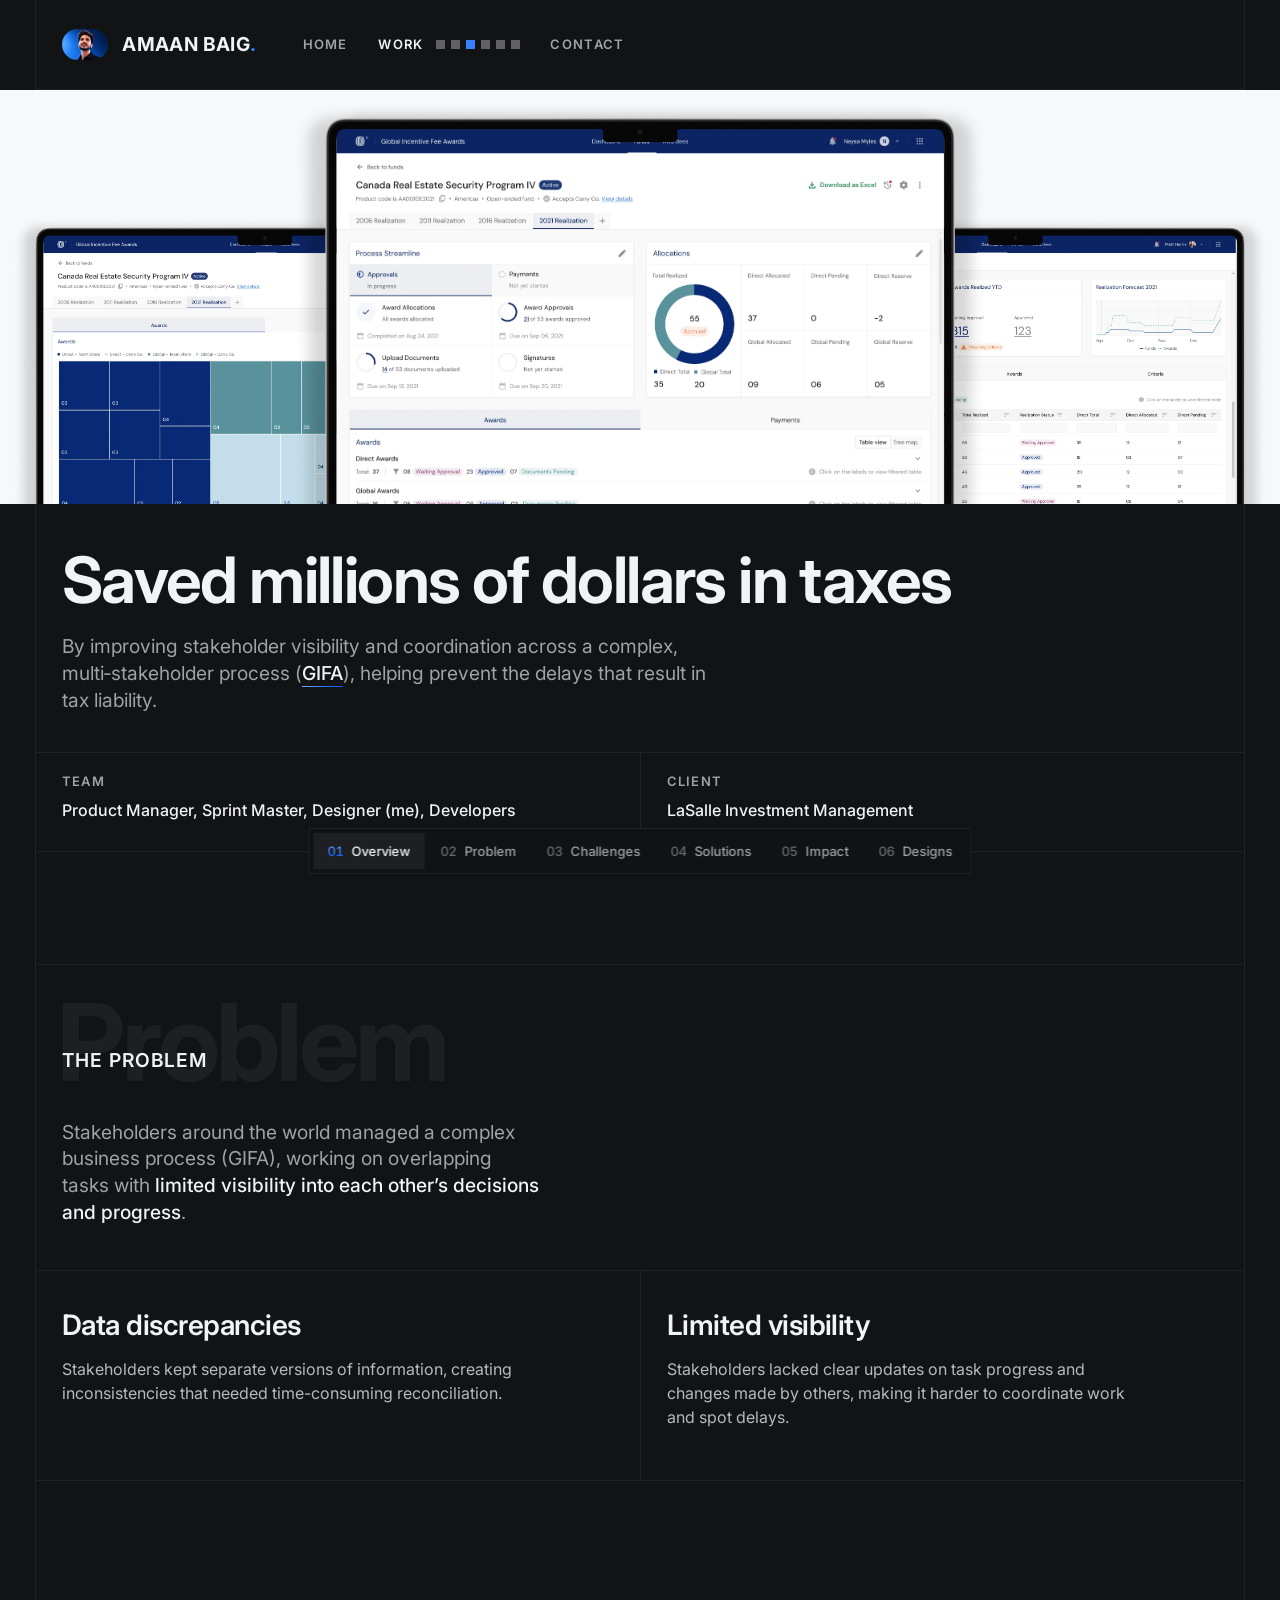
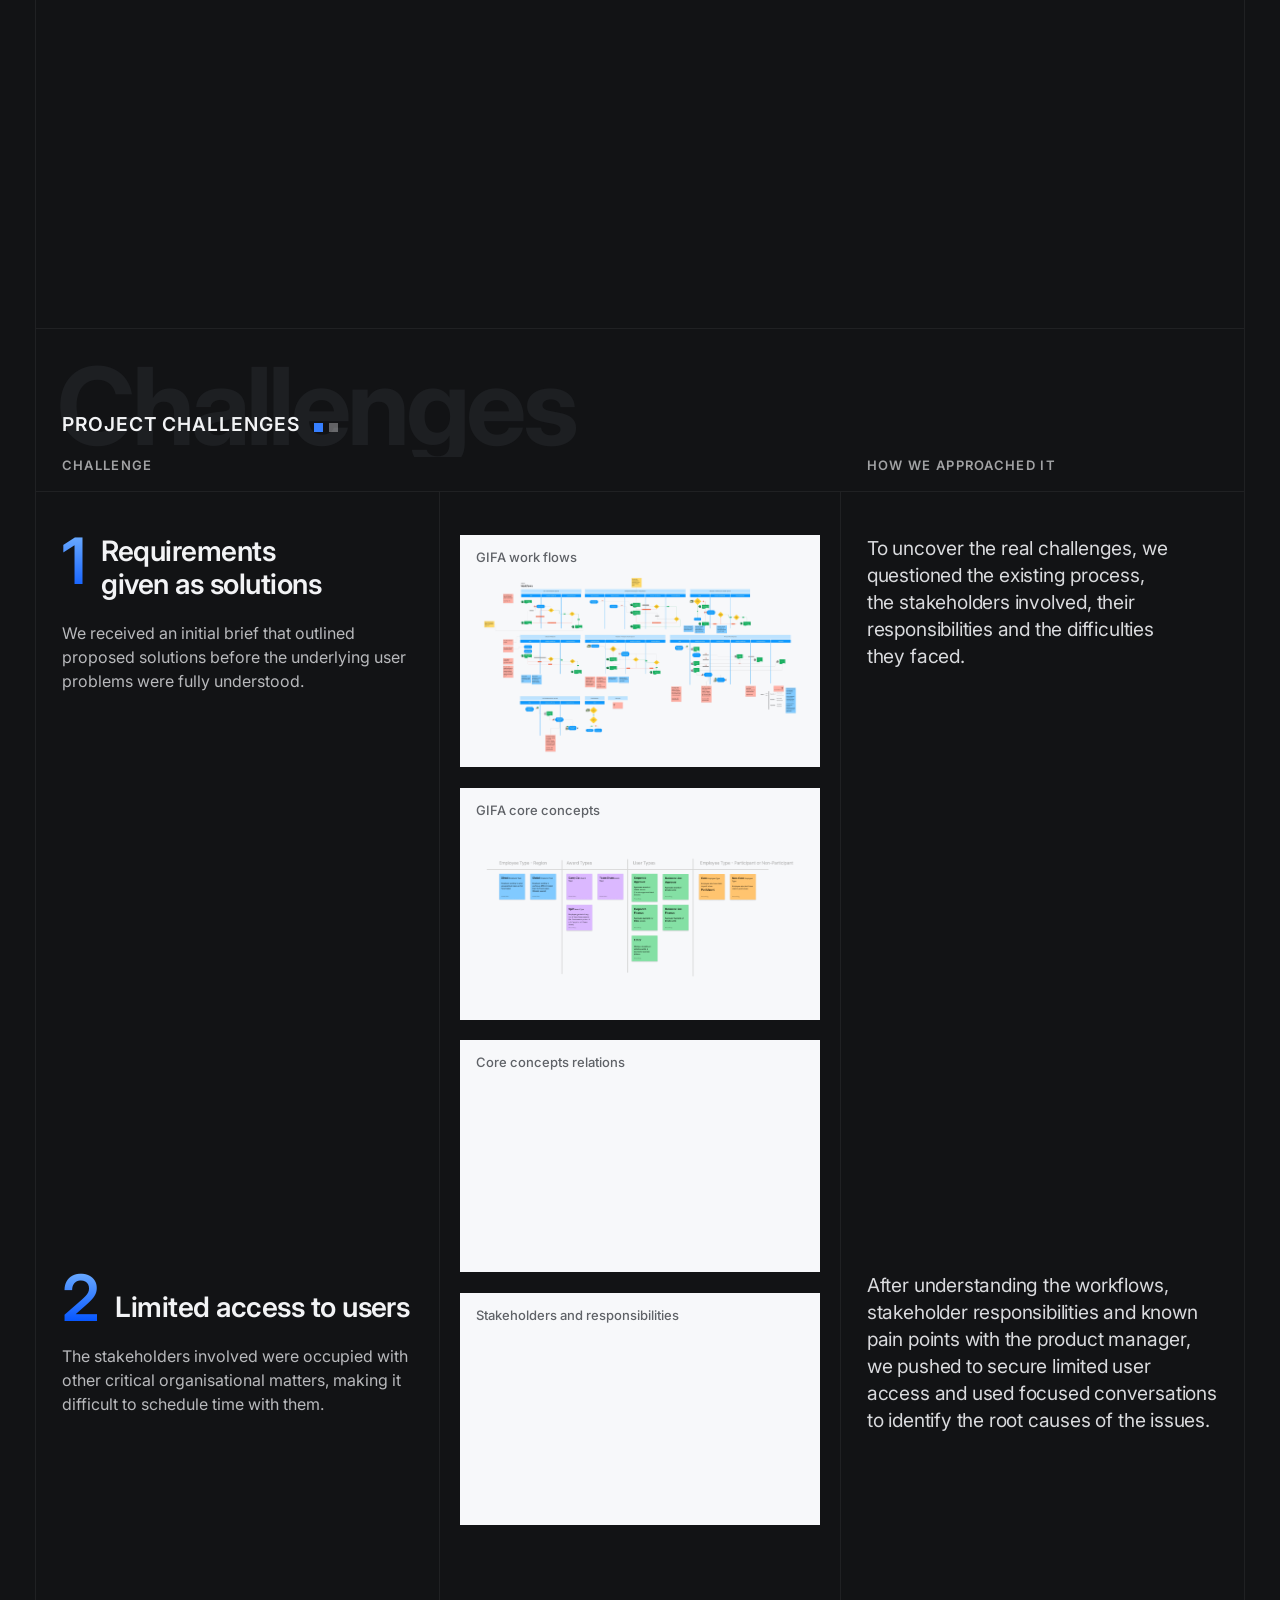
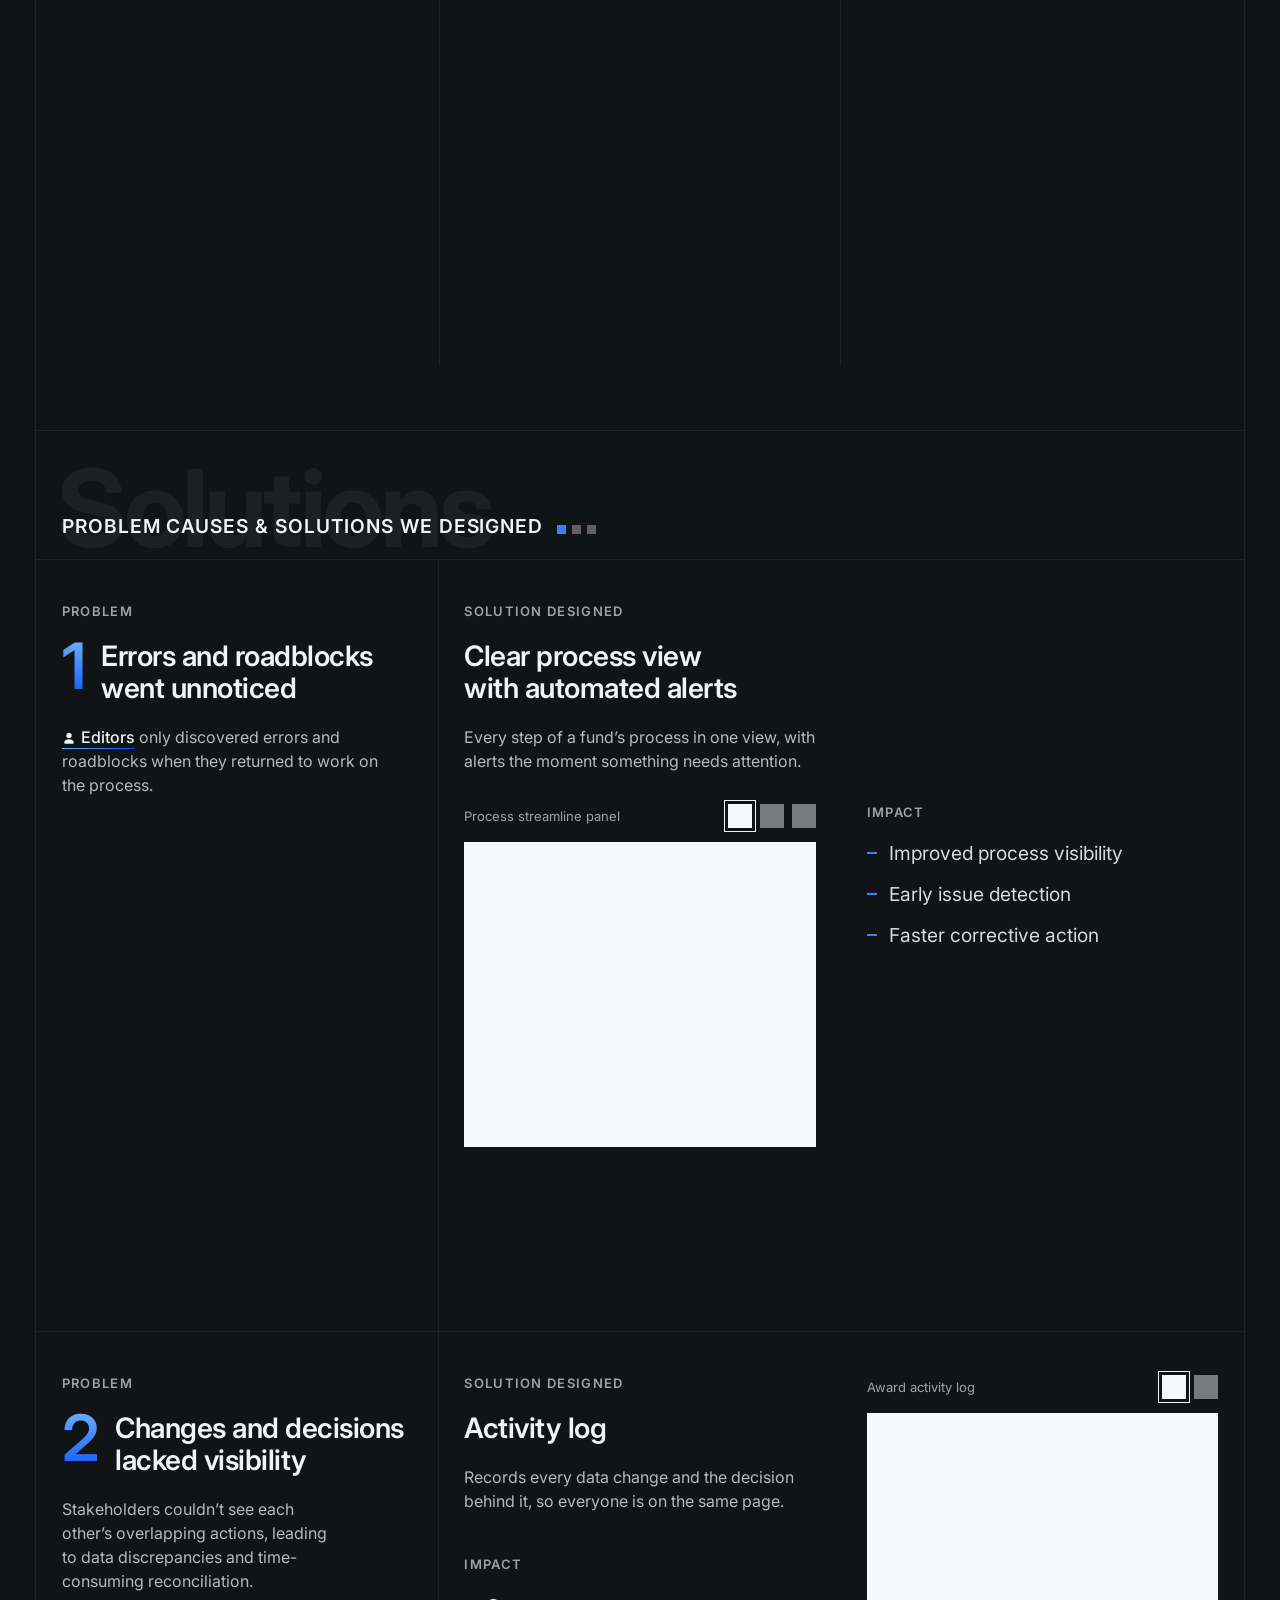
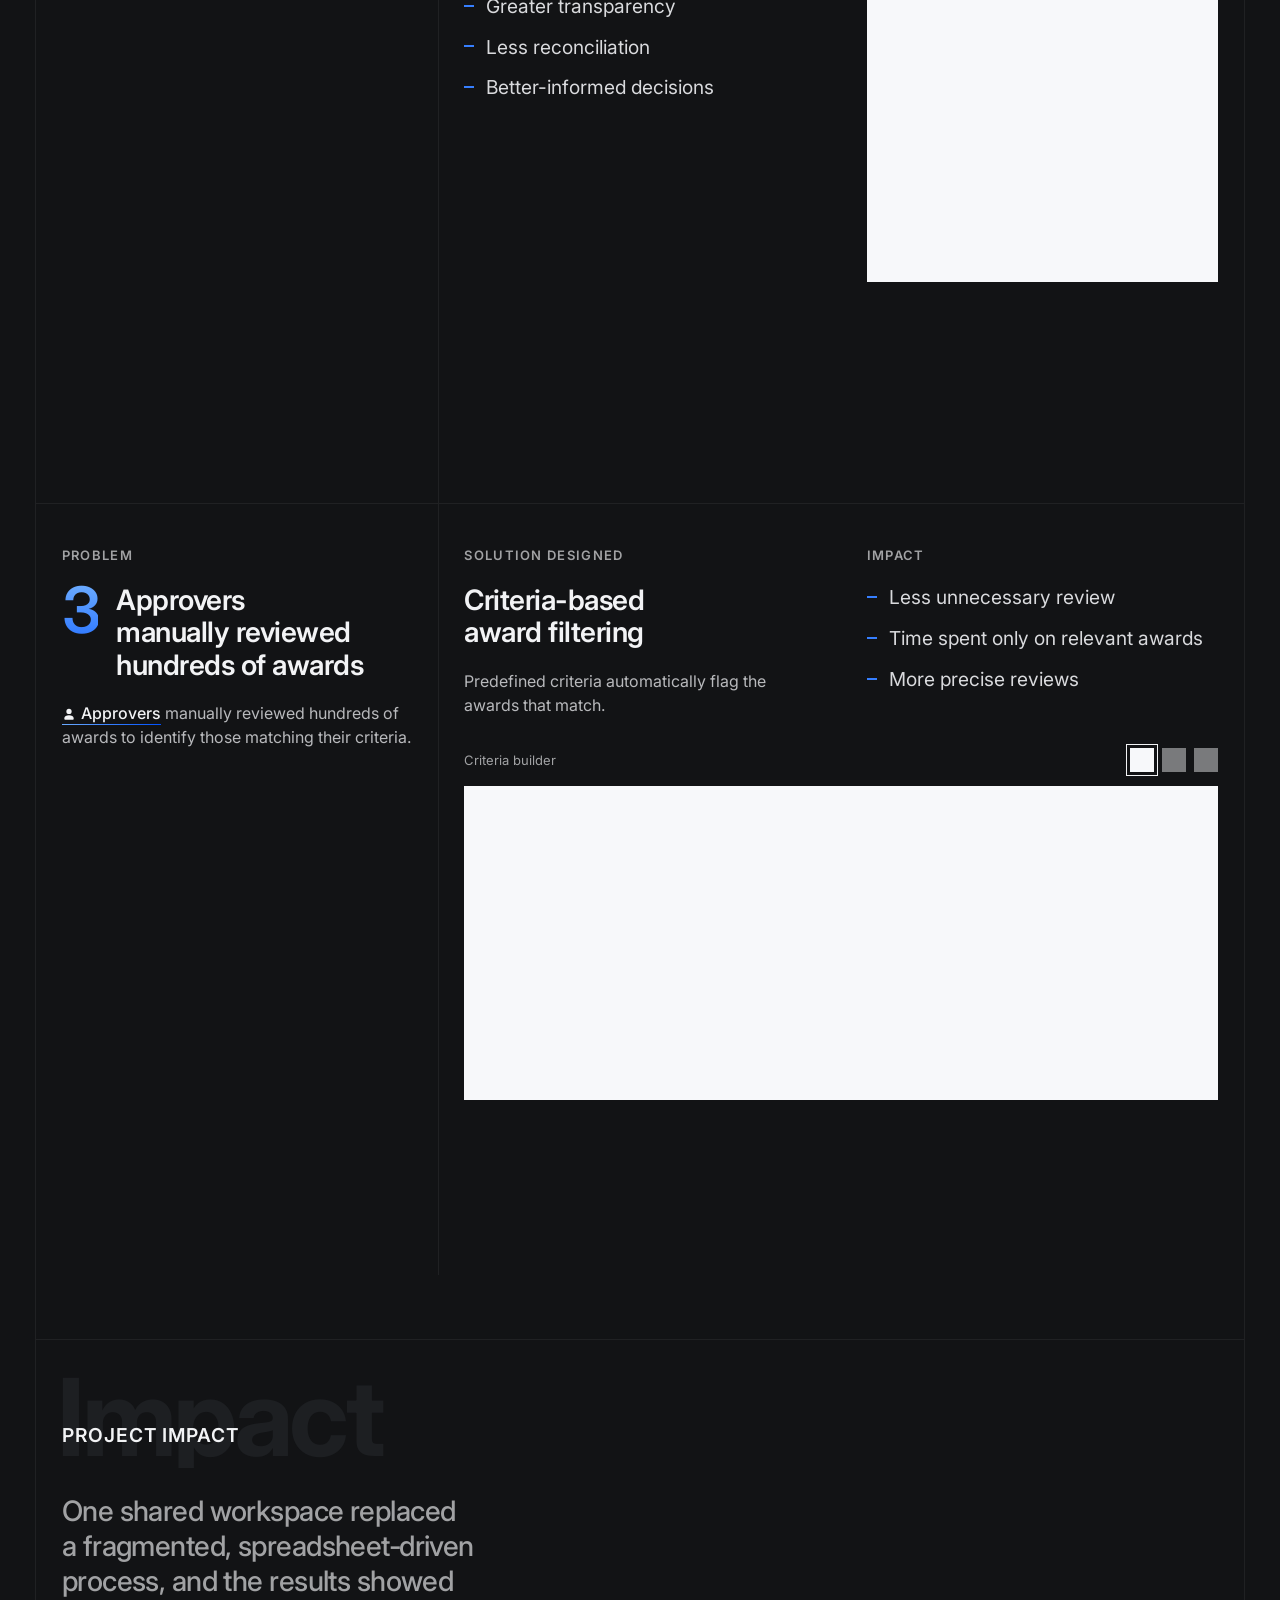
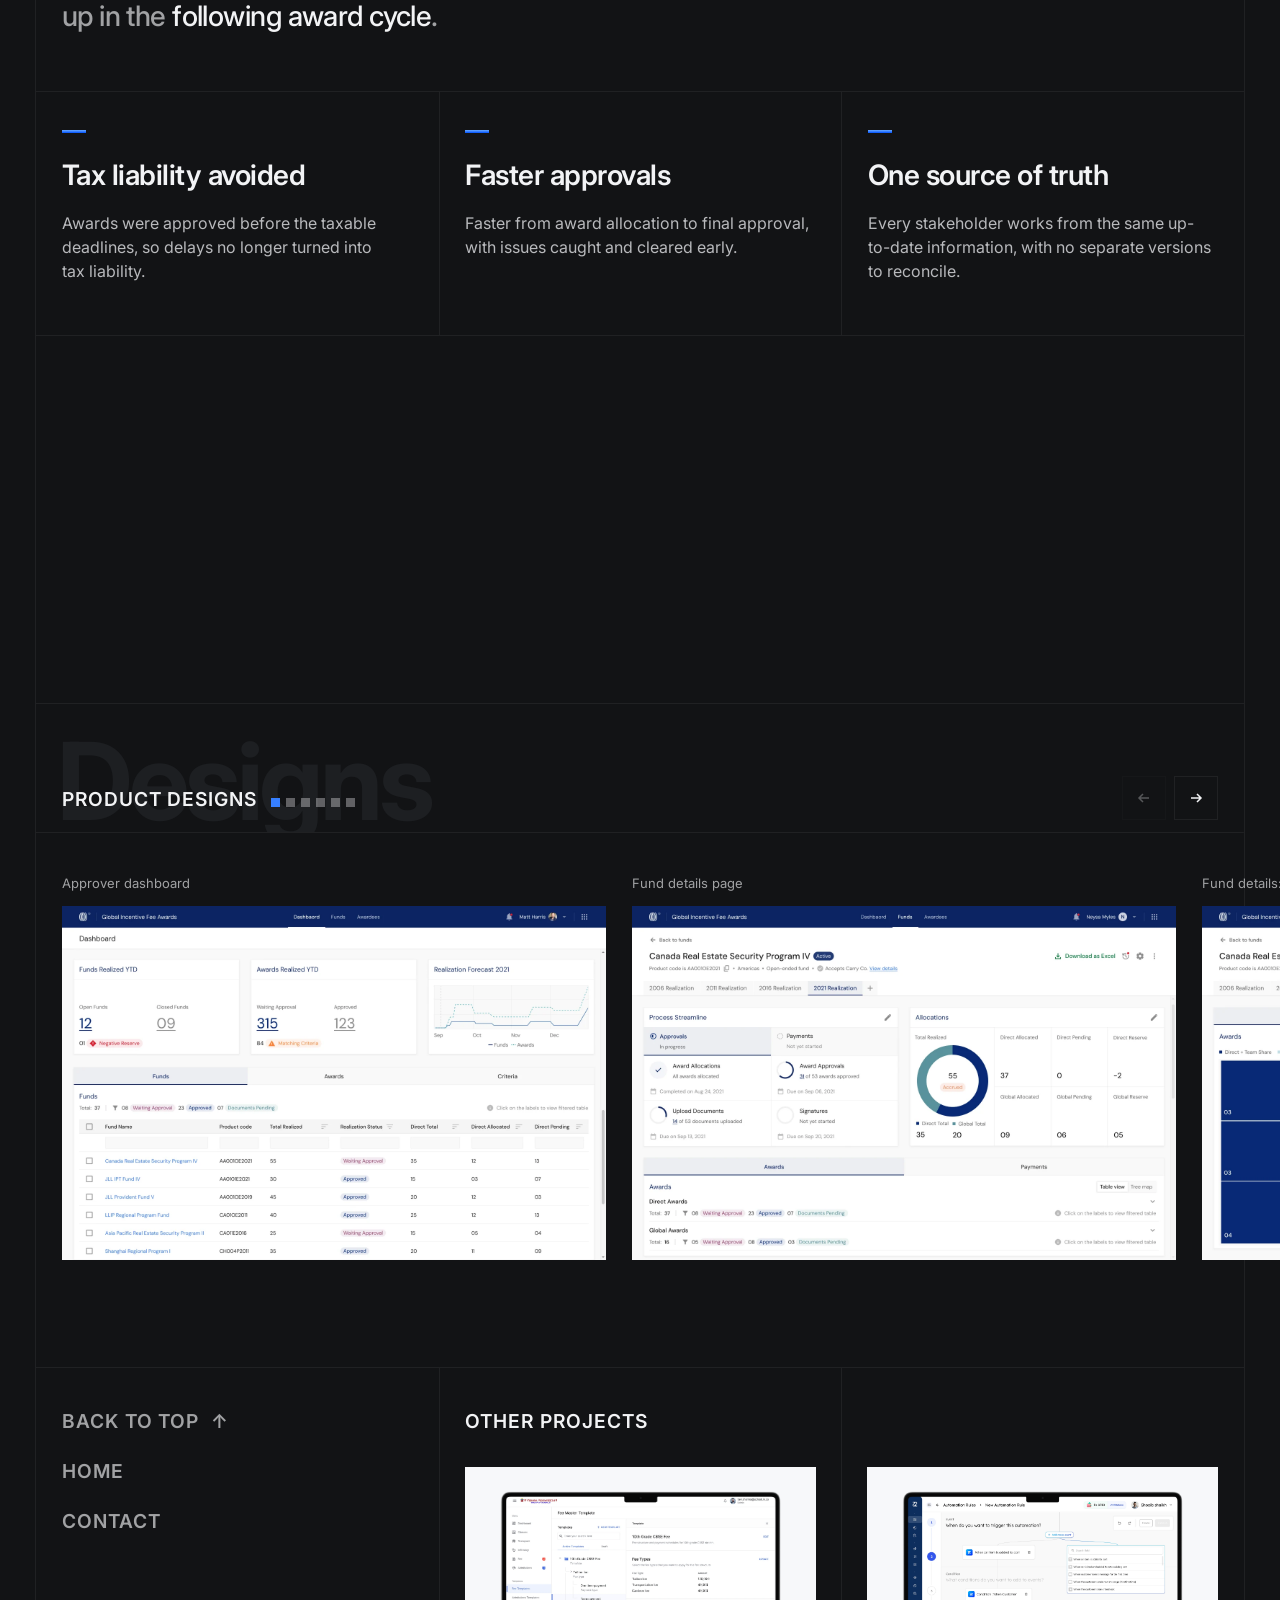
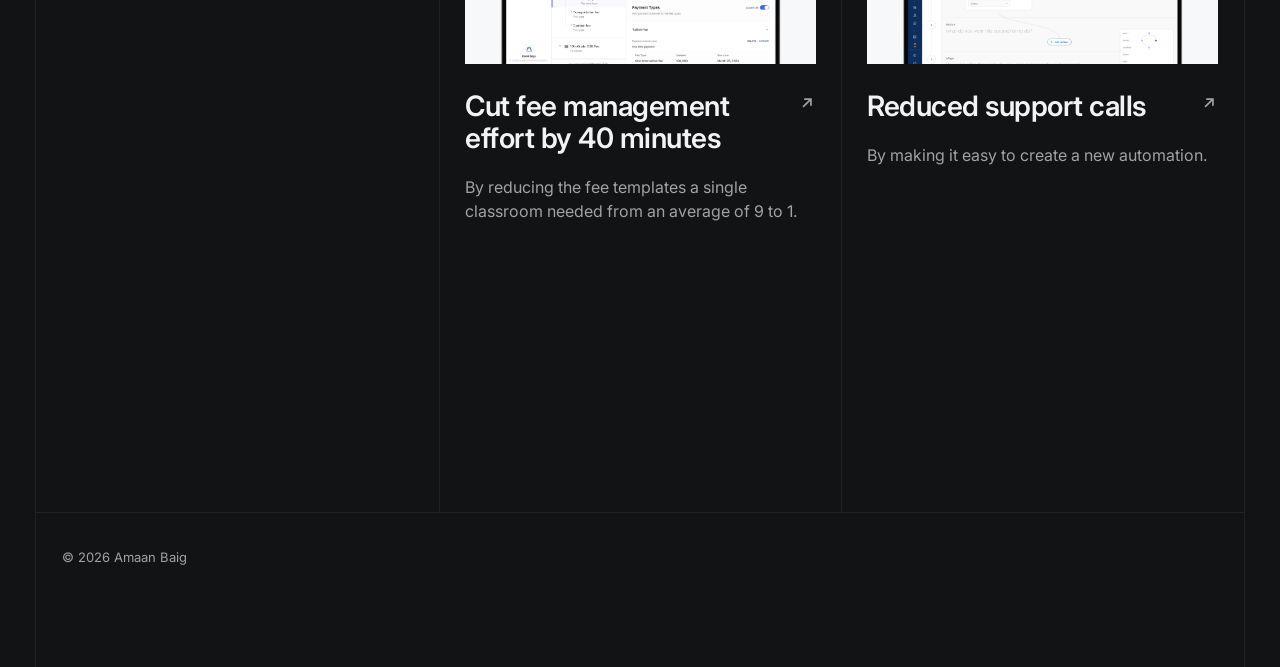
<file: case-studies/global-incentive-fee-awards/index.html>
<!doctype html>
<html lang="en">
<head>
  <meta charset="utf-8">
  <meta name="viewport" content="width=device-width, initial-scale=1">
  <title>Global Incentive Fee Awards · Case study</title>
  <link rel="icon" href="../../assets/favicon-64.png?v=3" type="image/png" sizes="64x64">
  <link rel="apple-touch-icon" href="../../assets/apple-touch-icon.png?v=3">
  <meta name="description" content="How improving stakeholder visibility and coordination in a complex, multi-stakeholder process saved millions of dollars in taxes.">
  <!-- the link preview when the page is shared: the hero as a 1200×630 card -->
  <meta property="og:type" content="website">
  <meta property="og:site_name" content="Amaan Baig">
  <meta property="og:title" content="Global Incentive Fee Awards · Case study">
  <meta property="og:description" content="How improving stakeholder visibility and coordination in a complex, multi-stakeholder process saved millions of dollars in taxes.">
  <meta property="og:url" content="https://amaanbaig.com/case-studies/global-incentive-fee-awards/">
  <meta property="og:image" content="https://amaanbaig.com/assets/og-image.jpg">
  <meta property="og:image:width" content="1200">
  <meta property="og:image:height" content="630">
  <meta property="og:image:alt" content="UX &amp; Product Designer: I make complicated software feel obvious. Amaan Baig's signature in blue light.">
  <meta name="twitter:card" content="summary_large_image">
  <link rel="preconnect" href="https://fonts.googleapis.com">
  <link rel="preconnect" href="https://fonts.gstatic.com" crossorigin>
  <link rel="stylesheet" href="https://fonts.googleapis.com/css2?family=Inter:ital,opsz,wght@0,14..32,100..900;1,14..32,100..900&display=swap">
  <link rel="stylesheet" href="../../styles.css?v=r55">
  <link rel="stylesheet" href="../case-study.css?v=r55">
  <script src="../case-study.js?v=r55" defer></script>
</head>
<body>
  <main class="page">
    <!-- Hero: screen, title, summary and project facts -->
    <section class="hero" id="overview" data-stop>
      <!-- the site header: opens the first screen, then floats (case-study.js) -->
      <div class="head-slot">
        <header class="site-head">
          <a class="logo" href="../../"><img class="logo-face" width="54" height="36" src="../../assets/avatar-2x.webp?v=3" srcset="../../assets/avatar-1x.webp?v=3 1x, ../../assets/avatar-2x.webp?v=3 2x, ../../assets/avatar-3x.webp?v=3 3x" alt="" decoding="async"><span class="logo-name">Amaan Baig<span>.</span></span></a>
          <nav class="site-nav" aria-label="Main"><a href="../../">Home</a><span class="nav-work"><a href="../../#work" aria-current="true">Work</a><span class="sq-row"><a class="sq" href="../../#ask-me-agent" aria-label="Case study 1, coming soon: Ask Me Agent"></a><a class="sq" href="../../#business-reporting-agent" aria-label="Case study 2, coming soon: Business Reporting Agent"></a><a class="sq" href="../../#gifa" aria-label="Case study 3: Saved millions of dollars in taxes" aria-current="true"></a><a class="sq" href="../../#fee-management" aria-label="Case study 4: Cut fee management effort by 40 minutes"></a><a class="sq" href="../../#creating-automation" aria-label="Case study 5: Reduced support calls"></a><a class="sq" href="../../#stamp" aria-label="Case study 6, coming soon: Reduced the compliance review effort with AI"></a></span></span><a href="../../#contact">Contact</a></nav>
        </header>
      </div>
      <div class="hero-shot">
        <!-- three screens, composed: dashboard (right) and tree map (left) behind the fund realisation screen -->
        <div class="hero-comp">
          <img class="hc-left" src="../../GIFAcasestudyimages/GIFAheroleft.webp" alt="" width="1653" height="1092" loading="eager" decoding="async">
          <img class="hc-right" src="../../GIFAcasestudyimages/GIFAheroright.webp" alt="" width="1653" height="1092" loading="eager" decoding="async">
          <img class="hc-center" src="../../GIFAcasestudyimages/GIFAherocenter.webp" alt="Global Incentive Fee Awards: a fund’s realisation screen with the process streamline, allocations and awards, in front of the tree map and the dashboard" width="1733" height="1092" fetchpriority="high" decoding="async">
        </div>
      </div>
      <div class="hero-body">
        <h1>Saved millions of dollars in taxes</h1>
        <p class="lede">By improving stakeholder visibility and coordination across a complex, multi&#8209;stakeholder process (<span class="term" tabindex="0" aria-describedby="tip-gifa"><span class="accent">GIFA</span><span class="tip" id="tip-gifa" role="tooltip">Global Incentive Fee Awards</span></span>), helping prevent the delays that result in tax liability.</p>
      </div>
      <dl class="facts">
        <div><dt>Team</dt><dd>Product Manager, Sprint Master, Designer (me), Developers</dd></div>
        <div><dt>Client</dt><dd>LaSalle Investment Management</dd></div>
      </dl>
    </section>

    <!-- The problem -->
    <section class="panel problem" id="problem" aria-labelledby="problem-title" data-stop>
      <header class="sec-head">
        <span class="ghost" aria-hidden="true">Problem</span>
        <h2 class="sec-title" id="problem-title">The problem</h2>
      </header>
      <p class="lede">Stakeholders around the world managed a complex business process (GIFA), working on overlapping tasks with <strong>limited visibility into each other’s decisions and progress</strong>.</p>
      <div class="cards">
        <article class="card">
          <h3>Data discrepancies</h3>
          <p>Stakeholders kept separate versions of information, creating inconsistencies that needed time-consuming reconciliation.</p>
        </article>
        <article class="card">
          <h3>Limited visibility</h3>
          <p>Stakeholders lacked clear updates on task progress and changes made by others, making it harder to coordinate work and spot delays.</p>
        </article>
      </div>
    </section>

    <!-- Project challenges: the title stays pinned while each challenge snaps into place -->
    <section class="panel challenges snap-sec" id="challenges" aria-labelledby="challenges-title" data-stop>
      <div class="ch-sticky pin">
      <header class="sec-head">
        <span class="ghost" aria-hidden="true">Challenges</span>
        <h2 class="sec-title" id="challenges-title">Project challenges <span class="count" aria-hidden="true"></span></h2>
      </header>
      <div class="ch-labels" aria-hidden="true">
        <span>Challenge</span>
        <span></span>
        <span>How we approached it</span>
      </div>
      </div>

      <div class="ch-grid">
        <!-- one continuous image strip; it scrolls with the page while the challenges snap -->
        <div class="ch-media" aria-label="Research images">
          <figure class="ch-fig">
            <figcaption>GIFA work flows</figcaption>
            <button type="button" class="zoom" aria-label="Enlarge: GIFA work flows">
              <img src="../../GIFAcasestudyimages/web/GIFA%20work%20flows.webp" alt="GIFA workflows: swimlane diagrams of each process stage across editors, approvers and finance, with open questions" width="5282" height="2973" loading="lazy" decoding="async">
              <span class="zoom-ic" aria-hidden="true"><svg viewBox="0 0 16 16"><circle cx="7" cy="7" r="4.5"/><path d="M10.5 10.5 14 14M7 5v4M5 7h4"/></svg></span>
            </button>
          </figure>
          <figure class="ch-fig">
            <figcaption>GIFA core concepts</figcaption>
            <button type="button" class="zoom" aria-label="Enlarge: GIFA core concepts">
              <img src="../../GIFAcasestudyimages/GIFA%20core%20concepts.webp" alt="GIFA core concepts: employee types, award types, user types and participation, as sticky notes" width="6206" height="2712" loading="lazy" decoding="async">
              <span class="zoom-ic" aria-hidden="true"><svg viewBox="0 0 16 16"><circle cx="7" cy="7" r="4.5"/><path d="M10.5 10.5 14 14M7 5v4M5 7h4"/></svg></span>
            </button>
          </figure>
          <figure class="ch-fig">
            <figcaption>Core concepts relations</figcaption>
            <button type="button" class="zoom" aria-label="Enlarge: Core concepts relations">
              <img src="../../GIFAcasestudyimages/Core%20concepts%20relations.webp" alt="How the core concepts relate: employee type, participation and the award types each is eligible for" width="3808" height="1808" loading="lazy" decoding="async">
              <span class="zoom-ic" aria-hidden="true"><svg viewBox="0 0 16 16"><circle cx="7" cy="7" r="4.5"/><path d="M10.5 10.5 14 14M7 5v4M5 7h4"/></svg></span>
            </button>
          </figure>
          <figure class="ch-fig">
            <figcaption>Stakeholders and responsibilities</figcaption>
            <button type="button" class="zoom" aria-label="Enlarge: Stakeholders and responsibilities">
              <img src="../../GIFAcasestudyimages/Stakeholders%20and%20responsibilities.webp" alt="Stakeholders and their responsibilities: users mapped against personas, with each persona’s duties and open questions" width="1858" height="1354" loading="lazy" decoding="async">
              <span class="zoom-ic" aria-hidden="true"><svg viewBox="0 0 16 16"><circle cx="7" cy="7" r="4.5"/><path d="M10.5 10.5 14 14M7 5v4M5 7h4"/></svg></span>
            </button>
          </figure>
        </div>

        <div class="ch-text r1" data-row data-stop>
          <span class="num accent" aria-hidden="true">1</span>
          <h3>Requirements given as solutions</h3>
          <p>We received an initial brief that outlined proposed solutions before the underlying user problems were fully understood.</p>
        </div>
        <div class="ch-approach r1">
          <span class="m-label">How we approached it</span>
          <p>To uncover the real challenges, we questioned the existing process, the stakeholders involved, their responsibilities and the difficulties they faced.</p>
          <div class="m-media">
          <figure class="ch-fig">
            <figcaption>GIFA work flows</figcaption>
            <button type="button" class="zoom" aria-label="Enlarge: GIFA work flows">
              <img src="../../GIFAcasestudyimages/web/GIFA%20work%20flows.webp" alt="GIFA workflows: swimlane diagrams of each process stage across editors, approvers and finance, with open questions" width="5282" height="2973" loading="lazy" decoding="async">
              <span class="zoom-ic" aria-hidden="true"><svg viewBox="0 0 16 16"><circle cx="7" cy="7" r="4.5"/><path d="M10.5 10.5 14 14M7 5v4M5 7h4"/></svg></span>
            </button>
          </figure>
          <figure class="ch-fig">
            <figcaption>GIFA core concepts</figcaption>
            <button type="button" class="zoom" aria-label="Enlarge: GIFA core concepts">
              <img src="../../GIFAcasestudyimages/GIFA%20core%20concepts.webp" alt="GIFA core concepts: employee types, award types, user types and participation, as sticky notes" width="6206" height="2712" loading="lazy" decoding="async">
              <span class="zoom-ic" aria-hidden="true"><svg viewBox="0 0 16 16"><circle cx="7" cy="7" r="4.5"/><path d="M10.5 10.5 14 14M7 5v4M5 7h4"/></svg></span>
            </button>
          </figure>
          </div>
        </div>

        <div class="ch-text r2" data-row data-stop>
          <span class="num accent" aria-hidden="true">2</span>
          <h3>Limited access to users</h3>
          <p>The stakeholders involved were occupied with other critical organisational matters, making it difficult to schedule time with them.</p>
        </div>
        <div class="ch-approach r2">
          <span class="m-label">How we approached it</span>
          <p>After understanding the workflows, stakeholder responsibilities and known pain points with the product manager, we pushed to secure limited user access and used focused conversations to identify the root causes of the issues.</p>
          <div class="m-media">
          <figure class="ch-fig">
            <figcaption>Core concepts relations</figcaption>
            <button type="button" class="zoom" aria-label="Enlarge: Core concepts relations">
              <img src="../../GIFAcasestudyimages/Core%20concepts%20relations.webp" alt="How the core concepts relate: employee type, participation and the award types each is eligible for" width="3808" height="1808" loading="lazy" decoding="async">
              <span class="zoom-ic" aria-hidden="true"><svg viewBox="0 0 16 16"><circle cx="7" cy="7" r="4.5"/><path d="M10.5 10.5 14 14M7 5v4M5 7h4"/></svg></span>
            </button>
          </figure>
          <figure class="ch-fig">
            <figcaption>Stakeholders and responsibilities</figcaption>
            <button type="button" class="zoom" aria-label="Enlarge: Stakeholders and responsibilities">
              <img src="../../GIFAcasestudyimages/Stakeholders%20and%20responsibilities.webp" alt="Stakeholders and their responsibilities: users mapped against personas, with each persona’s duties and open questions" width="1858" height="1354" loading="lazy" decoding="async">
              <span class="zoom-ic" aria-hidden="true"><svg viewBox="0 0 16 16"><circle cx="7" cy="7" r="4.5"/><path d="M10.5 10.5 14 14M7 5v4M5 7h4"/></svg></span>
            </button>
          </figure>
          </div>
        </div>
      </div>
    </section>

    <!-- Problems & solutions: the title and column labels stay pinned while each solution snaps into place -->
    <section class="panel solutions snap-sec" id="solutions" aria-labelledby="solutions-title" data-stop>
      <div class="pin">
        <header class="sec-head">
          <span class="ghost" aria-hidden="true">Solutions</span>
          <h2 class="sec-title" id="solutions-title">Problem causes &amp; solutions we designed <span class="count" aria-hidden="true"></span></h2>
        </header>
      </div>

      <article class="sol-row v1" data-row data-stop>
        <div class="sol-problem">
          <span class="sol-label">Problem</span>
          <span class="num accent" aria-hidden="true">1</span>
          <h3>Errors and roadblocks went unnoticed</h3>
          <p><span class="term persona" tabindex="0" aria-describedby="tip-editor"><span class="persona-ic" aria-hidden="true"></span><span class="accent">Editors</span><span class="tip tip-start" id="tip-editor" role="tooltip">Persona responsible for opening, closing and moderating the realisation (GIFA).</span></span> only discovered errors and roadblocks when they returned to work on the process.</p>
        </div>
        <div class="sol-solution">
          <span class="sol-label">Solution designed</span>
          <h3>Clear process view with automated alerts</h3>
          <p>Every step of a fund’s process in one view, with alerts the moment something needs attention.</p>
        </div>
        <div class="sol-impact">
          <span class="sol-label">Impact</span>
          <ul><li>Improved process visibility</li><li>Early issue detection</li><li>Faster corrective action</li></ul>
        </div>
        <figure class="sol-shot">
          <figcaption>
            <span class="sol-cap">Process streamline panel</span>
            <span class="thumbs" role="group" aria-label="Screens">
              <button type="button" class="thumb on" aria-label="Show Process streamline panel" aria-pressed="true"><img src="../../GIFAcasestudyimages/Process%20streamline%20panel.webp" alt="" loading="lazy" decoding="async"></button>
              <button type="button" class="thumb" aria-label="Show Process streamline panel features" aria-pressed="false"><img src="../../GIFAcasestudyimages/Process%20streamline%20pannel%20features.webp" alt="" loading="lazy" decoding="async"></button>
              <button type="button" class="thumb" aria-label="Show Process streamline automation" aria-pressed="false"><img src="../../GIFAcasestudyimages/Process%20streamline%20automation.webp" alt="" loading="lazy" decoding="async"></button>
            </span>
          </figcaption>
          <button type="button" class="shot sol-view" aria-label="Enlarge: Process streamline panel">
            <img class="on" src="../../GIFAcasestudyimages/Process%20streamline%20panel.webp" alt="A fund’s realisation page with the Process streamline panel: approvals and payments stages, each step’s status and due date" data-label="Process streamline panel" data-bleed="rb" style="--cut: 805 / 760" width="878" height="805" loading="lazy" decoding="async">
            <img src="../../GIFAcasestudyimages/Process%20streamline%20pannel%20features.webp" alt="The Process streamline panel annotated: all stages progress together, a clear view of each stage’s progress, and due dates with timely alerts" data-label="Process streamline panel features" width="1042" height="1008" loading="lazy" decoding="async">
            <img src="../../GIFAcasestudyimages/Process%20streamline%20automation.webp" alt="Automated alerts: an overdue or soon-due step is flagged in the panel and triggers an email alert" data-label="Process streamline automation" width="1042" height="1008" loading="lazy" decoding="async">
            <span class="zoom-ic" aria-hidden="true"><svg viewBox="0 0 16 16"><circle cx="7" cy="7" r="4.5"/><path d="M10.5 10.5 14 14M7 5v4M5 7h4"/></svg></span>
          </button>
        </figure>
      </article>

      <article class="sol-row v2" data-row data-stop>
        <div class="sol-problem">
          <span class="sol-label">Problem</span>
          <span class="num accent" aria-hidden="true">2</span>
          <h3>Changes and decisions lacked visibility</h3>
          <p>Stakeholders couldn’t see each other’s overlapping actions, leading to data discrepancies and time-consuming reconciliation.</p>
        </div>
        <div class="sol-solution">
          <span class="sol-label">Solution designed</span>
          <h3>Activity log</h3>
          <p>Records every data change and the decision behind it, so everyone is on the same page.</p>
        </div>
        <div class="sol-impact">
          <span class="sol-label">Impact</span>
          <ul><li>Greater transparency</li><li>Less reconciliation</li><li>Better-informed decisions</li></ul>
        </div>
        <figure class="sol-shot">
          <figcaption>
            <span class="sol-cap">Award activity log</span>
            <span class="thumbs" role="group" aria-label="Screens">
              <button type="button" class="thumb on" aria-label="Show Award activity log" aria-pressed="true"><img src="../../GIFAcasestudyimages/Award%20Activity%20Log.webp" alt="" loading="lazy" decoding="async"></button>
              <button type="button" class="thumb" aria-label="Show Realization activity log" aria-pressed="false"><img src="../../GIFAcasestudyimages/Realization%20Activity%20Log.webp" alt="" loading="lazy" decoding="async"></button>
            </span>
          </figcaption>
          <button type="button" class="shot sol-view" aria-label="Enlarge: Award activity log">
            <img class="on" src="../../GIFAcasestudyimages/Award%20Activity%20Log.webp" alt="Award activity log: a timeline of an award’s changes, approvals and uploaded documents, each with who, when and comments" data-label="Award activity log" data-bleed="lb" style="--cut: 1092 / 1051" width="637" height="1092" loading="lazy" decoding="async">
            <img src="../../GIFAcasestudyimages/Realization%20Activity%20Log.webp" alt="Realization activity log: a timeline of changes across a realisation, such as participants added and awards marked for revision" data-label="Realization activity log" data-bleed="lb" style="--cut: 1092 / 1051" width="637" height="1092" loading="lazy" decoding="async">
            <span class="zoom-ic" aria-hidden="true"><svg viewBox="0 0 16 16"><circle cx="7" cy="7" r="4.5"/><path d="M10.5 10.5 14 14M7 5v4M5 7h4"/></svg></span>
          </button>
        </figure>
      </article>

      <article class="sol-row v3" data-row data-stop>
        <div class="sol-problem">
          <span class="sol-label">Problem</span>
          <span class="num accent" aria-hidden="true">3</span>
          <h3>Approvers manually reviewed hundreds of awards</h3>
          <p><span class="term persona" tabindex="0" aria-describedby="tip-approver"><span class="persona-ic" aria-hidden="true"></span><span class="accent">Approvers</span><span class="tip tip-start" id="tip-approver" role="tooltip">Persona responsible for reviewing and giving final approval on all realisation (GIFA) decisions.</span></span> manually reviewed hundreds of awards to identify those matching their criteria.</p>
        </div>
        <div class="sol-solution">
          <span class="sol-label">Solution designed</span>
          <h3>Criteria-based award filtering</h3>
          <p>Predefined criteria automatically flag the awards that match.</p>
        </div>
        <div class="sol-impact">
          <span class="sol-label">Impact</span>
          <ul><li>Less unnecessary review</li><li>Time spent only on relevant awards</li><li>More precise reviews</li></ul>
        </div>
        <figure class="sol-shot">
          <figcaption>
            <span class="sol-cap">Criteria builder</span>
            <span class="thumbs" role="group" aria-label="Screens">
              <button type="button" class="thumb on" aria-label="Show Criteria builder" aria-pressed="true"><img src="../../GIFAcasestudyimages/Criteria%20builder.webp" alt="" loading="lazy" decoding="async"></button>
              <button type="button" class="thumb" aria-label="Show Saved criteria" aria-pressed="false"><img src="../../GIFAcasestudyimages/Saved%20Criteria.webp" alt="" loading="lazy" decoding="async"></button>
              <button type="button" class="thumb" aria-label="Show Flagged award" aria-pressed="false"><img src="../../GIFAcasestudyimages/Flagged%20award.webp" alt="" loading="lazy" decoding="async"></button>
            </span>
          </figcaption>
          <button type="button" class="shot sol-view" aria-label="Enlarge: Criteria builder">
            <img class="on" src="../../GIFAcasestudyimages/Criteria%20builder.webp" alt="Criteria builder: conditions on fund, allocation and award value combined with and/or groups, with tips alongside" data-label="Criteria builder" data-bleed="b" style="--cut: 851 / 810" width="1653" height="851" loading="lazy" decoding="async">
            <img src="../../GIFAcasestudyimages/Saved%20Criteria.webp" alt="Saved criteria: a list of criteria with their description, severity and the number of funds each one flags" data-label="Saved criteria" data-bleed="b" style="--cut: 851 / 810" width="1653" height="851" loading="lazy" decoding="async">
            <img src="../../GIFAcasestudyimages/Flagged%20award.webp" alt="Flagged award: awards matching a criterion are flagged in the table, and the award panel explains why, with approve and mark for revision actions" data-label="Flagged award" data-bleed="b" style="--cut: 851 / 810" width="1653" height="851" loading="lazy" decoding="async">
            <span class="zoom-ic" aria-hidden="true"><svg viewBox="0 0 16 16"><circle cx="7" cy="7" r="4.5"/><path d="M10.5 10.5 14 14M7 5v4M5 7h4"/></svg></span>
          </button>
        </figure>
      </article>
    </section>

    <!-- Project impact: the overall outcome, one screen -->
    <section class="panel impact" id="impact" aria-labelledby="impact-title" data-stop>
      <header class="sec-head">
        <span class="ghost" aria-hidden="true">Impact</span>
        <h2 class="sec-title" id="impact-title">Project impact</h2>
      </header>
      <p class="impact-lead">One shared workspace replaced a fragmented, spreadsheet&#8209;driven process, and the results showed up in the <strong>following award cycle</strong>.</p>
      <div class="outcomes">
        <article class="outcome">
          <span class="tick" aria-hidden="true"></span>
          <h3>Tax liability avoided</h3>
          <p>Awards were approved before the taxable deadlines, so delays no longer turned into tax liability.</p>
        </article>
        <article class="outcome">
          <span class="tick" aria-hidden="true"></span>
          <h3>Faster approvals</h3>
          <p>Faster from award allocation to final approval, with issues caught and cleared early.</p>
        </article>
        <article class="outcome">
          <span class="tick" aria-hidden="true"></span>
          <h3>One source of truth</h3>
          <p>Every stakeholder works from the same up-to-date information, with no separate versions to reconcile.</p>
        </article>
      </div>
    </section>

    <!-- Product designs: a horizontal strip of screens; drag it or use the arrows to move it along -->
    <section class="panel designs" id="designs" aria-labelledby="designs-title" data-stop>
      <header class="sec-head">
        <span class="ghost" aria-hidden="true">Designs</span>
        <h2 class="sec-title" id="designs-title">Product designs <span class="count" aria-hidden="true"></span></h2>
        <div class="ds-head-end">
          <div class="ds-arrows">
            <button type="button" class="ds-arrow" data-dir="-1" aria-label="Previous screen"><svg viewBox="0 0 16 16" aria-hidden="true"><path d="M13 8H3M7 4 3 8l4 4"/></svg></button>
            <button type="button" class="ds-arrow" data-dir="1" aria-label="Next screen"><svg viewBox="0 0 16 16" aria-hidden="true"><path d="M3 8h10M9 4l4 4-4 4"/></svg></button>
          </div>
        </div>
      </header>
      <div class="ds-viewport">
        <div class="ds-strip">
          <figure class="ds-fig">
            <figcaption>Approver dashboard</figcaption>
            <button type="button" class="ds-view" aria-label="Enlarge: Approver dashboard">
              <img src="../../GIFAcasestudyimages/Approver%20Dashbaord.webp" alt="Approver dashboard: funds and awards realised this year, awards waiting approval or matching criteria, the realisation forecast and the funds table" width="1512" height="982" loading="lazy" decoding="async" draggable="false">
              <span class="zoom-ic" aria-hidden="true"><svg viewBox="0 0 16 16"><circle cx="7" cy="7" r="4.5"/><path d="M10.5 10.5 14 14M7 5v4M5 7h4"/></svg></span>
            </button>
          </figure>
          <figure class="ds-fig">
            <figcaption>Fund details page</figcaption>
            <button type="button" class="ds-view" aria-label="Enlarge: Fund details page">
              <img src="../../GIFAcasestudyimages/GIFA%20fund%20details%20page.webp" alt="Fund details page: the process streamline, allocations, and direct and global awards for one realisation" width="1512" height="982" loading="lazy" decoding="async" draggable="false">
              <span class="zoom-ic" aria-hidden="true"><svg viewBox="0 0 16 16"><circle cx="7" cy="7" r="4.5"/><path d="M10.5 10.5 14 14M7 5v4M5 7h4"/></svg></span>
            </button>
          </figure>
          <figure class="ds-fig">
            <figcaption>Fund details: tree map view</figcaption>
            <button type="button" class="ds-view" aria-label="Enlarge: Fund details: tree map view">
              <img src="../../GIFAcasestudyimages/Fund%20detais%20-%20Tree%20map%20view.webp" alt="Fund details in tree map view: awards sized by points and grouped by employee and award type" width="1512" height="982" loading="lazy" decoding="async" draggable="false">
              <span class="zoom-ic" aria-hidden="true"><svg viewBox="0 0 16 16"><circle cx="7" cy="7" r="4.5"/><path d="M10.5 10.5 14 14M7 5v4M5 7h4"/></svg></span>
            </button>
          </figure>
          <figure class="ds-fig">
            <figcaption>Realization activity panel</figcaption>
            <button type="button" class="ds-view" aria-label="Enlarge: Realization activity panel">
              <img src="../../GIFAcasestudyimages/Realization%20activity%20panel.webp" alt="Fund details with the realization activity panel open, listing recent changes and revisions" width="1512" height="982" loading="lazy" decoding="async" draggable="false">
              <span class="zoom-ic" aria-hidden="true"><svg viewBox="0 0 16 16"><circle cx="7" cy="7" r="4.5"/><path d="M10.5 10.5 14 14M7 5v4M5 7h4"/></svg></span>
            </button>
          </figure>
          <figure class="ds-fig">
            <figcaption>New criteria: criteria editor</figcaption>
            <button type="button" class="ds-view" aria-label="Enlarge: New criteria: criteria editor">
              <img src="../../GIFAcasestudyimages/New%20Criteria%20-%20Criteria%20Editor.webp" alt="New criteria editor: conditions on allocation and award value built with and/or groups and a field picker" width="1512" height="982" loading="lazy" decoding="async" draggable="false">
              <span class="zoom-ic" aria-hidden="true"><svg viewBox="0 0 16 16"><circle cx="7" cy="7" r="4.5"/><path d="M10.5 10.5 14 14M7 5v4M5 7h4"/></svg></span>
            </button>
          </figure>
          <figure class="ds-fig">
            <figcaption>Fund details: flagged award</figcaption>
            <button type="button" class="ds-view" aria-label="Enlarge: Fund details: flagged award">
              <img src="../../GIFAcasestudyimages/Fund%20details%20-%20flagged%20award.webp" alt="A flagged award: the awards table with flagged rows and the award panel explaining the matching criteria, with approve and mark for revision" width="1512" height="982" loading="lazy" decoding="async" draggable="false">
              <span class="zoom-ic" aria-hidden="true"><svg viewBox="0 0 16 16"><circle cx="7" cy="7" r="4.5"/><path d="M10.5 10.5 14 14M7 5v4M5 7h4"/></svg></span>
            </button>
          </figure>
        </div>
      </div>
      <footer class="ds-end">
        <div class="ds-arrows">
        <button type="button" class="ds-arrow" data-dir="-1" aria-label="Previous screen"><svg viewBox="0 0 16 16" aria-hidden="true"><path d="M13 8H3M7 4 3 8l4 4"/></svg></button>
        <button type="button" class="ds-arrow" data-dir="1" aria-label="Next screen"><svg viewBox="0 0 16 16" aria-hidden="true"><path d="M3 8h10M9 4l4 4-4 4"/></svg></button>
      </div>
      </footer>
    </section>

    <!-- Site footer: links, other projects, copyright -->
    <footer class="site-foot" data-stop>
      <div class="sf-main">
        <nav class="sf-links" aria-label="Footer">
          <a href="#overview" class="to-top">Back to top <span aria-hidden="true">↑</span></a>
          <a href="../../">Home</a>
          <a href="../../#contact">Contact</a>
        </nav>
        <section class="sf-projects" aria-labelledby="op-title">
          <h2 class="sf-head" id="op-title">Other projects</h2>
          <a class="op-card" href="../fee-management/">
            <div class="shot op-fee"><img src="../../Feemanagementcasestudyimages/Heroleft.webp" alt="" loading="lazy" decoding="async"></div>
            <div class="op-title"><h3>Cut fee management effort by 40 minutes</h3><svg class="op-arrow" viewBox="0 0 16 16" aria-hidden="true"><path d="M4.5 11.5l7-7M5.5 4.5h6v6"/></svg></div>
            <p>By reducing the fee templates a single classroom needed from an average of 9&nbsp;to&nbsp;1.</p>
          </a>
          <a class="op-card" href="../creating-automation/">
            <div class="shot op-auto"><img src="../../Creatingautomationcasestudyimages/Group%201321317990.webp" alt="" loading="lazy" decoding="async"></div>
            <div class="op-title"><h3>Reduced support calls</h3><svg class="op-arrow" viewBox="0 0 16 16" aria-hidden="true"><path d="M4.5 11.5l7-7M5.5 4.5h6v6"/></svg></div>
            <p>By making it easy to create a new automation.</p>
          </a>
        </section>
      </div>
      <p class="sf-copy">© 2026 Amaan Baig</p>
    </footer>
  </main>

  <!-- Image viewer: opens from any enlargeable image, steps through the images in that section -->
  <div class="lightbox" role="dialog" aria-modal="true" aria-label="Image viewer" hidden>
    <div class="lb-bar">
      <p class="lb-label"><span class="lb-title"></span> <span class="lb-count"></span></p>
      <button type="button" class="ds-arrow lb-close" aria-label="Close"><svg viewBox="0 0 16 16" aria-hidden="true"><path d="M3.5 3.5l9 9M12.5 3.5l-9 9"/></svg></button>
    </div>
    <div class="lb-stage">
      <button type="button" class="ds-arrow lb-prev" aria-label="Previous image"><svg viewBox="0 0 16 16" aria-hidden="true"><path d="M13 8H3M7 4 3 8l4 4"/></svg></button>
      <figure class="lb-frame"><img class="lb-img" alt=""></figure>
      <button type="button" class="ds-arrow lb-next" aria-label="Next image"><svg viewBox="0 0 16 16" aria-hidden="true"><path d="M3 8h10M9 4l4 4-4 4"/></svg></button>
    </div>
  </div>

  <!-- Section index -->
  <nav class="index" aria-label="Case study sections">
    <a href="#overview"><span>01</span> Overview</a>
    <a href="#problem"><span>02</span> Problem</a>
    <a href="#challenges"><span>03</span> Challenges</a>
    <a href="#solutions"><span>04</span> Solutions</a>
    <a href="#impact"><span>05</span> Impact</a>
    <a href="#designs"><span>06</span> Designs</a>
  </nav>
  <script src="../../site-menu.js?v=r55" defer></script>
  <script src="../../work-menu.js?v=r55" defer></script>
</body>
</html>
</file>
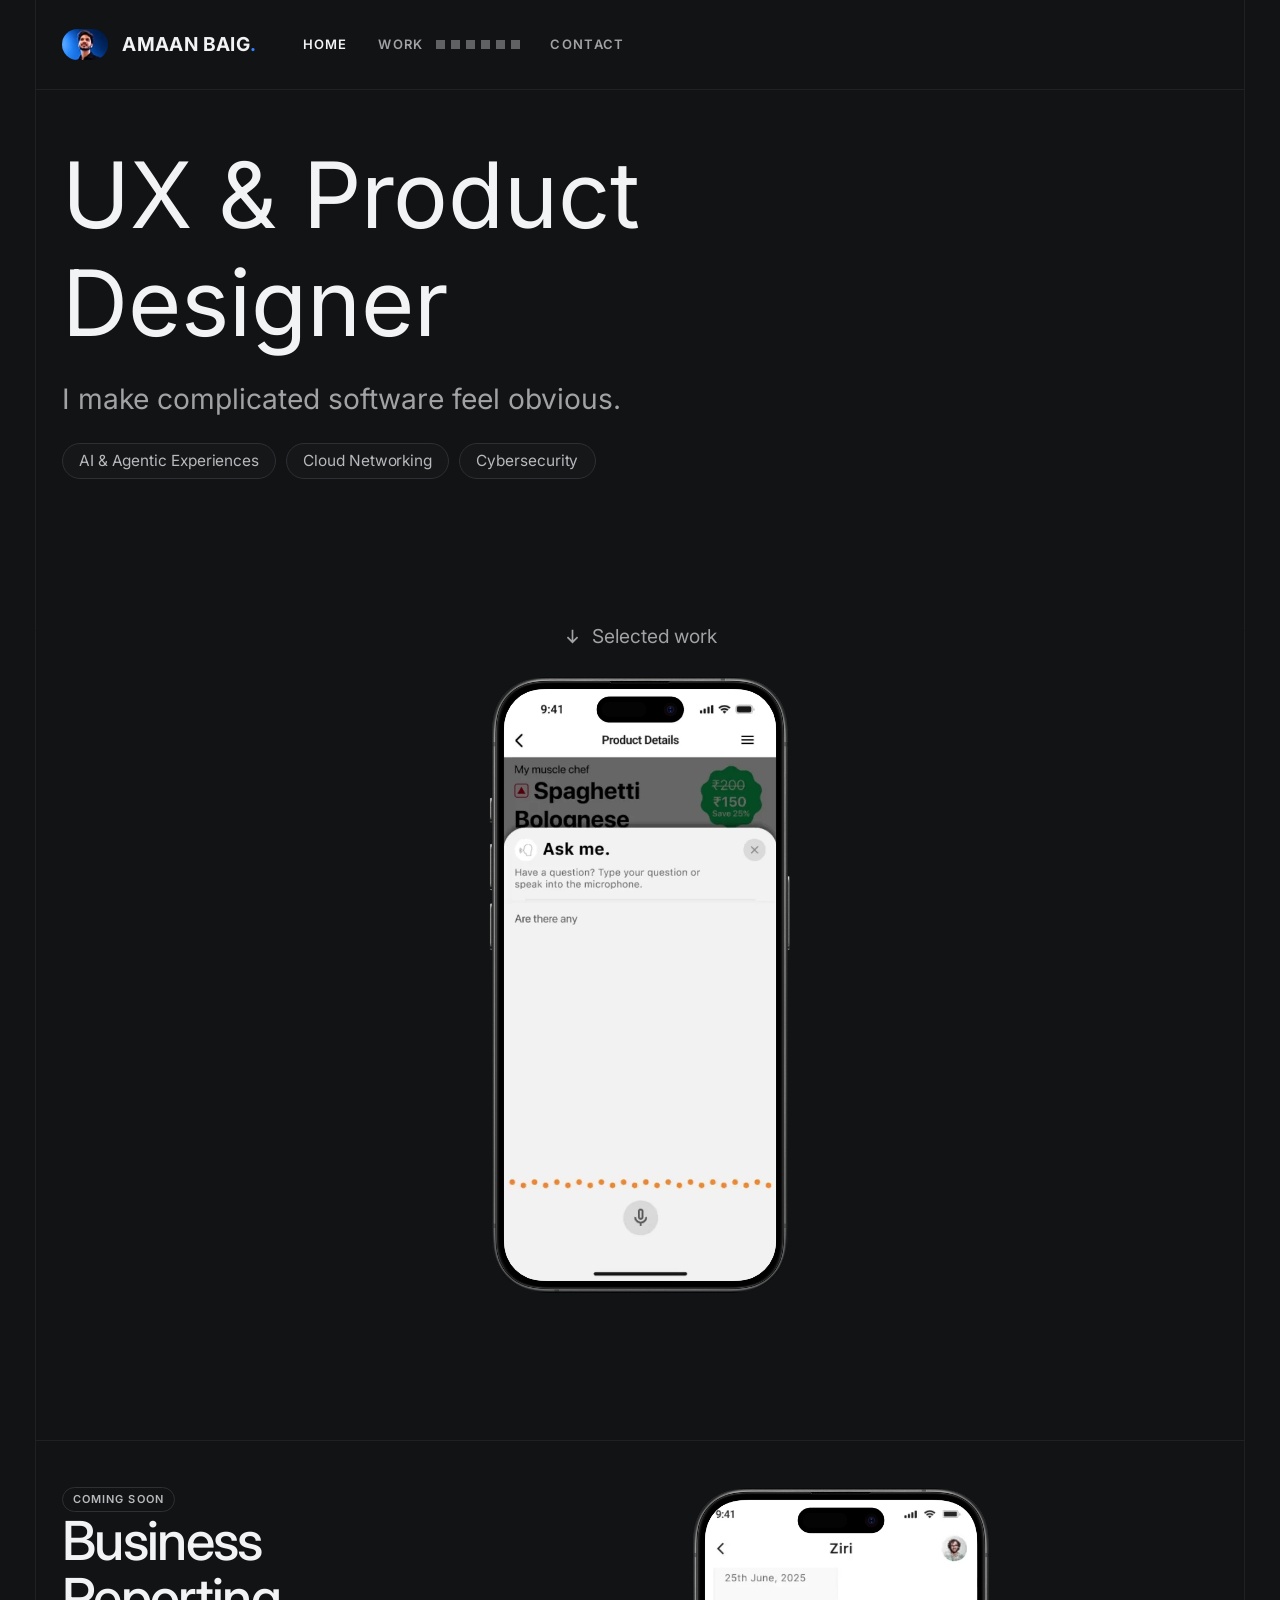
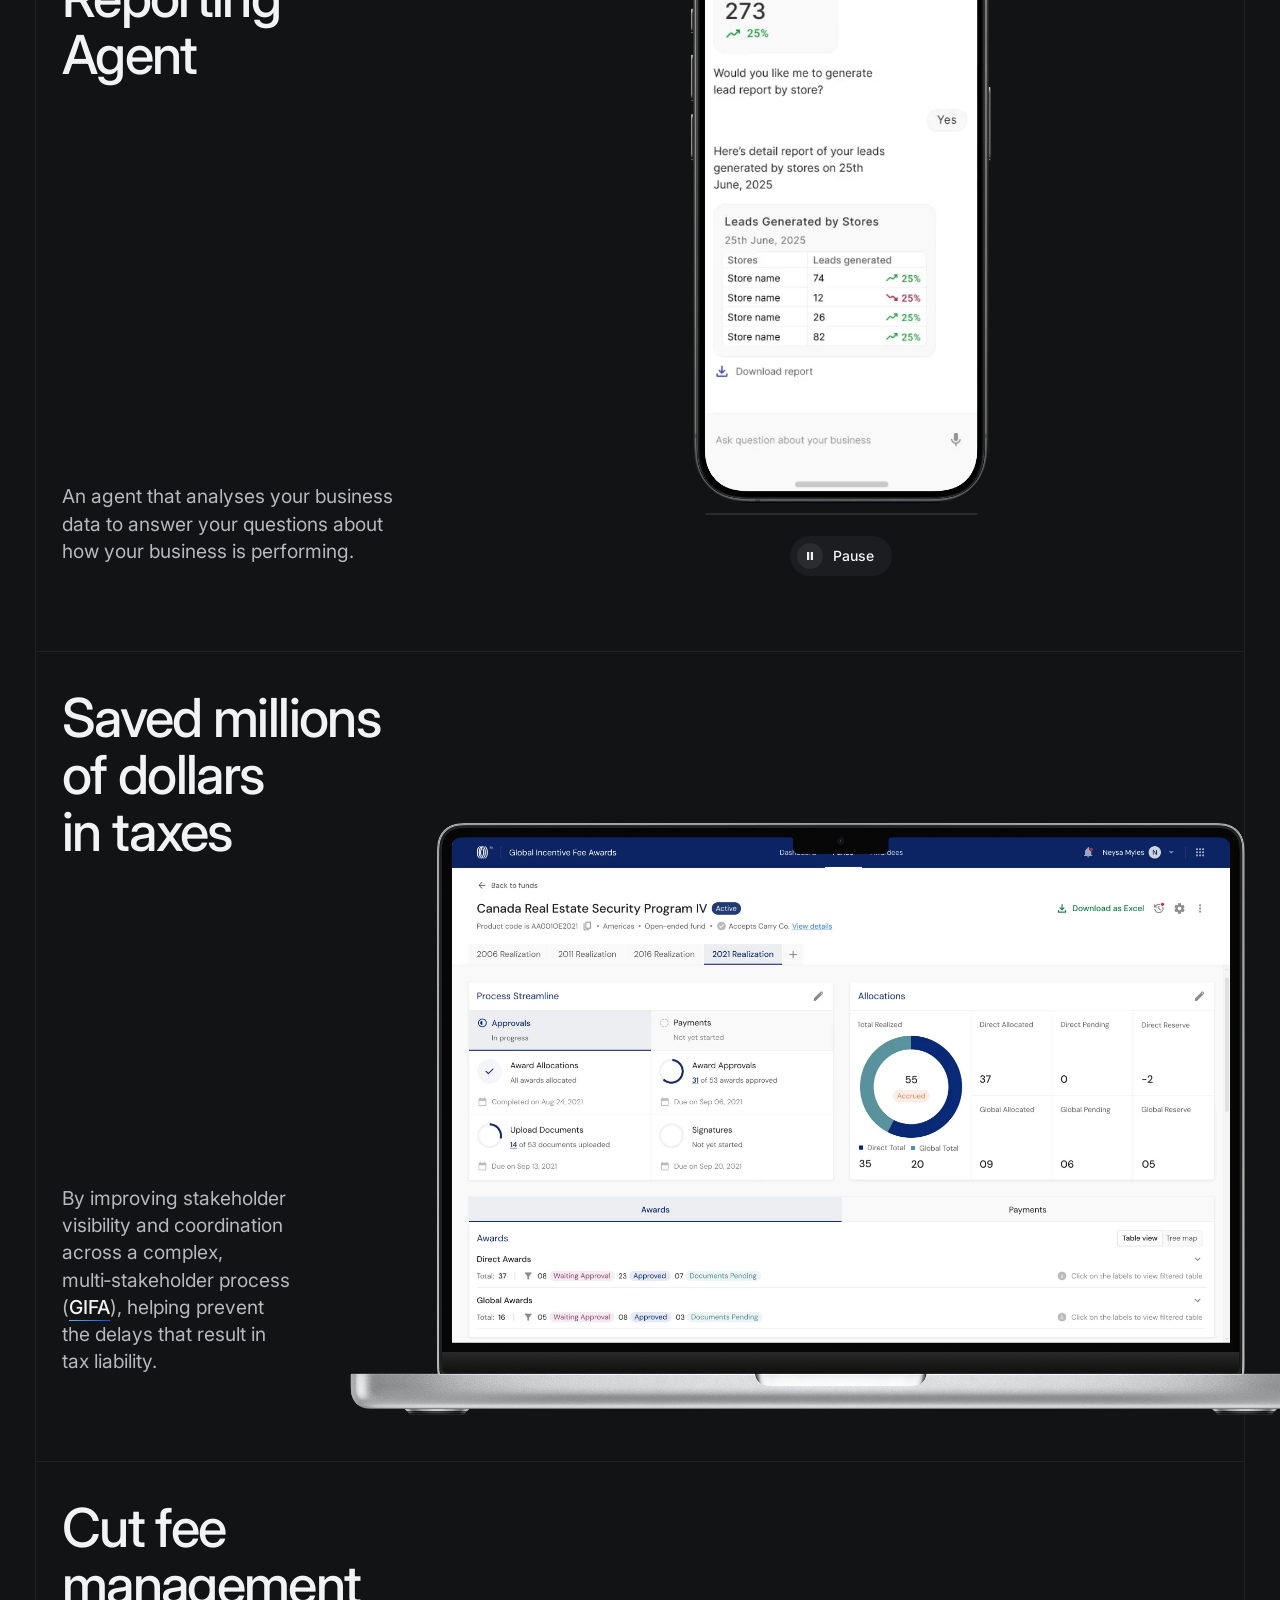
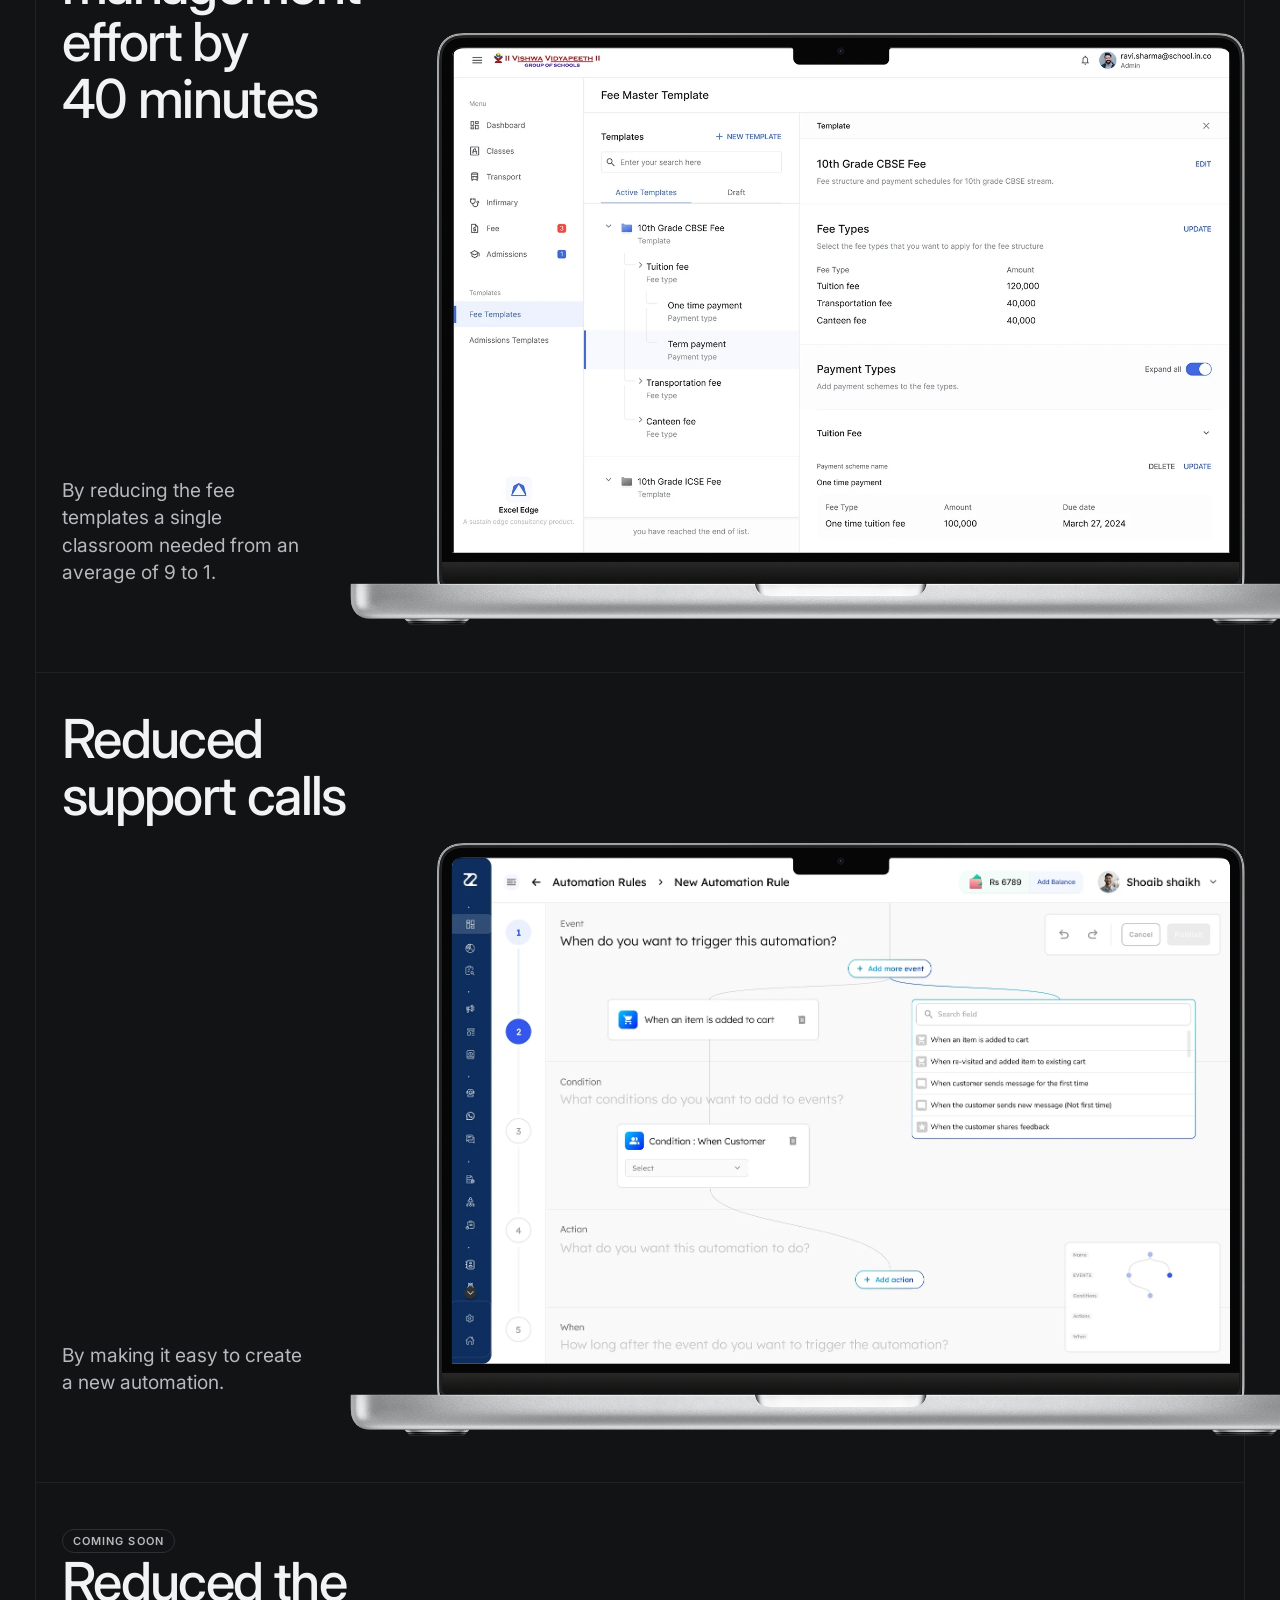
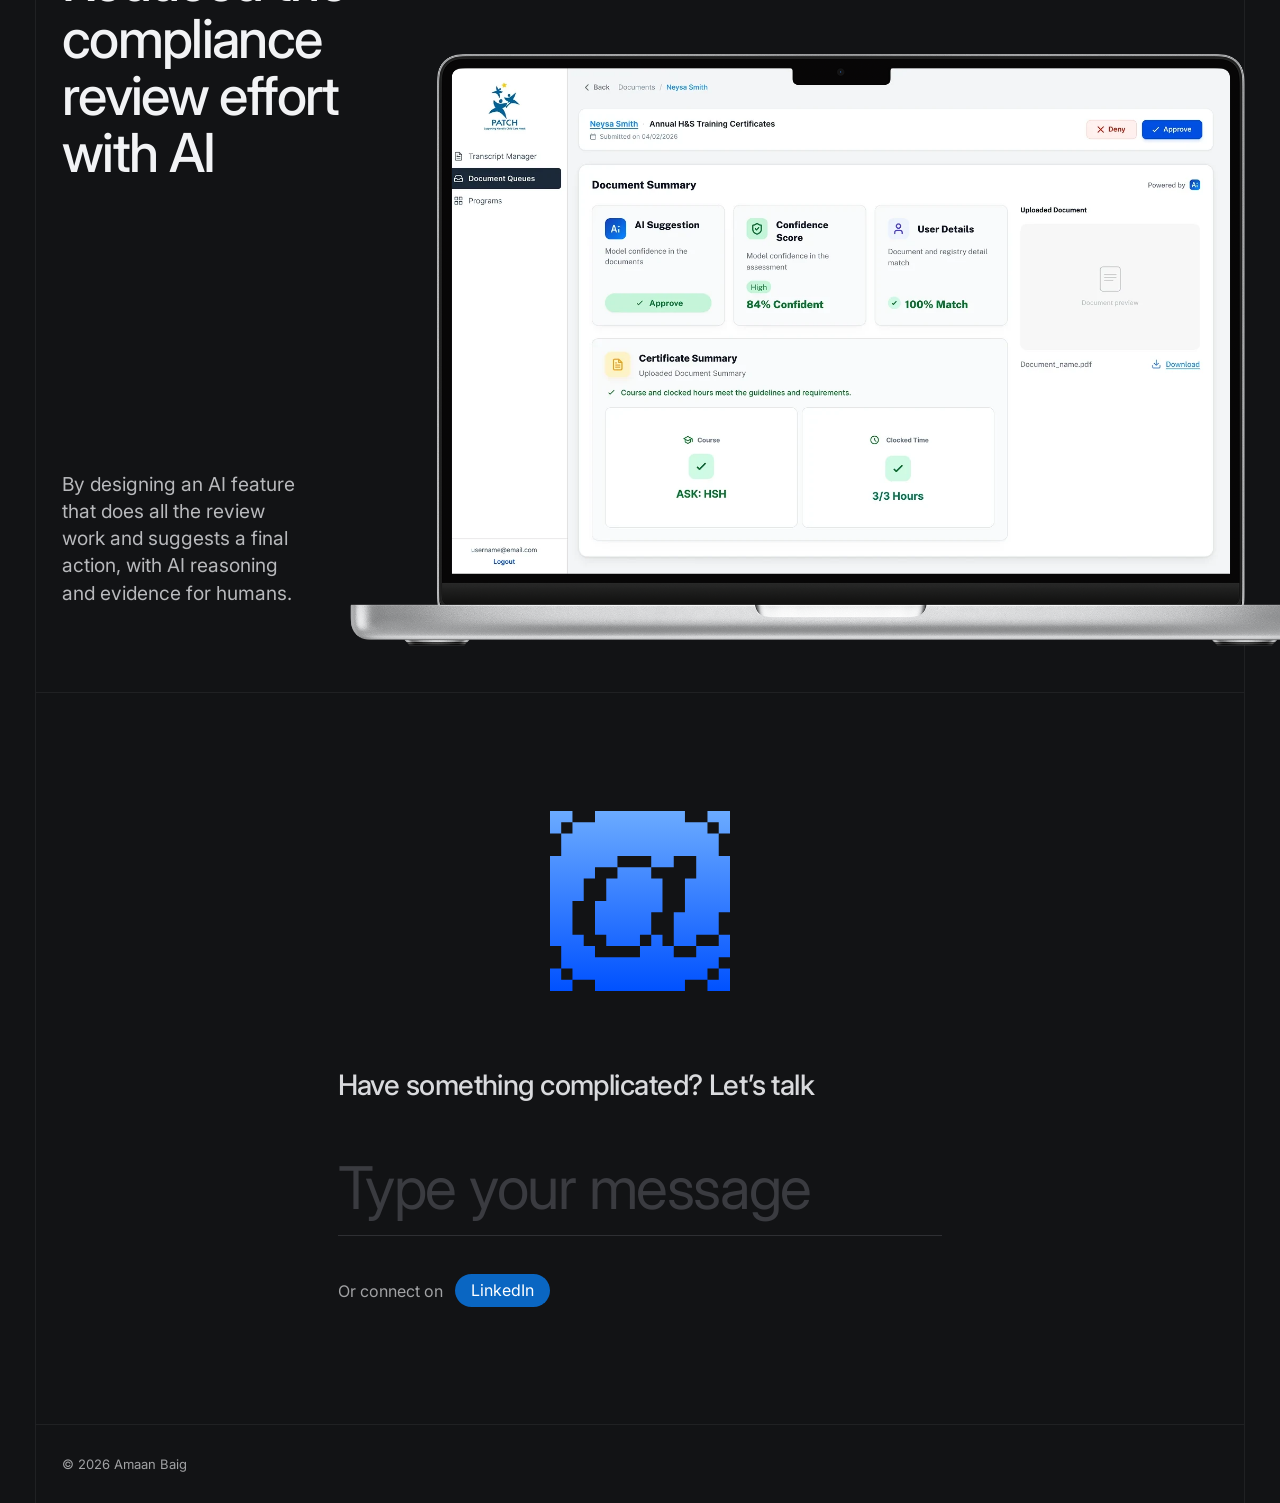
<file: case-study.html>
<!DOCTYPE html>
<html lang="en">
<head>
  <meta charset="utf-8">
  <title>Case study — Amaan Baig</title>
  <!-- case studies now live on the home page; old links land on the right one there -->
  <script>
    var cs = parseInt(new URLSearchParams(location.search).get('cs'), 10) || 1;
    location.replace('index.html#case-study-' + Math.min(Math.max(cs, 1), 5));
  </script>
  <meta http-equiv="refresh" content="0; url=index.html#case-study">
</head>
<body><a href="index.html#case-study">Case studies</a></body>
</html>
</file>
<file: styles.css>
:root {
  --bg: #121315;
  --stroke: #202123;
  --text: #F2F3F5;
  --text-2: #A1A2A4;
  --surface: #F7F8FA;
  --ghost: #1B1C1F;
  --accent: linear-gradient(180deg, #6BABFF 0%, #0051FF 100%); /* light at the top, deep at the bottom */
  --accent-solid: #367FFF; /* the gradient's midpoint, for small solid marks (squares, dashes) */
  --accent-deep: #0051FF;  /* the gradient's deep end, for hover fills */

  --columns: 4;
  --gutter: 2.75vw;
  --col: calc((100vw - 2 * var(--gutter)) / 4);
  --pad: clamp(20px, 2vw, 32px);
  --ease: cubic-bezier(.16, 1, .3, 1);
}

*,
*::before,
*::after {
  box-sizing: border-box;
}

html,
body {
  margin: 0;
  min-height: 100%;
}

body {
  min-height: 100vh;
  background: var(--bg);
  color: var(--text);
  font-family: "Inter", system-ui, -apple-system, "Segoe UI", Roboto, sans-serif;
  -webkit-font-smoothing: antialiased;
}

/* Fixed background of evenly spaced vertical strokes */
.grid-lines {
  position: fixed;
  inset: 0 var(--gutter);
  display: grid;
  grid-template-columns: repeat(var(--columns), 1fr);
  border-right: 1px solid var(--stroke);
  pointer-events: none;
  z-index: 0;
}

.grid-lines span {
  border-left: 1px solid var(--stroke);
}

.page {
  position: relative;
  z-index: 1;
  min-height: 100vh;
  padding: 0 var(--gutter);
}
</file>
<file: case-studies/case-study.css>
/* Case study, divider style (cs1v1.5). Tokens live in /styles.css.
   No background grid: structure comes from real dividers only. Each section is a framed panel that fills
   one screen, so a single scroll snaps cleanly from one section to the next. Layout runs on 3 columns. */

:root {
  --frame: var(--stroke);
  --ghost-2: #1D1F22;
  --text-body: #B8B9BC; /* descriptions: a step lighter than --text-2, so long passages read easily */
  --sticky-h: 0px;

  /* Type scale: one size per role */
  --t-display: clamp(40px, 5vw, 84px);
  --t-heading: clamp(24px, 2.2vw, 32px);
  --t-section: clamp(18px, 1.5vw, 22px);
  --t-lead: clamp(18px, 1.5vw, 22px);
  --t-body: clamp(16px, 1.25vw, 18px);
  --t-label: 13px;
  --gap-detail: clamp(16px, 1.6vw, 24px); /* headline to its detail text */
  --text-soft: #D9DADD; /* long white passages, a step below headings */
}


.page {
  padding: 0 var(--gutter);
}

/* ---------- shared ---------- */

.lede {
  margin: 0;
  max-width: 46ch;
  font-size: var(--t-lead);
  line-height: 1.4;
  color: var(--text-2);
  text-wrap: pretty;
}

.lede strong {
  font-weight: 500;
  color: var(--text);
}

/* An abbreviation explained on hover or focus: blue gradient text with a matching underline and a tooltip */
.term {
  position: relative;
  z-index: 2;
  font-weight: 500;
  cursor: help;
  outline: none;
}

.term::after {
  content: "";
  position: absolute;
  left: 0;
  right: 0;
  bottom: -2px;
  height: 1px;
  background: linear-gradient(90deg, #6BABFF, #0051FF);
}

.term .tip {
  position: absolute;
  bottom: calc(100% + 10px);
  left: 50%;
  padding: 8px 12px;
  border: 1px solid var(--stroke);
  background: #1E1F22;
  font-size: var(--t-label);
  font-weight: 500;
  line-height: 1.3;
  letter-spacing: 0;
  text-align: left;
  width: max-content;
  max-width: min(280px, 80vw); /* longer explanations wrap */
  color: var(--text);
  opacity: 0;
  visibility: hidden;
  pointer-events: none;
  transform: translate(-50%, 4px);
  transition: opacity .2s, transform .2s var(--ease), visibility .2s;
}

.term:hover .tip,
.term:focus-visible .tip,
.term:focus .tip {
  opacity: 1;
  visibility: visible;
  transform: translate(-50%, 0);
}

.term:focus-visible {
  outline: 2px solid var(--text);
  outline-offset: 3px;
}

/* a term reads in white; the gradient lives in its underline (and in the person icon's line, not its fill) */
.term,
.term .accent {
  color: var(--text);
  background: none;
  -webkit-text-fill-color: currentColor;
}

/* terms at the start of a line open their tooltip from the left edge, so it never runs off the page */
.term .tip-start {
  left: 0;
  transform: translateY(4px);
}

.term:hover .tip-start,
.term:focus-visible .tip-start,
.term:focus .tip-start {
  transform: none;
}

/* a person (persona): a small user icon; the underline runs under icon and word together, as under every
   other term */
.persona-ic {
  display: inline-block;
  width: .9em;
  height: .9em;
  margin-right: .28em;
  vertical-align: -.1em;
  background: currentColor;
  -webkit-mask: url("data:image/svg+xml,%3Csvg xmlns='http://www.w3.org/2000/svg' viewBox='0 0 24 24'%3E%3Ccircle cx='12' cy='7.5' r='4.5'/%3E%3Cpath d='M12 14c-4.4 0-8 2.2-8 5v1.5c0 .8.7 1.5 1.5 1.5h13c.8 0 1.5-.7 1.5-1.5V19c0-2.8-3.6-5-8-5z'/%3E%3C/svg%3E") center / contain no-repeat;
  mask: url("data:image/svg+xml,%3Csvg xmlns='http://www.w3.org/2000/svg' viewBox='0 0 24 24'%3E%3Ccircle cx='12' cy='7.5' r='4.5'/%3E%3Cpath d='M12 14c-4.4 0-8 2.2-8 5v1.5c0 .8.7 1.5 1.5 1.5h13c.8 0 1.5-.7 1.5-1.5V19c0-2.8-3.6-5-8-5z'/%3E%3C/svg%3E") center / contain no-repeat;
}

.accent {
  background: var(--accent);
  -webkit-background-clip: text;
  background-clip: text;
  color: transparent;
}

.m-label {
  display: none;
}

/* Framed panel: outer frame on the gutters, a top rule closes each section off */
.panel {
  position: relative;
  border-left: 1px solid var(--frame);
  border-right: 1px solid var(--frame);
  border-top: 1px solid var(--frame);
}

/* Section header: large faint word behind a strong label */
.sec-head {
  position: relative;
  display: flex;
  align-items: flex-end;
  min-height: clamp(110px, 10vw, 160px);
  padding: 0 var(--pad) clamp(18px, 1.8vw, 28px);
  overflow: hidden;
}

.ghost {
  position: absolute;
  left: calc(var(--pad) - .04em);
  bottom: clamp(4px, .6vw, 10px);
  font-size: clamp(72px, 8.4vw, 140px);
  font-weight: 700;
  line-height: .8;
  letter-spacing: -0.035em;
  white-space: nowrap;
  color: var(--ghost-2);
  pointer-events: none;
  user-select: none;
}

.sec-title {
  position: relative;
  display: flex;
  align-items: center;
  gap: 14px;
  margin: 0;
  font-size: var(--t-section);
  font-weight: 600;
  line-height: 1;
  letter-spacing: .05em;
  text-transform: uppercase;
}

/* One square per challenge; the active one turns blue */
.count {
  display: inline-flex;
  gap: 6px;
  align-self: flex-end;
  margin-bottom: 2px;
}

.count i {
  width: 9px;
  height: 9px;
  background: var(--text);
  opacity: .35;
  transition: opacity .3s, background .3s;
}

.count i.on {
  background: var(--accent-solid);
  opacity: 1;
}

/* ---------- hero ---------- */

.hero {
  display: flex;
  flex-direction: column;
  min-height: 100vh;
}

/* full-bleed screen across the top, edge to edge */
.hero-shot {
  flex: 1 1 auto;
  min-height: 34vh;
  max-height: 46vh;
  margin: 0 calc(var(--gutter) * -1);
  background: var(--surface);
}

/* Three laptops composed in the container. Sizes follow the page width, so the outer edges of the side
   laptops always sit exactly on the left and right frame lines. The centre laptop is in front and larger;
   the side ones are smaller and set back. All three are cut off by the bottom of the container.
   The numbers come from the image files: each laptop body is 1567px wide (1008px tall to the cut), starting
   83px in on the centre and left images and 3px in on the right one, 43px from the top. */
.hero-shot {
  --F: calc(100vw - 2 * var(--gutter)); /* frame width */
  --bc: calc(var(--F) * .52);            /* centre laptop body width */
  --bs: calc(var(--bc) * .73);           /* side laptop body width */
  --t: 7%;                               /* centre laptop top */
  position: relative;
  overflow: hidden;
}

.hero-comp {
  position: absolute;
  inset: 0;
}

.hero-comp img {
  position: absolute;
  display: block;
  height: auto;
  user-select: none;
  -webkit-user-drag: none;
}

.hc-center {
  z-index: 2;
  left: calc(50% - var(--bc) / 2 - var(--bc) * 83 / 1567);
  top: calc(var(--t) - var(--bc) * 43 / 1567);
  width: calc(var(--bc) * 1733 / 1567);
}

.hc-left,
.hc-right {
  top: calc(var(--t) + var(--bc) * 1008 / 1567 * .27 - var(--bs) * 43 / 1567);
  width: calc(var(--bs) * 1653 / 1567);
}

.hc-left {
  left: calc(var(--gutter) - var(--bs) * 83 / 1567);
}

.hc-right {
  left: calc(100% - var(--gutter) - var(--bs) - var(--bs) * 3 / 1567);
}

.hero-body {
  padding: clamp(28px, 3.2vw, 52px) var(--pad) clamp(28px, 3vw, 48px);
  border-left: 1px solid var(--frame);
  border-right: 1px solid var(--frame);
}

.hero h1 {
  margin: 0 0 clamp(14px, 1.4vw, 22px);
  font-size: var(--t-display);
  font-weight: 650;
  line-height: 1.1; /* room between lines when the title wraps, still tight enough to read as one block */
  letter-spacing: -0.025em;
  text-wrap: balance;
}

.hero .lede {
  max-width: 60ch;
}

.facts {
  display: grid;
  grid-template-columns: repeat(3, minmax(0, 1fr));
  margin: 0;
  border: 1px solid var(--frame);
}

.facts > div {
  padding: clamp(16px, 1.6vw, 24px) var(--pad) clamp(22px, 2.2vw, 34px);
}

.facts > div + div {
  border-left: 1px solid var(--frame);
}

.facts dt {
  font-size: var(--t-label);
  font-weight: 600;
  letter-spacing: .1em;
  text-transform: uppercase;
  color: var(--text-2);
}

.facts dd {
  margin: 10px 0 0;
  max-width: 30ch;
  font-size: var(--t-body);
  font-weight: 500;
  line-height: 1.45;
}

/* ---------- the problem ---------- */

.problem {
  display: flex;
  flex-direction: column;
  min-height: 100vh;
  margin-top: clamp(48px, 5vw, 80px);
}

.problem > .lede {
  padding: clamp(20px, 2vw, 32px) var(--pad) clamp(32px, 3.4vw, 56px);
}

.cards {
  display: grid;
  grid-template-columns: repeat(2, minmax(0, 1fr));
  border-top: 1px solid var(--frame);
  border-bottom: 1px solid var(--frame);
}

.card {
  padding: clamp(28px, 3vw, 48px) var(--pad) clamp(36px, 4vw, 64px);
}

.card + .card {
  border-left: 1px solid var(--frame);
}

.card h3 {
  width: max-content;
  max-width: 100%;
  margin: 0 0 clamp(12px, 1.2vw, 18px);
  font-size: var(--t-heading);
  font-weight: 600;
  line-height: 1.15;
  letter-spacing: -0.018em;
}

.card p {
  margin: 0;
  max-width: 46ch;
  font-size: var(--t-body);
  line-height: 1.5;
  color: var(--text-2);
}

/* ---------- project challenges ---------- */

.challenges {
  margin-top: clamp(48px, 5vw, 80px);
  border-bottom: 1px solid var(--frame);
}

/* the section title stays pinned while challenges snap underneath */
/* the title and the CHALLENGE / HOW WE APPROACHED IT row pin together, so the rule under the labels
   is always visible while challenges snap underneath */
.pin {
  position: sticky;
  top: 0;
  z-index: 5;
  background: var(--bg);
}

.ch-labels {
  display: grid;
  grid-template-columns: repeat(3, minmax(0, 1fr));
  border-bottom: 1px solid var(--frame);
}

.ch-labels span {
  padding: 0 var(--pad) clamp(14px, 1.4vw, 20px);
  font-size: var(--t-label);
  font-weight: 600;
  letter-spacing: .1em;
  text-transform: uppercase;
  color: var(--text-2);
}

/* Text columns: each challenge fills the screen below the pinned title and snaps into place.
   Centre column: one continuous image strip spanning both challenges, scrolling with the page. */
.ch-grid {
  display: grid;
  grid-template-columns: repeat(3, minmax(0, 1fr));
  grid-auto-rows: minmax(calc(100vh - var(--sticky-h)), auto);
}

.ch-text.r1, .ch-approach.r1 { grid-row: 1; }
.ch-text.r2, .ch-approach.r2 { grid-row: 2; }
.ch-text { grid-column: 1; }
.ch-approach { grid-column: 3; }


.m-media {
  display: none;
}

.ch-text,
.ch-approach {
  padding: clamp(32px, 3.4vw, 56px) var(--pad);
}

.ch-text {
  display: grid;
  grid-template-columns: auto 1fr;
  column-gap: clamp(14px, 1.4vw, 22px);
  align-content: start;
}

.ch-text .num {
  grid-row: 1;
  font-size: clamp(56px, 5vw, 84px);
  font-weight: 600;
  line-height: .8;
  letter-spacing: -0.04em;
}

.ch-text h3 {
  grid-row: 1;
  align-self: end;
  margin: 0;
  font-size: var(--t-heading);
  font-weight: 600;
  line-height: 1.15;
  letter-spacing: -0.018em;
  text-wrap: balance;
}

.ch-text p {
  grid-column: 1 / -1;
  margin: var(--gap-detail) 0 0;
  max-width: 40ch;
  font-size: var(--t-body);
  line-height: 1.5;
  color: var(--text-2);
  text-wrap: pretty;
}

.ch-approach p {
  margin: 0;
  font-size: var(--t-lead);
  line-height: 1.4;
  letter-spacing: -0.01em;
  color: var(--text-soft);
  text-wrap: pretty;
}

/* the strip spans both challenge rows with one even gap, so it reads as a single continuous column
   (images never regroup to the top of the screen at each snap) */
.ch-media {
  grid-column: 2;
  grid-row: 1 / span 2;
  display: grid;
  align-content: start;
  gap: clamp(16px, 1.6vw, 24px);
  padding: clamp(32px, 3.4vw, 56px) 0;
  border-left: 1px solid var(--frame);
  border-right: 1px solid var(--frame);
}

.shot {
  margin: 0 clamp(16px, 1.6vw, 24px);
  aspect-ratio: 1.55;
  background: var(--surface);
}

/* ---------- problems & solutions ----------
   Pinned title + squares; each solution fills the screen and snaps. Layout per solution follows the
   reference: (1) screen under the solution, impact beside it; (2) impact under the solution, tall screen
   on the right; (3) impact top right, wide screen across solution + impact. Each column keeps its label. */

.solutions {
  margin-top: clamp(48px, 5vw, 80px);
  border-bottom: 1px solid var(--frame);
}

.sol-row {
  display: grid;
  grid-template-columns: repeat(3, minmax(0, 1fr));
  grid-template-rows: auto 1fr;
  min-height: calc(100vh - var(--sticky-h));
  border-top: 1px solid var(--frame);
}

.sol-row.v1 { grid-template-areas: "prob sol ." "prob shot imp"; }
.sol-row.v2 { grid-template-areas: "prob sol shot" "prob imp shot"; }
.sol-row.v3 { grid-template-areas: "prob sol imp" "prob shot shot"; }

.sol-problem { grid-area: prob; }
.sol-solution { grid-area: sol; }
.sol-impact { grid-area: imp; }
.sol-shot { grid-area: shot; }

.sol-label {
  display: block;
  margin-bottom: clamp(16px, 1.6vw, 22px);
  font-size: var(--t-label);
  font-weight: 600;
  letter-spacing: .1em;
  text-transform: uppercase;
  color: var(--text-2);
}

.sol-problem .sol-label {
  grid-column: 1 / -1;
}

.sol-problem,
.sol-solution,
.sol-impact {
  padding: clamp(32px, 3.4vw, 56px) var(--pad) 0;
}

.sol-problem {
  display: grid;
  grid-template-columns: auto 1fr;
  grid-template-rows: auto auto 1fr;
  column-gap: clamp(14px, 1.4vw, 22px);
  align-content: start;
  border-right: 1px solid var(--frame);
}

.sol-problem .num {
  grid-row: 2;
  font-size: clamp(56px, 5vw, 84px);
  font-weight: 600;
  line-height: .8;
  letter-spacing: -0.04em;
}

.sol-problem h3 {
  grid-row: 2;
  align-self: end;
}

.sol-problem p {
  grid-column: 1 / -1;
  grid-row: 3;
}

.sol-problem h3,
.sol-solution h3 {
  margin: 0;
  font-size: var(--t-heading);
  font-weight: 600;
  line-height: 1.15;
  letter-spacing: -0.018em;
  text-wrap: balance;
}

.sol-problem p,
.sol-solution p {
  margin: var(--gap-detail) 0 0;
  max-width: 40ch;
  font-size: var(--t-body);
  line-height: 1.5;
  color: var(--text-2);
  text-wrap: pretty;
}

.v1 .sol-impact {
  padding-top: clamp(24px, 2.4vw, 36px);
}

.sol-impact ul {
  margin: 0;
  padding: 0;
  list-style: none;
}

.sol-impact li {
  position: relative;
  padding: 0 0 14px 22px;
  font-size: var(--t-lead);
  line-height: 1.4;
  color: var(--text-soft);
}

.sol-impact li::before {
  content: "";
  position: absolute;
  left: 0;
  top: .62em;
  width: 10px;
  height: 2px;
  background: var(--accent-solid);
}

.sol-shot {
  margin: 0;
  padding: clamp(24px, 2.4vw, 36px) var(--pad) clamp(64px, 7vw, 96px); /* room for the floating menu */
}

.sol-shot .shot {
  margin: 0;
}

.v1 .sol-shot .shot { aspect-ratio: 1.15 / 1; }
.v2 .sol-shot { padding-top: clamp(32px, 3.4vw, 56px); }
.v2 .sol-shot .shot { aspect-ratio: 3 / 4; }
.v3 .sol-shot .shot { aspect-ratio: 2.4 / 1; }

.sol-shot figcaption {
  display: flex;
  align-items: center;
  justify-content: space-between;
  gap: 16px;
  margin-bottom: 14px;
  font-size: var(--t-label);
  color: var(--text-2);
}

.thumbs {
  display: flex;
  gap: 8px;
}

/* thumbnails of the screens in a solution; the current one is outlined, the others dimmed */
.thumb {
  display: block;
  width: 24px;
  height: 24px;
  padding: 0;
  border: 0;
  background: var(--surface);
  cursor: pointer;
  opacity: .45;
  transition: opacity .2s;
}

.thumb img {
  display: block;
  width: 100%;
  height: 100%;
  object-fit: cover;
}

.thumb:hover,
.thumb.on {
  opacity: 1;
}

.thumb.on {
  outline: 1px solid var(--text);
  outline-offset: 3px;
}

.thumb:focus-visible {
  outline: 2px solid var(--text);
  outline-offset: 3px;
}

/* the screens of a solution, stacked; the current one fades in, shown whole inside its container */
.sol-view {
  --ip: clamp(10px, 1vw, 16px);
  position: relative;
  display: block;
  width: 100%;
  padding: 0;
  border: 0;
  cursor: zoom-in;
}

.sol-view img {
  position: absolute;
  top: var(--ip);
  left: var(--ip);
  display: block;
  width: calc(100% - 2 * var(--ip));
  height: calc(100% - 2 * var(--ip));
  object-fit: contain;
  opacity: 0;
  transition: opacity .35s var(--ease);
}

.sol-view img.on {
  opacity: 1;
}

/* Device screens that are cut off in the image itself run to the container's edge on the cut sides, so the
   cut lines up with the container instead of floating inside it. --cut (image height / height to the cut)
   pushes the soft shadow under the cut out of view. */
.sol-view {
  overflow: hidden;
}

.sol-view img[data-bleed] {
  height: calc((100% - var(--ip)) * var(--cut));
}

.sol-view img[data-bleed="rb"] {   /* cut on the right and bottom */
  width: calc(100% - var(--ip));
  object-position: right bottom;
}

.sol-view img[data-bleed="lb"] {   /* cut on the left and bottom */
  left: 0;
  width: calc(100% - var(--ip));
  object-position: left bottom;
}

.sol-view img[data-bleed="b"] {    /* cut at the bottom */
  object-position: center bottom;
}

.sol-view:focus-visible {
  outline: 2px solid var(--text);
  outline-offset: 3px;
}

/* ---------- project impact ----------
   Closing section, one screen: a lead sentence, then three outcomes side by side. No figures. */

.impact {
  display: flex;
  flex-direction: column;
  min-height: 100vh;
  margin-top: clamp(48px, 5vw, 80px);
  border-bottom: 1px solid var(--frame);
}

.impact-lead {
  margin: 0;
  padding: clamp(20px, 2vw, 32px) var(--pad) clamp(40px, 4.4vw, 72px);
  max-width: 34ch;
  font-size: var(--t-heading);
  font-weight: 500;
  line-height: 1.25;
  letter-spacing: -0.02em;
  color: var(--text-2);
  text-wrap: balance;
}

.impact-lead strong {
  font-weight: 500;
  color: var(--text);
}

.outcomes {
  display: grid;
  grid-template-columns: repeat(3, minmax(0, 1fr));
  border-top: 1px solid var(--frame);
  border-bottom: 1px solid var(--frame);
}

.outcome {
  padding: clamp(28px, 3vw, 48px) var(--pad) clamp(36px, 4vw, 64px);
}

.outcome + .outcome {
  border-left: 1px solid var(--frame);
}

.tick {
  display: block;
  width: 24px;
  height: 3px;
  margin-bottom: clamp(20px, 2vw, 28px);
  background: var(--accent);
}

.outcome h3 {
  margin: 0;
  font-size: var(--t-heading);
  font-weight: 600;
  line-height: 1.15;
  letter-spacing: -0.018em;
}

.outcome p {
  margin: var(--gap-detail) 0 0;
  max-width: 40ch;
  font-size: var(--t-body);
  line-height: 1.5;
  color: var(--text-2);
  text-wrap: pretty;
}

.to-top {
  font-size: var(--t-label);
  font-weight: 600;
  letter-spacing: .1em;
  text-transform: uppercase;
  color: var(--text-2);
  text-decoration: none;
  transition: color .2s;
}

.to-top:hover,
.to-top:focus-visible {
  color: var(--text);
}

/* ---------- section index ---------- */

.index {
  position: fixed;
  left: 50%;
  bottom: clamp(16px, 2vw, 28px);
  z-index: 20;
  display: flex;
  gap: 2px;
  padding: 4px;
  border: 1px solid var(--stroke);
  background: rgba(18, 19, 21, .82);
  -webkit-backdrop-filter: blur(12px);
  backdrop-filter: blur(12px);
  transform: translateX(-50%);
}

.index a {
  display: flex;
  align-items: center;
  gap: 8px;
  padding: 10px 14px;
  font-size: 13px;
  font-weight: 500;
  color: var(--text-2);
  text-decoration: none;
  white-space: nowrap;
  transition: color .2s, background .2s;
}

.index a span {
  opacity: .6;
  font-variant-numeric: tabular-nums;
}

.index a:hover {
  color: var(--text);
}

.index a[aria-current="true"] {
  color: var(--text);
  background: #1E1F22;
}

.index a[aria-current="true"] span {
  opacity: 1;
  background: var(--accent);
  -webkit-background-clip: text;
  background-clip: text;
  color: transparent;
}

.index a:focus-visible {
  outline: 2px solid var(--text);
  outline-offset: -2px;
}

/* ---------- tablet & phone: one column, normal scrolling ---------- */

@media (max-width: 899px) {
  .hero,
  .problem {
    min-height: 0;
  }

  /* phones: the container is just tall enough to show most of the centre laptop */
  .hero-shot {
    flex: none;
    height: calc(var(--bc) * 1008 / 1567 * .92);
    min-height: 0;
  }

  .facts,
  .cards,
  .ch-labels,
  .ch-grid {
    grid-template-columns: minmax(0, 1fr);
  }

  .facts > div + div,
  .card + .card {
    border-left: 0;
    border-top: 1px solid var(--frame);
  }

  .pin {
    position: relative;
  }

  .ch-labels {
    display: none;
  }

  .ch-grid {
    grid-auto-rows: auto;
  }

  .ch-grid > * {
    grid-column: 1 !important;
    grid-row: auto !important;
  }

  /* phones: each challenge shows its own images inline instead of the shared strip */
  .ch-media {
    display: none;
  }

  .m-media {
    display: grid;
    gap: 12px;
    margin-top: 24px;
  }

  .m-media .shot {
    margin: 0;
  }

  .ch-approach {
    padding-top: 0;
  }

  .sol-row.v1,
  .sol-row.v2,
  .sol-row.v3 {
    grid-template-columns: minmax(0, 1fr);
    grid-template-areas: "prob" "sol" "shot" "imp";
    min-height: 0;
  }

  .sol-shot .shot {
    aspect-ratio: 16 / 10;
  }

  /* each container takes the shape of its screens, so they show as large as the width allows */
  .v2 .sol-shot .shot {
    aspect-ratio: 3 / 4;
  }

  .v3 .sol-shot .shot {
    aspect-ratio: 2 / 1;
  }

  .sol-shot,
  .v2 .sol-shot {
    padding: 20px var(--pad) 0;
  }

  .sol-problem {
    border-right: 0;
  }

  .sol-impact {
    padding-bottom: 24px;
  }

  .impact {
    min-height: 0;
  }

  .outcomes {
    grid-template-columns: minmax(0, 1fr);
  }

  .outcome + .outcome {
    border-left: 0;
    border-top: 1px solid var(--frame);
  }

  .m-label {
    display: block;
    margin-bottom: 12px;
    font-size: var(--t-label);
    font-weight: 600;
    letter-spacing: .1em;
    text-transform: uppercase;
    color: var(--text-2);
  }

  .index a {
    padding: 10px;
  }

  .index a:not([aria-current="true"]) {
    gap: 0;
    font-size: 0;
  }

  .index a span {
    font-size: 13px;
  }
}

/* ---------- one continuous frame ----------
   The outer frame lines run the full length of the page, through the gaps between sections, so the
   sections read as one structure rather than separate boxes. Each section is closed off by the next
   section's top rule, so there are no doubled horizontal lines in the gaps. */
.page {
  position: relative;
}

.page::before {
  content: "";
  position: absolute;
  top: 0;
  bottom: 0;
  left: var(--gutter);
  right: var(--gutter);
  border-left: 1px solid var(--frame);
  border-right: 1px solid var(--frame);
  pointer-events: none;
}

.hero-shot {
  position: relative;
  z-index: 1;
}

.challenges,
.solutions {
  border-bottom: 0;
}

/* ---------- product designs ----------
   Shorter than a screen, so the start of the footer shows below it. Screens sit in a horizontal strip
   that runs off the right edge of the page;
   drag it with the mouse or use the arrows, and the squares by the title track the current screen. */
.impact {
  border-bottom: 0;
}

.designs {
  display: flex;
  flex-direction: column;
  margin-top: clamp(48px, 5vw, 80px);
  border-bottom: 1px solid var(--frame);
}

.designs .sec-head {
  justify-content: space-between;
}

/* previous / next arrows: they tell you the strip moves sideways, and move it one screen per click */
.ds-arrows {
  position: relative;
  display: flex;
  gap: 8px;
}

.ds-arrow {
  display: grid;
  place-items: center;
  width: 44px;
  height: 44px;
  padding: 0;
  border: 1px solid var(--stroke);
  background: transparent;
  color: var(--text);
  cursor: pointer;
  transition: background .2s, border-color .2s, opacity .2s;
}

.ds-arrow svg {
  width: 16px;
  height: 16px;
  fill: none;
  stroke: currentColor;
  stroke-width: 1.5;
}

.ds-arrow:hover:not(:disabled) {
  background: #1E1F22; /* the section menu's highlight */
}

.ds-arrow:focus-visible {
  outline: 2px solid var(--text);
  outline-offset: 2px;
}

.ds-arrow:disabled {
  opacity: .3;
  cursor: default;
}

/* the arrows sit at the right end of the header, centred on the title line */
.ds-head-end {
  position: relative;
  display: flex;
  align-items: center;
  gap: clamp(20px, 2vw, 32px);
  margin-bottom: -11px;
}

/* the viewport runs from the left frame to the right edge of the window, so the next screen peeks in */
.ds-viewport {
  position: relative;
  z-index: 1;
  display: flex;
  align-items: flex-start;
  margin-right: calc(-1 * var(--gutter) - 1px);
  /* the rule under the header, drawn here so the title sits exactly where it does in the other sections;
     it stops at the right frame even though the strip runs on to the window edge */
  background: linear-gradient(var(--frame), var(--frame)) 0 0 / calc(100% - var(--gutter) - 1px) 1px no-repeat;
  overflow: hidden;
}

/* phones only: the arrows under the strip */
.ds-end {
  display: none;
  align-items: center;
  justify-content: space-between;
}

.ds-strip {
  --ds-w: calc((100vw - 2 * var(--gutter)) * .45); /* two screens and the edge of a third in view */
  display: flex;
  gap: var(--pad);
  padding: clamp(32px, 3.4vw, 56px) var(--pad); /* same inset as the other sections' content */
  transition: transform .85s var(--ease);
}

/* desktop: the strip can be dragged sideways with the mouse */
@media (min-width: 900px) {
  .ds-viewport {
    cursor: grab;
    touch-action: pan-y; /* vertical swipes still scroll the page */
    user-select: none;
  }

  .ds-viewport.is-dragging {
    cursor: grabbing;
  }
}

/* each product screen fills its container edge to edge (the screens are full-window captures, so the
   container takes their exact shape), with its label above */
.ds-fig {
  flex: 0 0 var(--ds-w);
  margin: 0;
}

.ds-view {
  position: relative;
  display: block;
  width: 100%;
  aspect-ratio: 1512 / 982;
  padding: 0;
  border: 0;
  background: var(--surface);
  cursor: inherit; /* desktop: the strip's grab cursor */
}

.ds-view img {
  display: block;
  width: 100%;
  height: 100%;
  object-fit: cover;
  pointer-events: none;
}

.ds-view:hover .zoom-ic,
.ds-view:focus-visible .zoom-ic {
  opacity: 1;
  transform: none;
}

.ds-view:focus-visible {
  outline: 2px solid var(--text);
  outline-offset: 3px;
}

/* label above the screen, left, as on the solution screens */
.ds-fig figcaption {
  margin-bottom: 14px;
  font-size: var(--t-label);
  line-height: 1.3;
  color: var(--text-2);
}

@media (prefers-reduced-motion: reduce) {
  .ds-strip { transition: none; }
}

@media (max-width: 899px) {
  .designs {
    min-height: 0;
  }

  /* phones: swipe the strip sideways, one screen at a time */
  .ds-viewport {
    overflow-x: auto;
    scroll-snap-type: x mandatory;
    scrollbar-width: none;
  }

  .ds-viewport::-webkit-scrollbar {
    display: none;
  }

  .ds-strip {
    --ds-w: 82vw;
    gap: 12px;
    width: max-content;
  }

  .ds-fig {
    scroll-snap-align: start;
    scroll-margin-left: var(--pad);
  }

  .ds-viewport {
    display: block;
    padding-bottom: 0;
  }

  .ds-strip {
    padding-bottom: var(--pad);
  }

  /* phones: the arrows move under the strip */
  .ds-head-end {
    display: none;
  }

  .ds-end {
    display: flex;
    justify-content: flex-end;
    padding: 4px var(--pad) clamp(40px, 10vw, 56px);
  }
}

/* ---------- site footer ----------
   Links on the left; two other projects across the remaining two columns; copyright underneath. */
.site-foot {
  position: relative;
  display: flex;
  flex-direction: column;
  min-height: 100vh; /* one screen, so the last snap lands on the footer's top like every other section */
  margin-top: clamp(48px, 5vw, 80px);
  border: 1px solid var(--frame);
  border-bottom: 0;
}

.sf-main {
  flex: 1 1 auto;
  display: grid;
  grid-template-columns: repeat(3, minmax(0, 1fr));
  border-bottom: 1px solid var(--frame);
}

.sf-links {
  display: flex;
  flex-direction: column;
  align-items: flex-start;
  gap: clamp(24px, 2.4vw, 36px);
  padding: clamp(32px, 3.4vw, 56px) var(--pad);
}

.sf-links a,
.sf-head {
  font-size: var(--t-section);
  font-weight: 600;
  line-height: 1;
  letter-spacing: .05em;
  text-transform: uppercase;
}

.sf-links a {
  color: var(--text-2);
  text-decoration: none;
  transition: color .2s;
}

.sf-links a:hover,
.sf-links a:focus-visible {
  color: var(--text);
}

.sf-links a:focus-visible {
  outline: 2px solid var(--text);
  outline-offset: 4px;
}

.sf-links .to-top span {
  display: inline-block;
  margin-left: 6px;
  transition: transform .3s var(--ease);
}

.sf-links .to-top:hover span {
  transform: translateY(-3px);
}

/* the two projects share one heading, so the grid spans both columns; the line between the two columns
   runs the full height of the footer, as the column lines do elsewhere */
.sf-projects {
  grid-column: 2 / span 2;
  display: grid;
  grid-template-columns: repeat(2, minmax(0, 1fr));
  grid-template-rows: auto 1fr;
  background: linear-gradient(var(--frame), var(--frame)) 50% 0 / 1px 100% no-repeat;
}

.sf-head {
  grid-column: 1 / -1;
  margin: 0;
  padding: clamp(32px, 3.4vw, 56px) var(--pad) clamp(28px, 2.8vw, 44px);
  color: var(--text);
}

.op-card {
  display: block;
  padding: 0 var(--pad) clamp(40px, 4vw, 64px);
  color: inherit;
  text-decoration: none;
}

.sf-projects {
  border-left: 1px solid var(--frame);
}

.op-card .shot {
  position: relative;
  overflow: hidden;
  margin: 0 0 clamp(20px, 2vw, 28px);
  aspect-ratio: 16 / 9; /* same shape as the product design screens */
}

/* the project's opening screen: its laptop, centred and cut off by the bottom, as on the home preview;
   on hover it rises a little and the arrow lifts towards the corner */
.op-card .shot img {
  position: absolute;
  left: 50%;
  top: 12%;
  width: 80%;
  height: auto;
  transform: translateX(-50%);
  transition: transform .5s var(--ease);
}

.op-card .op-gifa img { width: 88%; } /* this shot has more margin round its laptop */
.op-card:hover .shot img,
.op-card:focus-visible .shot img { transform: translate(-50%, -4%); }

.op-title {
  display: flex;
  align-items: flex-start;
  justify-content: space-between;
  gap: 16px;
}

.op-arrow {
  flex: none;
  width: 18px;
  height: 18px;
  margin-top: .25em;
  fill: none;
  stroke: var(--text-2);
  stroke-width: 1.5;
  transition: transform .3s var(--ease), stroke .2s;
}

.op-card:hover .op-arrow,
.op-card:focus-visible .op-arrow { stroke: var(--text); transform: translate(2px, -2px); }
.op-card:focus-visible { outline: 2px solid var(--text); outline-offset: -2px; }

.op-card h3 {
  margin: 0;
  font-size: var(--t-heading);
  font-weight: 600;
  line-height: 1.15;
  letter-spacing: -0.018em;
  text-wrap: balance;
}

.op-card p {
  margin: var(--gap-detail) 0 0;
  max-width: 40ch;
  font-size: var(--t-body);
  line-height: 1.5;
  color: var(--text-2);
}

.sf-copy {
  margin: 0;
  padding: clamp(28px, 2.8vw, 40px) var(--pad) clamp(88px, 8vw, 112px); /* clear of the floating menu */
  font-size: var(--t-label);
  color: var(--text-2);
}

.designs {
  border-bottom: 0;
}

@media (max-width: 899px) {
  .site-foot {
    min-height: 0;
  }

  .sf-main,
  .sf-projects {
    grid-template-columns: minmax(0, 1fr);
  }

  .sf-projects {
    grid-column: auto;
    border-left: 0;
    border-top: 1px solid var(--frame);
  }

  .sf-projects {
    background: none;
  }

  .sf-links {
    padding: 48px var(--pad);
  }

  .sf-head {
    padding-top: 48px;
  }
}

/* ---------- challenge images ----------
   Each image sits whole inside its container (nothing is cropped). The label sits inside the container,
   top left, so the containers keep their size and the challenges still fit the screen. Hover or focus shows
   a zoom button; clicking opens the image viewer. */
.ch-fig {
  position: relative;
  margin: 0 clamp(16px, 1.6vw, 24px);
}

.ch-fig figcaption {
  position: absolute;
  top: 14px;
  left: 16px;
  right: 56px;
  z-index: 1;
  font-size: var(--t-label);
  font-weight: 500;
  line-height: 1.3;
  color: #5F6267; /* dark grey on the light container (6:1 contrast) */
  pointer-events: none;
}

.zoom {
  --ip: clamp(10px, 1vw, 16px); /* inset around the image; the top leaves room for the label */
  position: relative;
  display: block;
  width: 100%;
  aspect-ratio: 1.55;
  padding: 0;
  border: 0;
  background: var(--surface);
  cursor: zoom-in;
}

/* placed absolutely so a tall image can never stretch its container */
.zoom img {
  position: absolute;
  top: 40px;
  left: var(--ip);
  display: block;
  width: calc(100% - 2 * var(--ip));
  height: calc(100% - 40px - var(--ip));
  object-fit: contain;
}

.zoom-ic {
  position: absolute;
  z-index: 1;
  top: 10px;
  right: 10px;
  display: grid;
  place-items: center;
  width: 36px;
  height: 36px;
  background: rgba(18, 19, 21, .82);
  color: var(--text);
  opacity: 0;
  transform: scale(.9);
  transition: opacity .2s, transform .2s var(--ease);
}

.zoom-ic svg {
  width: 16px;
  height: 16px;
  fill: none;
  stroke: currentColor;
  stroke-width: 1.5;
}

.zoom:hover .zoom-ic,
.zoom:focus-visible .zoom-ic,
.sol-view:hover .zoom-ic,
.sol-view:focus-visible .zoom-ic {
  opacity: 1;
  transform: none;
}

.zoom:focus-visible {
  outline: 2px solid var(--text);
  outline-offset: 3px;
}

/* touch screens have no hover, so the zoom button always shows */
@media (hover: none) {
  .zoom-ic {
    opacity: 1;
    transform: none;
  }
}

/* ---------- image viewer ----------
   The image fills the window: full height on landscape screens, full width on portrait phones. The label,
   position, close button and arrows float over it on small dark plates, so they never take space from it.
   Arrows are the same buttons as the Product designs strip. */
.lightbox {
  position: fixed;
  inset: 0;
  z-index: 100;
  background: rgba(18, 19, 21, .96);
  -webkit-backdrop-filter: blur(8px);
  backdrop-filter: blur(8px);
  animation: lb-in .25s var(--ease);
}

.lightbox[hidden] {
  display: none;
}

@keyframes lb-in {
  from { opacity: 0; }
}

.lb-stage,
.lb-frame {
  position: absolute;
  inset: 0;
  display: grid;
  place-items: center;
  margin: 0;
}

.lb-img {
  display: block;
  max-width: 100vw;
  max-height: 100vh;
  max-height: 100dvh; /* phones: the visible height, without the browser bars */
  background: var(--surface); /* transparent diagrams stay readable */
  object-fit: contain;
  animation: lb-in .3s var(--ease);
}

.lb-bar {
  position: absolute;
  top: 0;
  left: 0;
  right: 0;
  z-index: 2;
  display: flex;
  align-items: flex-start;
  justify-content: space-between;
  gap: 16px;
  padding: clamp(12px, 1.6vw, 24px);
  pointer-events: none; /* clicks pass through to the backdrop, except on the controls */
}

.lb-bar > *,
.lb-prev,
.lb-next {
  pointer-events: auto;
}

.lb-label {
  margin: 0;
  padding: 12px 14px;
  background: rgba(18, 19, 21, .86);
  font-size: var(--t-label);
  line-height: 1.5;
  color: var(--text);
}

.lb-count {
  margin-left: 10px;
  color: var(--text-2);
  font-variant-numeric: tabular-nums;
}

.lightbox .ds-arrow {
  border-color: rgba(255, 255, 255, .08);
  background: rgba(18, 19, 21, .86);
}

.lightbox .ds-arrow:hover {
  background: #1E1F22;
}

.lb-prev,
.lb-next {
  position: absolute;
  top: 50%;
  z-index: 2;
  transform: translateY(-50%);
}

.lb-prev { left: clamp(12px, 1.6vw, 24px); }
.lb-next { right: clamp(12px, 1.6vw, 24px); }

html.lb-open {
  overflow: hidden;
}

@media (max-width: 899px) {
  .ch-fig {
    margin: 0;
  }

  /* phones: the arrows sit at the bottom corners, clear of the image */
  .lb-prev,
  .lb-next {
    top: auto;
    bottom: 24px;
    transform: none;
  }
}


/* ---------- layouts added for the fee management case study ----------
   Built only from the tokens and parts above, so the two case studies read as one system. */

/* one wide image under a section's lead, closed off by a rule above it (as the problem cards are) */
.wide-shot {
  padding: clamp(32px, 3.4vw, 56px) var(--pad);
  border-top: 1px solid var(--frame);
}

.wide-shot .ch-fig {
  margin: 0;
}

.wide-shot .zoom {
  aspect-ratio: 2.6;
}

/* a strip of screens with a lead above it: the rule moves from the strip to under the header */
.evaluation {
  border-bottom: 0;
}

.evaluation .sec-head {
  border-bottom: 1px solid var(--frame);
}

.evaluation .ds-viewport {
  background: none;
}

.ds-lede {
  max-width: calc(46ch + 2 * var(--pad));
  padding: clamp(32px, 3.4vw, 56px) var(--pad) 0;
}

.evaluation .ds-strip {
  padding-top: clamp(28px, 2.8vw, 44px);
}

/* a problem on its own: problem | what users faced | picture, side by side */
.sol-row.vp {
  grid-template-areas: "prob sol shot";
  grid-template-rows: 1fr;
}

.vp .sol-solution p {
  margin: 0;
  max-width: 30ch;
  font-size: var(--t-lead);
  line-height: 1.4;
  letter-spacing: -0.01em;
  color: var(--text-soft);
}

.vp .sol-shot {
  padding-top: clamp(32px, 3.4vw, 56px);
}

.vp .sol-shot .shot {
  aspect-ratio: 1 / 1;
}

/* designed solution: left column holds the idea (top) and a supporting screen (bottom);
   the main screen fills the two right columns, from the top of the title to the bottom of that screen */
.design {
  margin-top: clamp(48px, 5vw, 80px);
}

.dz-grid {
  display: grid;
  grid-template-columns: repeat(3, minmax(0, 1fr));
  grid-template-rows: auto 1fr;
  gap: clamp(28px, 2.8vw, 44px) calc(2 * var(--pad));
  padding: clamp(32px, 3.4vw, 56px) var(--pad) clamp(64px, 7vw, 96px); /* room for the floating menu */
  border-top: 1px solid var(--frame);
}

.dz-text {
  grid-column: 1;
  grid-row: 1;
}

.dz-text h3 {
  margin: 0;
  font-size: var(--t-heading);
  font-weight: 600;
  line-height: 1.15;
  letter-spacing: -0.018em;
  text-wrap: balance;
}

.dz-text p {
  margin: var(--gap-detail) 0 0;
  max-width: 40ch;
  font-size: var(--t-body);
  line-height: 1.5;
  color: var(--text-2);
  text-wrap: pretty;
}

.dz-grid .ch-fig {
  margin: 0;
}

.dz-main {
  grid-column: 2 / span 2;
  grid-row: 1 / span 2;
}

.dz-main .zoom {
  aspect-ratio: 1800 / 1080;
}

.dz-side {
  grid-column: 1;
  grid-row: 2;
  align-self: end;
}

.dz-side .zoom {
  aspect-ratio: 1200 / 860;
}

@media (max-width: 899px) {
  .wide-shot .zoom {
    aspect-ratio: 1.55;
  }

  .sol-row.vp {
    grid-template-columns: minmax(0, 1fr);
    grid-template-areas: "prob" "sol" "shot";
    min-height: 0;
  }

  .vp .sol-solution {
    padding-top: 20px;
  }

  .vp .sol-shot {
    padding: 20px var(--pad) 32px;
  }

  .dz-grid {
    grid-template-columns: minmax(0, 1fr);
    padding-bottom: 40px;
  }

  .dz-grid > * {
    grid-column: 1;
    grid-row: auto;
  }
}

/* an empty container, waiting for its image, is not clickable */
div.zoom,
div.sol-view {
  cursor: default;
}

/* four outcomes in a 2 × 2 grid: a rule between the columns and between the rows */
.outcomes.four {
  grid-template-columns: repeat(2, minmax(0, 1fr));
}

.outcomes.four .outcome:nth-child(odd) {
  border-left: 0;
}

.outcomes.four .outcome:nth-child(n + 3) {
  border-top: 1px solid var(--frame);
}

@media (max-width: 899px) {
  .outcomes.four {
    grid-template-columns: minmax(0, 1fr);
  }
}

/* other deliverables: one wide frame, kept shorter than the screen so the footer starts to show below it
   (as the product designs do on the GIFA page) */
.deliverables {
  margin-top: clamp(48px, 5vw, 80px);
}

.deliverables .zoom {
  aspect-ratio: auto;
  height: clamp(240px, calc(100vh - 480px), 48vw);
}

@media (max-width: 899px) {
  .deliverables .zoom {
    height: auto;
    aspect-ratio: 1.55;
  }
}

/* sections that fit exactly one screen, so one scroll moves straight to the next section (no extra stop):
   the image takes whatever height is left */
@media (min-width: 900px) {
  .one-screen {
    display: flex;
    flex-direction: column;
    height: 100vh;
    min-height: 0;
  }

  .one-screen .wide-shot {
    flex: 1 1 auto;
    min-height: 0;
    padding-bottom: clamp(64px, 7vw, 96px); /* room for the floating menu */
    display: flex;
    flex-direction: column;
  }

  .one-screen .wide-shot .ch-fig {
    flex: 1 1 auto;
    display: flex;
  }

  .one-screen .wide-shot .zoom {
    aspect-ratio: auto;
    height: 100%;
  }

  .one-screen .dz-grid {
    flex: 1 1 auto;
    min-height: 0;
    grid-template-rows: auto minmax(0, 1fr);
  }

  .one-screen .dz-main {
    display: flex;
    min-height: 0;
  }

  .one-screen .dz-main .zoom {
    aspect-ratio: auto;
    height: 100%;
  }
}


/* solution: a divider between the left column and the main screen, on the same column line as the
   dividers in the other sections, running from the section's top rule to its bottom */
.dz-grid {
  position: relative;
}

.dz-grid::before {
  content: "";
  position: absolute;
  top: 0;
  bottom: 0;
  left: calc(100% / 3);
  width: 1px;
  background: var(--frame);
  pointer-events: none;
}

@media (max-width: 899px) {
  .dz-grid::before {
    display: none;
  }
}

/* Two laptops composed in the hero (fee management): the redesign in front and larger, its left edge on
   the left frame line; the older screen behind, smaller and set back, its right edge on the right frame
   line. Both are cut off by the bottom of the container, like the GIFA laptops. The laptop bodies fill
   their image files edge to edge (1505 × 970 front, 1254 × 813 back). */
.hero-comp.duo {
  --bf: calc(var(--F) * .6);  /* front laptop width */
  --bb: calc(var(--F) * .5);  /* back laptop width */
}

.hd-front {
  z-index: 2;
  left: var(--gutter);
  top: var(--t);
  width: var(--bf);
}

.hd-back {
  left: calc(100% - var(--gutter) - var(--bb));
  top: calc(var(--t) + var(--bf) * 970 / 1505 * .18);
  width: var(--bb);
}

/* diagrams in a strip are shown whole inside the light frame (screens fill it edge to edge) */
.evaluation .ds-view img {
  padding: clamp(10px, 1vw, 16px);
  object-fit: contain;
}

/* wide image (problem): its label sits outside, above the frame on the left, styled like the other labels
   above images; the image is centred in the frame with an even inset all round */
.wide-shot .ch-fig {
  display: flex;
  flex-direction: column;
}

.wide-shot .ch-fig figcaption {
  position: static;
  margin-bottom: 14px;
  font-weight: 400;
  line-height: normal;
  color: var(--text-2);
}

.wide-shot .zoom img {
  top: var(--ip);
  height: calc(100% - 2 * var(--ip));
}

@media (min-width: 900px) {
  .one-screen .wide-shot .zoom {
    flex: 1 1 auto;
    min-height: 0;
    height: auto;
  }
}

/* image viewer opened on a section's only image: no arrows, no count */
.lightbox.lb-single .lb-prev,
.lightbox.lb-single .lb-next,
.lightbox.lb-single .lb-count {
  display: none;
}

/* solution's supporting screen: its label sits above the frame (as on the problem image), and on desktop
   the frame gets shorter when the screen is short, so it never runs into the title and text above it */
.dz-side figcaption {
  position: static;
  margin-bottom: 14px;
  font-weight: 400;
  line-height: normal;
  color: var(--text-2);
}

.dz-side .zoom img {
  top: var(--ip);
  height: calc(100% - 2 * var(--ip));
}

@media (min-width: 900px) {
  .one-screen .dz-side {
    align-self: stretch;
    display: flex;
    flex-direction: column;
    justify-content: flex-end;
    min-height: 0;
  }

  .one-screen .dz-side figcaption {
    flex: none;
  }

  .one-screen .dz-side .zoom {
    flex: 0 1 auto;
    min-height: 0;
  }
}

/* ---------- creating automation ---------- */

/* user problems intro: how the problems were found, above the problem rows */
.up-intro {
  padding: clamp(32px, 3.4vw, 56px) var(--pad);
  border-top: 1px solid var(--frame);
}

.up-intro ul,
.bullets {
  margin: 0;
  padding: 0;
  list-style: none;
}

/* same list style as the impact bullets on GIFA */
.up-intro li,
.bullets li {
  position: relative;
  padding: 0 0 14px 22px;
  font-size: var(--t-lead);
  line-height: 1.4;
  color: var(--text-soft);
}

.up-intro li::before,
.bullets li::before {
  content: "";
  position: absolute;
  left: 0;
  top: .62em;
  width: 10px;
  height: 2px;
  background: var(--accent-solid);
}

/* a problem with its picture across the two right columns */
.sol-row.vw {
  grid-template-areas: "prob shot shot";
  grid-template-rows: 1fr;
}

.vw .sol-shot {
  padding-top: clamp(32px, 3.4vw, 56px);
}

.vw .sol-shot .shot {
  aspect-ratio: 1.55;
}

/* a problem description in more than one paragraph */
.sol-problem .sol-desc {
  grid-column: 1 / -1;
  grid-row: 3;
}

.sol-desc p + p {
  margin-top: 12px;
}

@media (max-width: 899px) {
  .sol-row.vw {
    grid-template-columns: minmax(0, 1fr);
    grid-template-areas: "prob" "shot";
    min-height: 0;
  }

  .vw .sol-shot {
    padding: 20px var(--pad) 32px;
  }
}

/* longer observations: body size, so a column of them stays readable */
.bullets.small li {
  font-size: var(--t-body);
  line-height: 1.5;
  padding-bottom: 12px;
  color: var(--text-2); /* body size is grey across the site; the light colour is for lead-size text */
}

.bullets.small li::before {
  top: .7em;
}

/* design iterations: the idea and the screen across two columns; findings in the third, one cell each,
   divided by rules */
.iter {
  margin-top: clamp(48px, 5vw, 80px);
}

.it-grid {
  display: grid;
  grid-template-columns: repeat(3, minmax(0, 1fr));
  border-top: 1px solid var(--frame);
}

.it-main {
  grid-column: 1 / span 2;
  display: flex;
  flex-direction: column;
  gap: clamp(24px, 2.4vw, 36px);
  padding: clamp(32px, 3.4vw, 56px) var(--pad) clamp(64px, 7vw, 96px); /* room for the floating menu */
  border-right: 1px solid var(--frame);
}

.it-text p {
  margin: 0;
  max-width: 52ch;
  font-size: var(--t-body);
  line-height: 1.5;
  color: var(--text-2);
}

.it-text p + p {
  margin-top: 12px;
}

.it-shot {
  margin: 0;
}

.it-shot .zoom {
  aspect-ratio: 1.6;
}

.it-cell {
  padding: clamp(32px, 3.4vw, 56px) var(--pad);
}

.it-cell + .it-cell {
  border-top: 1px solid var(--frame);
}

@media (min-width: 900px) {
  /* one screen per iteration: the screen takes the height that is left */
  .iter.one-screen .it-grid {
    flex: 1 1 auto;
    min-height: 0;
  }

  .iter .it-shot {
    flex: 1 1 auto;
    min-height: 0;
    display: flex;
  }

  .iter .it-shot .zoom {
    aspect-ratio: auto;
    height: 100%;
  }
}

@media (max-width: 899px) {
  .it-grid {
    grid-template-columns: minmax(0, 1fr);
  }

  .it-main {
    grid-column: 1;
    padding-bottom: 32px;
    border-right: 0;
  }

  .it-cell,
  .it-cell + .it-cell {
    border-top: 1px solid var(--frame);
  }
}

/* short desktop screens: tighter findings cells, so iteration 1's results and observations fit the screen */
@media (min-width: 900px) and (max-height: 800px) {
  .it-cell {
    padding-top: 28px;
    padding-bottom: 28px;
  }
}

/* prototype: the section is one screen, and its frame fills everything below the title */
.prototype {
  margin-top: clamp(48px, 5vw, 80px);
}

/* test results: who was tested, then each result as a large figure with a line under it. Blue for a good
   result, amber for one that needs work */
:root {
  --warn: linear-gradient(180deg, #F5C04A 0%, #E8920F 100%); /* same direction as the blue: light at the top */
}

.tested {
  margin: 0;
  font-size: var(--t-lead);
  line-height: 1.4;
  color: var(--text-2);
}

.tested strong {
  font-weight: 500;
  color: var(--text);
}

.tested .persona-ic {
  margin-right: .5em;
}

.stats {
  display: grid;
  gap: clamp(24px, 2.4vw, 40px);
  margin-top: clamp(28px, 2.8vw, 44px);
}

.stat-num {
  display: block;
  width: max-content;
  font-size: clamp(56px, 5vw, 84px);
  font-weight: 600;
  line-height: .9;
  letter-spacing: -0.04em;
  background: var(--accent);
  -webkit-background-clip: text;
  background-clip: text;
  color: transparent;
}

.stat.warn .stat-num {
  background: var(--warn);
  -webkit-background-clip: text;
  background-clip: text;
}

.stat-text {
  display: block;
  margin-top: 12px;
  max-width: 26ch;
  font-size: var(--t-lead);
  line-height: 1.4;
  color: var(--text-soft);
}

/* the figures side by side, so a results column with observations under it still fits one screen */
.stats {
  grid-template-columns: repeat(2, minmax(0, 1fr));
  column-gap: var(--pad);
}

.stat-num {
  font-size: clamp(48px, 4.4vw, 72px);
}

/* a key phrase in a problem description, highlighted the same way as in the leads */
.sol-desc strong {
  font-weight: 500;
  color: var(--text);
}

/* a live embedded window (a Loom video, a Figma prototype) filling its frame edge to edge */
.zoom.live iframe {
  position: absolute;
  inset: 0;
  display: block;
  width: 100%;
  height: 100%;
  border: 0;
}

/* One laptop in the hero (creating automation): centred, cut off by the bottom of the container. The laptop
   body fills its image file edge to edge (1793 wide). */
.hs-center {
  z-index: 2;
  left: 50%;
  top: var(--t);
  width: calc(var(--F) * .6);
  transform: translateX(-50%);
}

/* an image of a device cut off at the bottom: no label inside the frame, so the image sits in the usual
   inset at the top and sides and runs to the frame's bottom edge, where its cut lines up with the frame */
.zoom.bleed-b img {
  top: var(--ip);
  height: calc(100% - var(--ip));
  object-position: center bottom;
}

/* iteration with a device screen: the frame runs to the bottom of the section (no space under it), and the
   screen spans the frame's full width, cut off by the frame's bottom edge as the laptop itself is */
.it-main.flush {
  padding-bottom: 0;
}

.it-main.flush .zoom.bleed-b {
  overflow: hidden;
}

/* full width, sitting on the frame's bottom edge; on a short screen it keeps the inset at the top and
   loses a little from its (already cut) bottom instead */
.it-main.flush .zoom.bleed-b img {
  top: auto;
  bottom: 0;
  left: 0;
  width: 100%;
  height: auto;
  max-height: calc(100% - var(--ip));
  object-fit: cover;
  object-position: center top;
}

@media (max-width: 899px) {
  /* phones: the frame takes the screen's own shape (plus the inset above it), so nothing is cropped */
  .it-main.flush .it-shot .zoom {
    aspect-ratio: auto;
    height: calc((100vw - 2 * var(--gutter) - 2 * var(--pad)) * 957 / 1793 + clamp(10px, 1vw, 16px));
  }
}

@media (min-width: 900px) {
  /* the frame takes the screen's shape (plus the inset above it) and sits at the bottom of the column, so
     any spare height goes above the frame, between the text and the image, not inside it. On a short screen
     the frame is capped at the height that's left, and the image loses a little of its cut bottom */
  .it-main.flush .it-shot {
    flex: 1 1 0; /* exactly the height that's left under the text, so the frame's cap below applies */
    align-items: flex-end;
  }

  .it-main.flush .it-shot .zoom {
    height: auto;
    aspect-ratio: 1793 / 990;
    max-height: 100%;
  }
}

/* iteration 1 screen: 40px of the light frame above it and at its sides (16px on phones); still flush with
   the frame's bottom edge. The frame's height follows: the screen's height at that width, plus the top
   padding */
.it-main.flush .it-shot {
  --fp: 40px;
  container-type: inline-size;
}

.it-main.flush .zoom.bleed-b img {
  left: var(--fp);
  width: calc(100% - 2 * var(--fp));
  max-height: calc(100% - var(--fp));
}

@media (min-width: 900px) {
  .it-main.flush .it-shot .zoom {
    aspect-ratio: auto;
    height: calc((100cqw - 2 * var(--fp)) * 957 / 1793 + var(--fp));
  }
}

@media (max-width: 899px) {
  .it-main.flush .it-shot {
    --fp: 16px;
  }

  .it-main.flush .it-shot .zoom {
    height: calc((100cqw - 2 * var(--fp)) * 957 / 1793 + var(--fp));
  }
}

/* iteration 1's label: above the frame on the left, outside it, as on the other labelled images */
.it-shot figcaption {
  position: static;
  margin-bottom: 14px;
  font-weight: 400;
  line-height: normal;
  color: var(--text-2);
}

@media (min-width: 900px) {
  .it-main.flush .it-shot {
    flex-direction: column;
    justify-content: flex-end;
    align-items: stretch;
  }

  .it-main.flush .it-shot figcaption {
    flex: none;
  }

  .it-main.flush .it-shot .zoom {
    flex: 0 1 auto;
    min-height: 0;
  }
}

@media (min-width: 900px) {
  /* problem rows with a picture across two columns: the frame fills the height left in the row (one
     screen under the pinned title), so a row never runs past the screen; the picture sits whole inside */
  .vw .sol-shot {
    display: flex;
    flex-direction: column;
  }

  .vw .sol-shot .shot {
    flex: 1 1 0;
    min-height: 0;
    aspect-ratio: auto;
  }
}

/* overview facts: Team and Client, in two equal columns */
.facts {
  grid-template-columns: repeat(2, minmax(0, 1fr));
}

.facts > div:first-child dd {
  max-width: 46ch;
}

@media (max-width: 899px) {
  .facts {
    grid-template-columns: minmax(0, 1fr);
  }
}

/* clear cover over a live window: the page scrolls over it; a click lifts it (see case-study.js) */
.live-cover {
  position: absolute;
  inset: 0;
  z-index: 2;
  padding: 0;
  border: 0;
  background: transparent;
  font: inherit; /* buttons don't take the page font on their own, so the chip would fall back to Arial */
  cursor: pointer;
}

.live-chip {
  position: absolute;
  right: 16px;
  bottom: 16px;
  padding: 9px 14px;
  border: 1px solid rgba(255, 255, 255, .18);
  border-radius: 999px;
  background: rgba(18, 19, 21, .82);
  font-size: var(--t-label);
  font-weight: 500;
  line-height: 1;
  color: var(--text);
  transition: background .2s;
}

.live-cover:hover .live-chip,
.live-cover:focus-visible .live-chip {
  background: var(--accent-deep);
}

.live-cover:focus-visible {
  outline: 2px solid var(--text);
  outline-offset: 3px;
}

/* ---------- site header ----------
   Shared by every page: the name, then Home and Contact close beside it on the left (the right side stays
   open, for the home page's signature), closed off by a rule. On wide screens it follows the smaller of width
   and height, like the home page, so first screens fit. */
.site-head {
  display: flex;
  align-items: center;
  justify-content: flex-start;
  gap: clamp(40px, 3.6vw, 64px);
  min-height: clamp(88px, 7vw, 112px);
  padding: 0 var(--pad);
  border-left: 1px solid var(--frame);
  border-right: 1px solid var(--frame);
  border-bottom: 1px solid var(--frame);
}

@media (min-width: 900px) {
  .site-head { min-height: clamp(60px, min(7vw, 11.2vh), 112px); }
}

@media (max-width: 899px) {
  .site-head { gap: 32px; }
}

.logo { font-size: var(--t-section); font-weight: 700; letter-spacing: .02em; text-transform: uppercase; color: var(--text); text-decoration: none; }
.logo span { color: var(--accent-solid); }
/* the name, led by a pill of the face (assets/avatar-1x/2x/3x.webp: the face photo from the hair's top to the collar, 3:2), a
   little over twice the name's cap height, the gap a third of its width; on every page */
.logo { display: inline-flex; align-items: center; gap: .75em; }
.logo .logo-name { color: inherit; } /* the name keeps its colour; its full stop, the accent */
.logo-face { flex: none; display: block; width: auto; height: 1.6em; aspect-ratio: 3 / 2; border-radius: 999px; object-fit: cover; }
.site-nav { display: flex; gap: clamp(24px, 2.4vw, 40px); }
.site-nav a { font-size: var(--t-label); font-weight: 600; letter-spacing: .1em; text-transform: uppercase; color: var(--text-2); text-decoration: none; transition: color .2s; }
.site-nav a:hover,
.site-nav a[aria-current="page"] { color: var(--text); }
.site-nav a:focus-visible,
.logo:focus-visible { outline: 2px solid var(--text); outline-offset: 4px; }

/* case studies: the header opens the first screen; once it has scrolled away it floats (case-study.js),
   hidden while you read down, back when you scroll up or point at the top edge. The slot keeps its place,
   so nothing moves when it lifts out; floating, it's a slimmer bar, so it covers less of the section. */
.head-slot { flex: none; }

.head-slot.floating .site-head {
  position: fixed;
  top: 0;
  left: var(--gutter);
  right: var(--gutter);
  z-index: 40;
  min-height: 64px;
  background: var(--bg);
  transform: translateY(-101%);
  transition: transform .45s var(--ease);
}

.head-slot.floating.shown .site-head { transform: none; }

@media (prefers-reduced-motion: reduce) {
  .head-slot.floating .site-head { transition: none; }
}

/* ---------- phones: the section index as a button and a panel ----------
   The bar of section numbers gives way to one "Index" button, bottom right; it opens the sections as a panel
   from the right (case-study.js), the current one marked, with Close at the bottom. Desktop keeps the bar. */
.ix-btn,
.ix-shade,
.ix-panel {
  display: none;
}

@media (max-width: 899px) {
  .index {
    display: none;
  }

  .ix-btn {
    position: fixed;
    right: 16px;
    bottom: 16px;
    z-index: 30;
    display: inline-flex;
    align-items: center;
    gap: 10px;
    padding: 12px 18px 12px 16px;
    border: 1px solid var(--stroke);
    border-radius: 999px;
    background: rgba(18, 19, 21, .88);
    -webkit-backdrop-filter: blur(12px);
    backdrop-filter: blur(12px);
    font: inherit;
    font-size: var(--t-label);
    font-weight: 600;
    letter-spacing: .1em;
    text-transform: uppercase;
    color: var(--text);
    cursor: pointer;
  }

  /* a short list (marks and lines), so it isn't mistaken for the header's Menu */
  .ix-ico {
    width: 16px;
    height: 12px;
    fill: none;
    stroke: currentColor;
    stroke-width: 1.5;
  }

  .ix-shade {
    position: fixed;
    inset: 0;
    z-index: 40;
    display: block;
    background: rgba(0, 0, 0, .45);
    opacity: 0;
    visibility: hidden;
    transition: opacity .3s, visibility .3s;
  }

  .ix-panel {
    position: fixed;
    top: 0;
    right: 0;
    bottom: 0;
    z-index: 41;
    display: flex;
    flex-direction: column;
    width: min(80vw, 320px);
    padding: 56px 28px 28px;
    border-left: 1px solid var(--stroke);
    background: #18191C;
    transform: translateX(100%);
    visibility: hidden;
    transition: transform .4s var(--ease), visibility .4s;
  }

  /* opening, they become visible at once (so focus can move in); closing, they stay until they've slid away */
  .ix-open .ix-shade { opacity: 1; visibility: visible; transition: opacity .3s, visibility 0s; }
  .ix-open .ix-panel { transform: none; visibility: visible; transition: transform .4s var(--ease), visibility 0s; }
  .ix-open { overflow: hidden; } /* the page behind stays put */

  .ix-head {
    margin: 0 0 20px;
    font-size: var(--t-label);
    font-weight: 600;
    letter-spacing: .1em;
    text-transform: uppercase;
    color: var(--text-2);
  }

  .ix-panel a {
    display: flex;
    align-items: baseline;
    gap: 14px;
    padding: 14px 0;
    border-bottom: 1px solid var(--stroke);
    font-size: 18px;
    color: var(--text-2);
    text-decoration: none;
  }

  .ix-panel a span {
    font-size: var(--t-label);
    font-variant-numeric: tabular-nums;
    opacity: .6;
  }

  .ix-panel a[aria-current="true"] {
    color: var(--text);
  }

  .ix-panel a[aria-current="true"] span {
    opacity: 1;
    background: var(--accent);
    -webkit-background-clip: text;
    background-clip: text;
    color: transparent;
  }

  .ix-close {
    align-self: flex-end;
    display: inline-flex;
    align-items: center;
    gap: 10px;
    margin-top: auto;
    padding: 12px 0;
    border: 0;
    background: none;
    font: inherit;
    font-size: var(--t-label);
    font-weight: 600;
    letter-spacing: .1em;
    text-transform: uppercase;
    color: var(--text-2);
    cursor: pointer;
  }

  .ix-x {
    position: relative;
    width: 14px;
    height: 14px;
  }

  .ix-x::before,
  .ix-x::after {
    content: "";
    position: absolute;
    left: -2px;
    right: -2px;
    top: 50%;
    border-top: 1.5px solid currentColor;
    transform: rotate(45deg);
  }

  .ix-x::after {
    transform: rotate(-45deg);
  }

  .ix-btn:focus-visible,
  .ix-close:focus-visible,
  .ix-panel a:focus-visible {
    outline: 2px solid var(--text);
    outline-offset: 3px;
  }
}

@media (prefers-reduced-motion: reduce) {
  .ix-shade, .ix-panel { transition: none; }
}

/* ---------- body copy ----------
   Descriptions under challenges, problems, solutions, outcomes and iterations, a step lighter than the
   secondary grey; labels, captions and the lead sentences keep their own colours. */
.card p,
.ch-text p,
.sol-problem p,
.sol-solution p,
.outcome p,
.dz-text p,
.bullets.small li,
.it-text p {
  color: var(--text-body);
}

/* ---------- phones: comfortable tap areas ----------
   Small controls keep their look but take a larger touch area: the header's name and links, the footer's
   links, and the screen-switch squares above a solution's screenshot. */
@media (max-width: 899px) {
  .logo,
  .site-nav a {
    padding: 14px 0;
  }

  .site-nav a {
    margin: 0 -8px;
    padding-left: 8px;
    padding-right: 8px;
  }

  .thumb {
    position: relative;
  }

  .thumb::after {
    content: "";
    position: absolute;
    inset: -10px -4px; /* 32 x 44: wide as the gap allows, so neighbouring squares don't overlap */
  }

  /* the footer's links in the nav's label style, so "Other projects" leads; each a full-height tap */
  .sf-links {
    gap: 0;
    padding-top: 24px;
    padding-bottom: 24px;
  }

  .sf-links a {
    padding: 16px 0;
    font-size: var(--t-label);
    letter-spacing: .1em;
  }
}
/* ---------- phones: the header's menu ----------
   The header's links give way to one "Menu" button, right, in its own cell behind a frame line; it opens a
   panel from the right (site-menu.js): Home, Work with the four case studies, Contact; the page you're on lit.
   Close takes Menu's exact place. Desktop keeps its links. */
.mm-btn,
.mm-shade,
.mm-panel {
  display: none;
}

@media (max-width: 899px) {
  .site-head { padding-right: 0; }
  .site-head .site-nav { display: none; }

  .mm-btn,
  .mm-close {
    display: inline-flex;
    align-items: center;
    justify-content: center;
    gap: 12px;
    align-self: stretch;
    min-width: 128px;
    margin-left: auto;
    padding: 0 var(--pad);
    border: 0;
    border-left: 1px solid var(--frame);
    background: none;
    font: inherit;
    font-size: var(--t-label);
    font-weight: 600;
    letter-spacing: .1em;
    text-transform: uppercase;
    color: var(--text);
    cursor: pointer;
  }

  .mm-burger {
    position: relative;
    width: 18px;
    height: 12px;
    border-top: 1.5px solid currentColor;
    border-bottom: 1.5px solid currentColor;
  }

  .mm-burger::after {
    content: "";
    position: absolute;
    left: 0;
    right: 0;
    top: 50%;
    border-top: 1.5px solid currentColor;
    transform: translateY(-50%);
  }

  .mm-x {
    position: relative;
    width: 14px;
    height: 14px;
  }

  .mm-x::before,
  .mm-x::after {
    content: "";
    position: absolute;
    left: -2px;
    right: -2px;
    top: 50%;
    border-top: 1.5px solid currentColor;
    transform: rotate(45deg);
  }

  .mm-x::after { transform: rotate(-45deg); }

  .mm-shade {
    position: fixed;
    inset: 0;
    z-index: 50;
    display: block;
    background: rgba(0, 0, 0, .55);
    opacity: 0;
    visibility: hidden;
    transition: opacity .3s, visibility .3s;
  }

  .mm-panel {
    position: fixed;
    top: 0;
    right: 0;
    bottom: 0;
    z-index: 51;
    display: flex;
    flex-direction: column;
    width: min(88vw, 400px);
    overflow-y: auto;
    overscroll-behavior: contain;
    border-left: 1px solid var(--stroke);
    background: #18191C;
    transform: translateX(100%);
    visibility: hidden;
    transition: transform .45s var(--ease), visibility .45s;
  }

  /* opening, they become visible at once (so focus can move in); closing, they stay until they've slid away */
  .mm-open .mm-shade { opacity: 1; visibility: visible; transition: opacity .3s, visibility 0s; }
  .mm-open .mm-panel { transform: none; visibility: visible; transition: transform .45s var(--ease), visibility 0s; }
  .mm-open { overflow: hidden; } /* the page behind stays put */

  /* the panel's top row matches the header, so Close sits where Menu was */
  .mm-top {
    flex: none;
    display: flex;
    height: var(--head, 88px);
    min-height: 88px;
    border-bottom: 1px solid var(--stroke);
  }

  .mm-nav {
    display: flex;
    flex-direction: column;
    padding: 8px var(--pad) 32px;
  }

  /* Home, Work, Contact: the header's label style, a size up; the current one white with a blue square */
  .mm-link {
    display: flex;
    align-items: center;
    justify-content: space-between;
    padding: 20px 0;
    border-bottom: 1px solid var(--stroke);
    font-size: 15px;
    font-weight: 600;
    letter-spacing: .1em;
    text-transform: uppercase;
    color: var(--text-2);
    text-decoration: none;
  }

  .mm-link[data-k="work"] { border-bottom: 0; padding-bottom: 12px; }
  .mm-link[aria-current="true"] { color: var(--text); }
  .mm-link[aria-current="true"]::after { content: ""; width: 9px; height: 9px; background: var(--accent-solid); }

  /* the case studies: a light thumbnail of the main screen, standing on its bottom edge, then title and
     description; the one you're on is outlined like the case studies' current screen thumbnail */
  .mm-cases {
    display: flex;
    flex-direction: column;
    gap: 4px;
    padding-bottom: 16px;
    border-bottom: 1px solid var(--stroke);
  }

  .mm-case {
    position: relative;
    display: grid;
    grid-template-columns: 104px 1fr;
    gap: 16px;
    align-items: start;
    padding: 10px 0;
    color: inherit;
    text-decoration: none;
  }

  .mm-thumb {
    position: relative;
    aspect-ratio: 1.45;
    overflow: hidden;
    background: var(--surface);
  }

  .mm-thumb img {
    position: absolute;
    left: 50%;
    bottom: 0;
    width: 86%;
    height: auto;
    transform: translateX(-50%);
  }

  .mm-case.tall .mm-thumb img { width: auto; height: 88%; } /* a phone's screen fits the cell by its height */
  .mm-case[aria-current="true"] .mm-thumb { outline: 1px solid var(--text); outline-offset: 3px; }

  .mm-text { display: flex; flex-direction: column; gap: 4px; min-width: 0; }

  .mm-title {
    font-size: 15px;
    font-weight: 500;
    line-height: 1.3;
    letter-spacing: -0.01em;
    color: var(--text);
  }

  .mm-desc {
    display: -webkit-box;
    -webkit-box-orient: vertical;
    -webkit-line-clamp: 2;
    overflow: hidden;
    font-size: 13px;
    line-height: 1.4;
    color: var(--text-2);
  }

  .mm-case.soon .mm-thumb img { opacity: .55; }
  .mm-case.soon .mm-title { color: var(--text-2); }

  .mm-soon {
    position: absolute;
    top: 14px;
    left: 8px;
    padding: 3px 6px;
    background: var(--bg);
    font-size: 10px;
    font-weight: 600;
    letter-spacing: .1em;
    text-transform: uppercase;
    color: var(--text-2);
  }

  .mm-btn:focus-visible,
  .mm-close:focus-visible,
  .mm-panel a:focus-visible {
    outline: 2px solid var(--text);
    outline-offset: -4px;
  }
}

@media (prefers-reduced-motion: reduce) {
  .mm-shade, .mm-panel { transition: none; }
}

/* ---------- the header's WORK and its squares ----------
   One square per case study (Stamp included), the current one blue; on the home page the section in view,
   on a case study that case study. Phones hide them with the links (the Menu takes over). */
.site-nav { align-items: center; }
.nav-work { display: inline-flex; align-items: center; gap: 12px; }
.sq-row { display: inline-flex; gap: 6px; }
.sq { position: relative; display: block; width: 9px; height: 9px; background: var(--text); opacity: .35; transition: opacity .3s, background .3s; } /* the case studies' squares (.count) */
.sq::after { content: ""; position: absolute; inset: -8px -3px; } /* a bigger target than the mark */
.sq:hover { opacity: .6; }
.sq[aria-current="true"] { background: var(--accent-solid); opacity: 1; }
.site-nav .sq { padding: 0; }
.site-nav .sq:focus-visible { outline: 2px solid var(--text); outline-offset: 3px; }
.site-nav a[aria-current="true"] { color: var(--text); } /* the section in view */

/* the WORK menu's scale unit, as on the home page */
:root { --u: 1vw; }
@media (min-width: 900px) { :root { --u: min(1vw, 1.6vh); } }

/* ---------- WORK's menu (pointer screens) ----------
   Hovering WORK (or its squares) drops a dark list of the case studies from the header, lined up under WORK.
   The page behind steps back: the glow goes out, and a blurred shade covers it, darkening downwards.
   The item under the pointer turns light and its case study's opening opens beside it, reaching down at
   least to the item's foot, so the two read as one light shape. */
.work-menu, .wm-scrim { display: none; }
@media (hover: hover) and (min-width: 900px) {
  /* from the HOME label to the frame's right line, split 50-50: the list on the left half, the preview on the right.
     All six case studies fit; a window too short for the list scrolls it, inside the menu */
  .work-menu { --wm-w: calc((100% - var(--wm-x, 30%)) / 2); display: block; position: absolute; left: 0; right: 0; top: 100%; pointer-events: none; }
  .site-head { position: relative; } /* the menu hangs from it (floating, it is fixed) */
  .menu-open .site-head { z-index: 41; }
  .wm-list { position: relative; z-index: 2; margin-left: var(--wm-x, 30%); width: var(--wm-w); background: var(--bg);
    max-height: calc(100vh - var(--head) - 24px); overflow-y: auto; overscroll-behavior: contain; scrollbar-width: thin;
    clip-path: inset(0 0 100% 0); transition: clip-path .5s var(--ease); }
  .wm-item { position: relative; display: grid; grid-template-columns: 1fr auto; column-gap: 20px; padding: 0 var(--pad); color: inherit; text-decoration: none;
    transition: background .25s, opacity .3s; }
  .wm-item > * { transition: color .25s; }
  .wm-item::before { content: ""; grid-column: 1 / -1; height: clamp(12px, calc(var(--u) * 1.3), 20px); }
  .wm-item::after { content: ""; grid-column: 1 / -1; height: clamp(12px, calc(var(--u) * 1.3), 20px); border-bottom: 1px solid var(--frame); }
  .wm-item:last-child::after { border-bottom: 0; }
  /* type: a menu to scan, not to read. The title leads (20px at 1440, medium, tight), the description steps back
     a size and a shade (14px, the secondary grey), in full; both scale with --u */
  .wm-item { --wm-t: clamp(17px, calc(var(--u) * 1.45), 24px); }
  .wm-title { font-size: var(--wm-t); font-weight: 500; line-height: 1.25; letter-spacing: -0.02em; color: var(--text); text-wrap: balance; }
  .wm-desc { grid-column: 1; margin-top: 4px; font-size: clamp(13px, calc(var(--u) * 1), 15px); line-height: 1.45; color: var(--text-2); text-wrap: pretty; }
  .wm-arrow { grid-column: 2; grid-row: 2; display: grid; place-items: center; width: 18px; height: calc(var(--wm-t) * 1.25); color: var(--text-2); transition: color .25s, transform .3s var(--ease); }
  .wm-arrow svg { width: 100%; fill: none; stroke: currentColor; stroke-width: 1.5; }
  .wm-item.on .wm-arrow { transform: translate(2px, -2px); }
  .wm-soon { width: auto; height: calc(var(--wm-t) * 1.25); font-size: var(--t-label); font-weight: 600; letter-spacing: .1em; text-transform: uppercase; }
  .wm-item.on { background: var(--surface); border-color: var(--surface); }
  .wm-item.on::after { border-color: transparent; }
  .wm-item.on .wm-title, .wm-item.on .wm-arrow { color: var(--bg); }
  .wm-item.on .wm-desc { color: #5B5D62; }
  .wm-item.on.soon .wm-arrow { color: #8A8C91; }
  .wm-item:focus-visible { outline: 2px solid var(--text); outline-offset: 3px; }
  .wm-item.soon { cursor: pointer; } /* it takes you to its section */

  /* the preview: the right half, from the top, its height following the screen it shows: a desktop screen gets a
     landscape panel (its width × .72), a mobile screen (.tall) the list's full height (--wm-lh); the case study's
     main screen stands on the panel's bottom edge. --drop hides a file's own transparent margin below the laptop
     (GIFA's shadow: 20 of 1092px) */
  .wm-preview { position: absolute; z-index: 1; left: calc(var(--wm-x, 30%) + var(--wm-w) - 1px); /* tucked 1px under the list, so no seam shows */ right: 0;
    top: 0; height: var(--pv-h, 60vh); overflow: hidden; background: var(--surface);
    clip-path: inset(0 0 0 100%); transition: clip-path .5s var(--ease), height .45s var(--ease); } /* height set by home.js, so it can glide */
  .wm-shot { position: absolute; left: 50%; bottom: 0; width: 84%; height: auto; opacity: 0;
    transform: translate(-50%, calc(var(--drop, 0%) + 24px)); transition: opacity .3s, transform .6s var(--ease); }
  .wm-shot[src*="GIFAherocenter"] { --drop: 1.9%; }
  .wm-shot.tall { width: auto; height: auto; max-width: 84%; max-height: 88%; }
  .wm-shot.on { opacity: 1; transform: translate(-50%, var(--drop, 0%)); transition-delay: .06s; }

  .wm-scrim { display: block; position: fixed; z-index: 15; inset: var(--wm-y, var(--head, 88px)) 0 0; /* the margins too: a laptop or a screen may run into them */ pointer-events: none; opacity: 0; transition: opacity .4s;
    -webkit-backdrop-filter: blur(22px) saturate(.4); backdrop-filter: blur(22px) saturate(.4);
    background: linear-gradient(rgba(18,19,21,.14) 0%, rgba(18,19,21,.2) 34%, rgba(18,19,21,.9) 52%, var(--bg) 72%); }

  /* only the list and the open preview count as the menu: the box around them lets the pointer through, so
     leaving them for the page around closes it */
  .menu-open .wm-list, .menu-open.previewing .wm-preview { pointer-events: auto; }
  .menu-open .wm-list { clip-path: inset(0); }
  .menu-open.previewing .wm-preview { clip-path: inset(0); }
  .menu-open .wm-scrim { opacity: 1; }
  .menu-open nav.index { opacity: 0; pointer-events: none; transition: opacity .3s; } /* a case study's section index steps aside */
  .menu-open .site-nav > a[aria-current="true"] { color: var(--text-2); } /* one lit item: WORK, while its menu is open */
  .menu-open .site-nav .nav-work > a { color: var(--text); }
}
@media (prefers-reduced-motion: reduce) { .wm-list, .wm-preview, .wm-shot, .wm-scrim { transition: none; } }

/* ---------- Ask Me Agent ----------
   Built from the approved mockup; the full design (with "How it knows you" and "Compare", not built yet) is in
   drafts/ask-me-agent-full-case-study-draft/. Image holders: an empty phone frame, its screen a quiet panel saying
   "Image", a caption naming the screen that will go there */
.am-ph { margin: 0; display: flex; flex-direction: column; align-items: center; gap: 14px; }
.am-phone { position: relative; width: 100%; aspect-ratio: 603 / 1190; }
.am-frame { position: relative; z-index: 2; display: block; width: 100%; height: auto; pointer-events: none; }
.am-screen { position: absolute; z-index: 1; left: calc(51 / 603 * 100%); top: calc(51 / 1190 * 100%); width: calc(501 / 603 * 100%); height: calc(1088 / 1190 * 100%);
  border-radius: 14.4% / 6.6%; background: #1B1C1F; display: grid; place-items: center; }
.am-screen span { font-size: 12px; letter-spacing: .08em; text-transform: uppercase; color: #4A4C52; }
.am-ph figcaption { font-size: 13px; line-height: 1.35; color: var(--text-2); text-align: center; max-width: 22ch; }

/* the hero band: three phones, the answer in front and taller, all cut off by the band's foot */
.am-hero-shot { background: #17181B; }
.am-hero-comp { position: absolute; inset: 0; display: flex; justify-content: center; align-items: flex-start; padding-top: 4%; pointer-events: none; }
.am-hero-comp .am-ph { width: clamp(130px, 15vw, 250px); }
.am-hero-comp .am-ph figcaption { display: none; }
.am-hero-comp .back { margin-top: 5%; opacity: .7; }
.am-hero-comp .back.l { margin-right: -2.5%; }
.am-hero-comp .back.r { margin-left: -2.5%; }
.am-hero-comp .front { position: relative; z-index: 2; }

/* the problem: the statement and the brief beside the question the case study answers; its own height */
.panel.am-problem-sec { min-height: 0; }
.am-problem { display: grid; grid-template-columns: 1fr 1fr; gap: clamp(32px, 5vw, 96px); padding: 0 var(--pad) clamp(56px, 6vw, 96px); align-items: start; }
.am-brief { margin: 28px 0 0; max-width: 46ch; font-size: var(--t-body); line-height: 1.55; color: var(--text-2); }
.am-brief strong { color: var(--text); font-weight: 500; }
.am-question { margin: 0; padding: 28px 0 0 28px; border-left: 2px solid; border-image: linear-gradient(#6BABFF, #0051FF) 1;
  font-size: clamp(26px, 2.5vw, 40px); line-height: 1.2; letter-spacing: -0.02em; font-weight: 500; color: var(--text); text-wrap: balance; }
.am-question span { display: block; margin-bottom: 16px; font-size: var(--t-label); letter-spacing: .1em; text-transform: uppercase; font-weight: 600; color: var(--text-2); }

/* Ask & learn: the listening phone, the three points, then the answer and the read */
.am-lede { padding: 0 var(--pad); }
.am-ask { display: grid; grid-template-columns: minmax(0, 1fr) minmax(0, 1.15fr) minmax(0, 1fr); gap: clamp(32px, 4vw, 72px); align-items: center;
  padding: clamp(40px, 4vw, 64px) var(--pad) clamp(56px, 6vw, 96px); }
.am-ask-main .am-ph { width: min(100%, 300px); margin: 0 auto; }
.am-points { list-style: none; margin: 0; padding: 0; counter-reset: p; display: grid; gap: 36px; }
.am-points li { counter-increment: p; position: relative; padding-left: 52px; }
.am-points li::before { content: counter(p); position: absolute; left: 0; top: -.1em; font-size: 34px; font-weight: 500; line-height: 1;
  background: linear-gradient(180deg, #6BABFF, #0051FF); -webkit-background-clip: text; background-clip: text; color: transparent; }
.am-points h3 { margin: 0 0 10px; font-size: clamp(19px, 1.5vw, 24px); font-weight: 500; line-height: 1.25; letter-spacing: -0.01em; color: var(--text); }
.am-points p { margin: 0; font-size: var(--t-body); line-height: 1.55; color: var(--text-body); max-width: 40ch; }
.am-ask-side { display: grid; grid-template-columns: 1fr 1fr; gap: 20px; }

/* the outcome: its own height, not a whole screen */
.panel.am-outcome { min-height: 0; }

@media (max-width: 899px) {
  .am-hero-comp .am-ph { width: 30vw; }
  .am-problem { grid-template-columns: minmax(0, 1fr); gap: 40px; }
  .am-question { padding: 20px 0 0 20px; font-size: 24px; }
  .am-ask { grid-template-columns: minmax(0, 1fr); gap: 48px; }
  .am-ask-main .am-ph { width: min(70%, 280px); }
  .am-points { gap: 28px; }
  .am-ask-side { max-width: 420px; width: 100%; margin: 0 auto; }
  .outcomes.three { grid-template-columns: minmax(0, 1fr); }
  .outcomes.three .outcome + .outcome { border-left: 0; border-top: 1px solid var(--frame); }
}
</file>
<file: contact/contact.css>
/* the screen: the window's height, the header, the contact column, the footer. On wide screens sizes follow
   --u, one hundredth of the width or 1.6 hundredths of the height, whichever is smaller, so short windows
   scale down instead of scrolling. Also the home page's last section (index.html). */
.contact-screen { position: relative; display: flex; flex-direction: column; min-height: 100vh; overflow: clip; }
@media (min-width: 900px) {
  .contact-screen {
    --u: min(1vw, 1.6vh);
    --t-heading: clamp(20px, calc(var(--u) * 2.2), 32px);
    --t-body: clamp(14px, calc(var(--u) * 1.25), 18px);
  }
}

/* Contact: one screen. The pixel @, the line, a message field written straight onto the page, LinkedIn,
   then the footer. The column spans the two middle grid columns, centred on the window. */
.contact {
  flex: 1; display: flex; flex-direction: column; align-items: center; justify-content: center;
  padding: clamp(24px, calc(var(--u, 1vw) * 4), 72px) var(--pad);
  border-left: 1px solid var(--frame); border-right: 1px solid var(--frame);
}
.at { display: block; width: clamp(96px, min(16vw, 20vh), 260px); height: auto; }

.msg { width: min(100%, calc(var(--col) * 2)); margin-top: clamp(40px, calc(var(--u, 1vw) * 6), 112px); }
.contact-title { margin: 0; font-size: var(--t-heading); font-weight: 500; line-height: 1.25; letter-spacing: -0.02em; color: var(--text-soft); } /* the case studies' lead style */
.contact-title label { cursor: text; }
/* the line steps aside once the visitor starts writing: the message takes the stage */
.contact-title { transition: opacity .3s, transform .4s var(--ease); }
.msg.has-text .contact-title { opacity: 0; transform: translateY(-6px); }

/* the field: big type on a single rule; the rule turns blue while you write */
.msg-field { position: relative; display: flex; align-items: flex-end; margin-top: clamp(24px, calc(var(--u, 1vw) * 4), 64px);
  border-bottom: 1px solid #2E2F33; transition: border-color .25s; }
.msg-field:focus-within { border-bottom-color: var(--accent-solid); }
.msg-field textarea {
  flex: 1; min-width: 0; display: block; margin: 0; padding: 0 0 .22em; border: 0; outline: 0; resize: none; overflow: hidden;
  background: none; color: var(--text); font: inherit; font-size: clamp(34px, calc(var(--u, 1vw) * 4.6), 80px); font-weight: 400;
  line-height: 1.15; letter-spacing: -0.025em; caret-color: var(--accent-solid);
  max-height: 8.5em;
}
/* past one line the message steps down to reading size, and scrolls after a few lines, so the page holds */
.msg.long .msg-field textarea { font-size: clamp(20px, calc(var(--u, 1vw) * 1.9), 30px); line-height: 1.45; letter-spacing: -0.01em; max-height: 7.5em; overflow-y: auto; }
.msg.has-text .msg-field textarea { padding-right: calc(clamp(48px, calc(var(--u, 1vw) * 4.4), 72px) + 16px); }
.msg-field textarea::placeholder { color: #3A3B40; opacity: 1; }

/* send: the blue square from the case-study preview; it appears once there's something to send */
.msg-send {
  position: absolute; right: 0; bottom: 12px; display: grid; place-items: center; width: clamp(48px, calc(var(--u, 1vw) * 4.4), 72px); aspect-ratio: 1;
  border: 0; padding: 0; background: var(--accent); color: #fff; cursor: pointer;
  opacity: 0; transform: translateY(6px); pointer-events: none; transition: opacity .25s, transform .35s var(--ease);
}
.msg.has-text .msg-send { opacity: 1; transform: none; pointer-events: auto; }
.msg-send svg { width: 40%; height: 40%; fill: none; stroke: currentColor; stroke-width: 1.5; transition: transform .3s var(--ease); }
.msg-send:hover svg, .msg-send:focus-visible svg { transform: translate(2px, -2px); }
.msg-send:focus-visible, .chip:focus-visible { outline: 2px solid var(--accent-solid); outline-offset: 3px; }

.msg-or { display: flex; align-items: center; gap: 12px; margin: clamp(24px, calc(var(--u, 1vw) * 3), 40px) 0 0; font-size: var(--t-body); line-height: 1.5; color: var(--text-2); }
/* LinkedIn: a pill in LinkedIn's own blue, so it reads as theirs at a glance */
.chip { display: inline-flex; align-items: center; padding: .42em 1em; border-radius: 999px; background: #0A66C2; color: #fff; font-weight: 400; line-height: 1.2; text-decoration: none; transition: background .2s; }
.chip:hover { background: #004182; }

.contact-foot { padding: clamp(20px, calc(var(--u, 1vw) * 2.4), 36px) var(--pad); border: 1px solid var(--frame); border-bottom: 0; }
.contact-foot p { margin: 0; font-size: var(--t-label); color: var(--text-2); }

@media (max-width: 899px) {
  .contact { padding-top: 48px; padding-bottom: 56px; }
  .msg { width: 100%; margin-top: 56px; }
  .msg-field textarea { font-size: 26px; } /* the prompt a size smaller on phones */
  .msg.long .msg-field textarea { font-size: 20px; }
  .msg-send { bottom: 8px; }
}
</file>
<file: home.css>
/* Home: Home, Work and Contact on one page. On wide windows one scroll moves one section (home.js); each
   section takes the top 85% of the window, so the last 15% shows the start of the next. Phones
   scroll freely. Sits on styles.css, the shared case-studies/case-study.css and contact/contact.css. */
:root { --head: clamp(88px, 7vw, 112px); --u: 1vw; --panel: var(--bg); } /* --panel: the sections' ground, the header's own (#121315) */
@media (min-width: 900px) {
  :root { --head: clamp(60px, min(7vw, 11.2vh), 112px); --u: min(1vw, 1.6vh); --sec: calc(85vh - var(--head)); }
}

/* the header stays put (its WORK squares are shared, in case-study.css) */
/* the signature runs off the window's right edge: the page clips it there, so it adds no width and nothing can
   scroll the page sideways (clipping on body only hid the scrollbar; the page stayed wider than the window) */
.page { overflow-x: clip; }
.site-head { position: fixed; z-index: 20; top: 0; left: var(--gutter); right: var(--gutter); height: var(--head); background: var(--bg); transition: background-color .4s, border-color .4s; }
/* the header's band runs across the side margins too, so a laptop leaking out past the frame (Work) passes under it;
   over the hero it stays clear, as the signature runs to the window's edge */
.site-head::before, .site-head::after { content: ""; position: absolute; top: 0; bottom: -1px; width: var(--gutter); background: var(--bg); transition: background-color .4s; pointer-events: none; }
.site-head::before { right: calc(100% + 1px); } /* the margins only, outside the frame's lines */
.site-head::after { left: calc(100% + 1px); }
.at-hero .site-head::before, .at-hero .site-head::after { background-color: transparent; }

.snaps { padding-top: var(--head); }
.snap { position: relative; scroll-margin-top: var(--head); border-left: 1px solid var(--frame); border-right: 1px solid var(--frame); }

/* ---------- Home: the glow panel, the title, the statement, the signature ---------- */
.s-home { display: flex; flex-direction: column; overflow: hidden; background: var(--panel); padding: clamp(28px, calc(var(--u) * 5), 88px) var(--pad) clamp(24px, calc(var(--u) * 3), 48px); }
.s-home > * { z-index: 1; }
/* the statement under the title, in grey sentence case; the focus line follows it */
.tagline { position: relative; margin: clamp(12px, calc(var(--u) * 1.8), 32px) 0 0; max-width: 34ch; font-size: clamp(18px, calc(var(--u) * 2.2), 40px);
  line-height: 1.35; font-weight: 400; color: var(--text-2); font-variation-settings: "opsz" 14; }
.tagline + .focus { margin-top: clamp(16px, calc(var(--u) * 2), 32px); }
@media (min-width: 900px) { .tagline { white-space: nowrap; max-width: none; } } /* one line beside the frame's wide columns */
/* the focus areas, as labels under the statement: outlined pills in the body grey */
.focus { position: relative; display: flex; flex-wrap: wrap; gap: 10px; margin: clamp(20px, calc(var(--u) * 3), 56px) 0 0; padding: 0; list-style: none; }
.focus li { padding: .5em 1.05em .52em; border: 1px solid #2E3034; border-radius: 999px; background: rgba(255, 255, 255, .02);
  font-size: clamp(14px, calc(var(--u) * 1.2), 20px); line-height: 1.2; letter-spacing: -0.005em; color: var(--text-body); font-variation-settings: "opsz" 14; }
/* "Selected work", centred at the hero's foot, above the first case study's phone peeking up below it */
.s-home .down { position: absolute; left: 50%; translate: -50% 0; margin: 0; bottom: clamp(24px, calc(var(--u) * 2.4), 40px); }
.hero-title { position: relative; margin: 0; max-width: 11.5ch; font-weight: 400; line-height: 1.18; letter-spacing: 0; font-variation-settings: "opsz" 14; } /* Inter's text cut, open, as in the reference */
.down { position: relative; margin-top: auto; display: inline-flex; align-items: center; gap: 10px; align-self: flex-start;
  font-size: var(--t-lead); color: var(--text-2); text-decoration: none; transition: color .2s; }
.down svg { width: 18px; height: 18px; fill: none; stroke: currentColor; stroke-width: 1.5; transition: transform .4s var(--ease); }
.down:hover { color: var(--text); }
.down:hover svg { transform: translateY(3px); }

/* ---------- Work: every case study on one system ----------
   On the frame's thirds. In the first, the copy: the headline on the top line, one description standing on the
   bottom line. In the other two, the device: the supplied frames (assets/devices/, their screens see-through, the
   screen placed behind by the frame's own measurements), a laptop spanning them, its base on the Next bar, or a
   phone with its prototype control under it. No eyebrow, no arrow: a link is the whole section (the cursor's pill
   says it); a case study still to come (.soon) is not a link and has a "Case study soon" chip above its headline. */
.s-work { position: relative; overflow: hidden; background: var(--panel); border-top: 1px solid var(--frame);
  --py: clamp(28px, calc(var(--u) * 3.6), 64px); --t-work: clamp(32px, calc(var(--u) * 4.2), 84px); }
.s-work h2 { margin: 0; font-size: var(--t-work); font-weight: 500; line-height: 1.06; letter-spacing: -0.03em; text-wrap: balance; }
.s-work h2 a { color: inherit; text-decoration: none; }
.s-work h2 a::after { content: ""; position: absolute; inset: 0; z-index: 1; } /* the whole section is the link */
.s-work p { position: relative; z-index: 2; pointer-events: none; margin: 0; }
.s-work p .term { pointer-events: auto; }
.cs-eyebrow { display: flex; flex-wrap: wrap; align-items: center; gap: 8px 14px; margin-bottom: clamp(14px, calc(var(--u) * 1.4), 22px);
  font-size: var(--t-label); font-weight: 600; line-height: 1.2; letter-spacing: .1em; text-transform: uppercase; color: var(--text-2); }
.cs-soon { padding: 5px 10px 4px; border: 1px solid #2E3034; border-radius: 999px; font-size: 11px; letter-spacing: .1em; color: var(--text-body); }
.cs-desc { max-width: 40ch; font-size: var(--t-lead); line-height: 1.42; color: var(--text-body); text-wrap: pretty; }

/* the Next bar (wide windows): one for all the case studies, fixed at the foot of the window while one is in view
   (home.js marks it .on and points it at the next section); each section keeps its foot free, so the device
   stands on the bar's rule */
.dev-next { display: none; }
@media (min-width: 900px) {
  :root { --nb: clamp(44px, calc(var(--u) * 3.6), 56px); }
  .dev-next { position: fixed; z-index: 10; left: var(--gutter); right: var(--gutter); bottom: 0; height: var(--nb); display: flex; align-items: center; gap: 16px;
    padding: 0 var(--pad); border: 1px solid var(--frame); border-bottom: 0; background: var(--panel);
    opacity: 0; visibility: hidden; transition: opacity .3s, visibility 0s .3s; }
  .dev-next.on { opacity: 1; visibility: visible; transition: opacity .3s; }
  .dn-go { display: inline-flex; align-items: center; gap: 10px; font-size: 14px; letter-spacing: -0.005em; color: var(--text-2); text-decoration: none; transition: color .2s; }
  .dn-go svg { width: 16px; height: 16px; fill: none; stroke: currentColor; stroke-width: 1.5; transition: transform .4s var(--ease); }
  .dn-go:hover { color: var(--text); }
  .dn-go:hover svg { transform: translateY(3px); }
  .dn-go:focus-visible { outline: 2px solid var(--text); outline-offset: 4px; }
}
@media (prefers-reduced-motion: reduce) { .dev-next { transition: none; } }

/* the devices */
.device { position: relative; z-index: 0; transition: transform .9s var(--ease); }
.device > .frame { position: relative; z-index: 2; display: block; width: 100%; height: auto; pointer-events: none; }
.screen { position: absolute; z-index: 1; overflow: hidden; background: #F4F4F5; }
.screen img, .screen iframe, .screen video { position: absolute; inset: 0; width: 100%; height: 100%; object-fit: cover; object-position: top; border: 0; }
/* a prototype is hidden until it has loaded: the screenshot (or the light screen) shows meanwhile, and stays under it */
.screen iframe { z-index: 1; background: #fff; opacity: 0; transition: opacity .5s; }
.screen iframe.ready { opacity: 1; }
/* a video (data-video) lies over its poster, its own first frame, so it shows from the start */
.screen video { z-index: 1; pointer-events: none; }
.laptop .screen { left: calc(220 / 1885 * 100%); top: calc(31 / 1113 * 100%); width: calc(1445 / 1885 * 100%); height: calc(939 / 1113 * 100%);
  border-radius: 1% 1% 0 0 / 1.5% 1.5% 0 0; background: #fff; }
.phone .screen { left: calc(51 / 603 * 100%); top: calc(51 / 1190 * 100%); width: calc(501 / 603 * 100%); height: calc(1088 / 1190 * 100%); border-radius: 14.4% / 6.6%; }
.s-work:not(.soon):hover .device:not(.playing) { transform: translateY(-8px); }
/* a playing prototype is watched, not driven, on wide pointer screens: the pointer passes through it to the section
   (the "View case study" pill stays over the device); on touch screens it can be tapped */
@media (hover: hover) and (min-width: 900px) { .s-work .screen iframe { pointer-events: none; } }
@media not ((hover: hover) and (min-width: 900px)) { .device.playing { z-index: 3; } }

/* the prototype control, the same on every device (home.js adds it when the section has data-figma): a small dark
   pill, its round icon telling the state: a play triangle ("Play"), a turning ring ("Loading…"), pause bars ("Pause") */
.cs-proto { position: relative; z-index: 3; display: inline-flex; align-items: center; gap: 10px; align-self: center; height: 40px; padding: 0 18px 0 7px;
  border: 0; border-radius: 999px; background: #1C1D20; font: 500 14px/1 Inter, system-ui, sans-serif; letter-spacing: -0.005em; color: var(--text);
  white-space: nowrap; cursor: pointer; transition: background .2s; }
.cs-proto:hover { background: #26272B; }
.cs-proto:focus-visible { outline: 2px solid var(--text); outline-offset: 3px; }
.cs-proto b { display: grid; place-items: center; width: 26px; height: 26px; border-radius: 50%; background: #2A2C30; }
.cs-proto b svg { width: 10px; height: 10px; fill: var(--text); }
.cs-proto[data-state="idle"] b svg { margin-left: 2px; }
.cs-proto b svg.re { width: 14px; height: 14px; fill: none; stroke: var(--text); stroke-width: 1.9; stroke-linecap: round; stroke-linejoin: round; }
.cs-proto[data-state="loading"] b { background: none; }
.cs-proto b .spin { width: 22px; height: 22px; fill: none; stroke: var(--accent-solid); stroke-width: 2.2; stroke-linecap: round; stroke-dasharray: 32 48; }
.cs-proto[data-state="loading"] span { color: var(--text-2); }
@media (prefers-reduced-motion: no-preference) { .cs-proto b .spin { animation: spin .9s linear infinite; } }
@keyframes spin { to { transform: rotate(360deg); } }
/* the control's row: the pill and, beside it, a round Restart of the same height */
.cs-ctrl { position: relative; z-index: 3; display: flex; align-items: center; gap: 8px; align-self: center; }
/* a video's progress, between the phone and its button (home.js): a 2px track the phone's screen wide, fully rounded,
   its played part in the brand gradient (run along it, light to deep); no handle. Its tap area is 20px tall */
.cs-seek { position: relative; z-index: 3; flex: none; align-self: center; height: 20px; display: flex; align-items: center; cursor: pointer; touch-action: none; outline: none; }
.cs-seek i { position: relative; display: block; width: 100%; height: 2px; border-radius: 999px; background: rgba(255,255,255,.1); overflow: hidden; }
.cs-seek b { position: absolute; left: 0; top: 0; bottom: 0; width: var(--at, 0%); border-radius: 999px; background: linear-gradient(90deg, #6BABFF 0%, #0051FF 100%); }
.cs-seek:focus-visible { outline: 2px solid var(--text); outline-offset: 4px; border-radius: 4px; }
.cs-restart { display: grid; place-items: center; width: 40px; height: 40px; padding: 0; border: 0; border-radius: 50%; background: #1C1D20;
  color: var(--text); cursor: pointer; transition: background .2s; }
.cs-restart[hidden] { display: none; }
.cs-restart:hover { background: #26272B; }
.cs-restart:focus-visible { outline: 2px solid var(--text); outline-offset: 3px; }
.cs-restart svg { width: 17px; height: 17px; fill: none; stroke: currentColor; stroke-width: 1.7; stroke-linecap: round; stroke-linejoin: round; }
@media (prefers-reduced-motion: no-preference) { .cs-restart:hover svg { transform: rotate(-40deg); transition: transform .4s var(--ease); } }

/* Ask Me Agent's close-ups (.cs-feat), beside its phone: the chat from the section's top edge, its third card a
   little past the frame; the personalization note on the bottom line; the chat's panel (x 23–441 of its 508px)
   and the note share one width against the column's right edge, the column's or what the height leaves once the
   note has its room (--note: home.js measures it) */
.feat-note h3 { margin: 0 0 12px; font-size: clamp(14px, calc(var(--u) * 1.1), 18px); font-weight: 400; line-height: 1.4; color: var(--text); text-wrap: pretty; }
.feat-badges { display: block; width: 129px; height: auto; margin-bottom: 12px; }
.feat-infos { display: grid; gap: 8px; margin: 0; padding: 0; list-style: none; }
.feat-infos li { display: flex; align-items: flex-start; gap: 10px; padding: clamp(10px, calc(var(--u) * .85), 14px) 14px; border-radius: 10px;
  font-size: clamp(13px, calc(var(--u) * .95), 16px); line-height: 1.4; color: #141416; }
.feat-infos svg { flex: none; width: 1.75em; height: 1.75em; margin: -.2em 0 -.2em -.15em; }
.feat-infos .growth { background: #ECE1FF; }
.feat-infos .growth svg { color: #9A6BF2; }
.feat-infos .pregnancy { background: #DCFBFF; }
.feat-infos .pregnancy svg { color: #4F8BF5; }

/* ---------- Contact: the contact page (contact.css), as the last section ---------- */
.s-contact { display: flex; flex-direction: column; min-height: 0; border: 0; }
.s-contact .contact { border-top: 1px solid var(--frame); }
.msg h2.contact-title { margin: 0; }

/* the cursor over a case study: a dark pill, the site's arrow in the brand gradient and "View case study";
   over the case study to come, a light grey pill, "Case study coming soon" */
.cs-cursor { display: none; }
@media (hover: hover) and (min-width: 900px) {
  .s-work, .s-work a { cursor: none; } /* the link inside would bring back the hand under the pill */
  .s-work .term { cursor: help; }
  .s-work .cs-proto, .s-work .cs-restart { cursor: pointer; } /* the pill steps aside for the button (home.js), so the pointer comes back */
  .cs-cursor { display: flex; align-items: center; gap: 10px; position: fixed; left: 0; top: 0; z-index: 60; pointer-events: none;
    padding: 11px 18px 11px 14px; margin: -22px 0 0 -24px; border-radius: 999px; background: #111214;
    font-size: 15px; font-weight: 500; letter-spacing: -0.005em; line-height: 1; color: var(--text); white-space: nowrap;
    opacity: 0; scale: .6; transform-origin: 24px 22px; transition: opacity .2s, scale .3s var(--ease); }
  .cs-cursor.on { opacity: 1; scale: 1; }
  .cs-cursor svg { flex: none; width: 18px; height: 18px; }
  .cs-cursor.soon { padding: 11px 18px; background: #DCDDDF; color: var(--bg); }
  .cs-cursor.soon svg { display: none; }
}

/* ---------- wide windows: fixed proportions, so every stop lands the same way ---------- */
@media (min-width: 900px) {
  /* a case study fills the window under the header, down to its Next bar: no peek at the next one (the bar leads on) */
  .s-work { --sec-w: calc(100vh - var(--head)); height: var(--sec-w); }
  /* the hero reaches up under the header, which stays clear while the hero is in view (home.js marks it); the band
     behind the header keeps the page colour */
  /* the hero leaves the window's last 30% to the first case study, whose own phone peeks up there: while the hero is
     in view (.at-hero) only that phone shows; its copy, close-ups and control fade in as the page moves on, so the
     phone the visitor saw is the one they land on */
  :root { --peek: 30vh; }
  .s-home { height: calc(100vh - var(--peek)); margin-top: calc(-1 * var(--head)); padding-top: calc(var(--head) + clamp(24px, calc(var(--u) * 4), 72px));
    background: linear-gradient(var(--bg) var(--head), var(--panel) var(--head)); }
  .at-hero .site-head { background-color: transparent; border-color: transparent; }
  /* while the hero is in view the header's rule steps aside and the hero draws it itself, at the header's foot */
  .s-home { overflow: visible; }
  /* "Selected work" belongs to the peeking phone: 28px above its top (the first case study's top padding below the
     hero's foot), not to the focus line */
  .s-home .down { bottom: calc(28px - clamp(28px, calc(var(--u) * 3.6), 64px)); }
  .s-home .down { transition: opacity .4s var(--ease); }
  html:not(.at-hero) .s-home .down { opacity: 0; pointer-events: none; } /* gone once the case study is in view */
  .s-home::before { content: ""; position: absolute; z-index: 0; left: 0; right: 0; top: calc(var(--head) - 1px); height: 1px; background: var(--frame); }
  .s-home { --title: clamp(48px, min(calc((47.25vw - var(--pad)) / 6.33), calc(var(--u) * 8.4)), 168px); }
  .hero-title { font-size: var(--title); }
  /* the work: the copy column, then the device area; the bottom line sits on the Next bar */
  .s-work { display: grid; grid-template-rows: minmax(0, 1fr); padding: var(--py) 0 calc(var(--nb) + var(--py)); }
  /* the frame's thirds (the background's grid lines): the copy in the first, the device in the other two */
  .s-work.lap, .s-work.ph.solo { grid-template-columns: minmax(0, 1fr) minmax(0, 2fr); }
  .s-work.ph { grid-template-columns: repeat(3, minmax(0, 1fr)); overflow: visible; /* the chat's card runs past the frame */
    --ph: calc(var(--sec-w) - var(--nb) - 2 * var(--py) - 56px); }
  .cs-col { display: flex; flex-direction: column; min-height: 0; padding: 0 var(--pad); }
  .cs-left .cs-desc { margin: auto 0 calc(((1.2109375 - 1.42) / 2 - 0.2421875) * 1em); } /* its baseline on the bottom line (Inter) */
  .cs-left .cs-ctrl { align-self: flex-start; margin-top: 20px; }
  /* laptop, as marked on the reference: its lid (x 193–1690 of the image's 1885px) spans the device area exactly,
     from the one-third line to the frame's right line, its base on the Next bar, reaching a little back into the
     copy column and leaking out past the frame's border on the right, cut only by the window's edge. --lw is the
     image's width (never taller than the section above the bar); the description keeps clear of the base */
  .s-work.lap { overflow: visible; /* the laptop leaks out past the frame's border, cut only by the window's edge */
    --fw: calc(100vw - 2 * var(--gutter));
    --lw: min(calc(var(--fw) * 2 / 3 * 1885 / 1497), calc((var(--sec-w) - var(--nb) - var(--py)) * 1885 / 1104)); } /* never above the top line: air under the header */
  /* the headline's cap top on the top line (no eyebrow above it, except "Case study soon") */
  .cs-left > h2:first-child { margin-top: -0.167em; }
  .s-work.lap .cs-desc { max-width: min(40ch, 100% - var(--lw) * 160 / 1885 - 24px); }
  .cs-stage { position: relative; min-height: 0; }
  .laptop { position: absolute; left: calc(100% - var(--lw) * 1690 / 1885); /* its lid's right edge on the frame's right line; at full size its left edge lands on the one-third line */ bottom: calc(var(--py) * -1); width: var(--lw); /* its base on the Next bar */
    transform: translateY(calc(9 / 1113 * 100%)); } /* the image's 9px of air below the base */
  .s-work:not(.soon):hover .laptop:not(.playing) { transform: translateY(calc(9 / 1113 * 100% - 8px)); }
  /* phone: the phone itself (its image has 29px of air above and below, of 1190) from the top line, its control
     under it on the bottom line */
  .cs-mid { align-items: center; }
  .phone { width: calc(var(--ph) * 603 / 1132); margin: calc(var(--ph) * -29 / 1132) 0; }
  .cs-mid .cs-ctrl { margin-top: auto; }
  .cs-mid .cs-seek { margin-top: auto; width: calc(var(--ph) * 501 / 1132); }
  .cs-mid .cs-seek + .cs-ctrl { margin-top: 12px; }
  .cs-feat { flex: 1; min-height: 0; display: flex; flex-direction: column; align-items: flex-end; margin-top: calc(var(--py) * -1); container-type: size;
    --note: clamp(250px, calc(var(--u) * 19), 340px);
    --cw: max(160px, min(100cqw, (100cqh - var(--note)) * 418 / 521)); }
  .feat-chat { display: block; flex: none; width: calc(var(--cw) * 508 / 418); height: auto; margin-right: calc(var(--cw) * -67 / 418); }
  .feat-note { width: var(--cw); margin-top: auto; padding-top: 24px; }
  @media (max-height: 760px) { .feat-note h3 { display: none; } }
  .s-contact { height: calc(100vh - var(--head)); }
  #work > .s-work:first-child { border-top-color: transparent; } /* no seam with the hero */
  #work > .s-work:first-child > :not(.cs-mid), #work > .s-work:first-child .cs-ctrl, #work > .s-work:first-child .cs-seek { transition: opacity .6s var(--ease); }
  .at-hero #work > .s-work:first-child > :not(.cs-mid), .at-hero #work > .s-work:first-child .cs-ctrl, .at-hero #work > .s-work:first-child .cs-seek { opacity: 0; pointer-events: none; }
}

/* ---------- phones: no stepping; the sections stack and scroll freely ---------- */
@media (max-width: 899px) {
  /* phones: no peek (a case study's copy comes before its phone); "Selected work" at the foot */
  .s-home { min-height: calc(82svh - var(--head)); padding-top: 40px; padding-bottom: 96px; }
  .focus { gap: 8px; }
  .focus li { font-size: 14px; }
  .hero-title { font-size: clamp(44px, 12vw, 64px); }
  /* the copy, then the device: the laptop standing on the panel's bottom edge, the phone with its control under it;
     Ask Me Agent's close-ups stay on wide windows */
  /* spacing tells which device is whose: 24px from a case study's copy to its device, 64px of air under the device,
     then the rule and 48px down to the next headline */
  .s-work { --py: 48px; --t-work: clamp(28px, 8vw, 36px); padding-top: var(--py); padding-bottom: 64px; }
  .cs-left { padding: 0 var(--pad); }
  /* the copy, given room: the headline a touch looser, the description a step smaller with open leading, and clear
     air between them (and under the "Coming soon" chip) */
  .s-work h2 { line-height: 1.12; letter-spacing: -0.025em; }
  .s-work .cs-left .cs-desc { margin-top: 16px; font-size: 17px; line-height: 1.6; }
  .s-work .cs-left .cs-eyebrow { margin-bottom: 16px; }
  .cs-stage { margin-top: 24px; padding: 0 var(--pad); }
  .cs-left .cs-ctrl { margin-top: 20px; }
  .cs-mid { display: flex; flex-direction: column; align-items: center; padding: 24px var(--pad) 0; }
  .phone { width: min(62%, 300px); }
  .cs-mid .cs-ctrl { margin-top: 16px; }
  .cs-mid .cs-seek { margin-top: 14px; width: calc(min(62%, 300px) * 501 / 603); }
  .cs-mid .cs-seek + .cs-ctrl { margin-top: 10px; }
  .cs-right { display: none; }
  .s-contact { min-height: calc(100svh - var(--head)); }
}
/* phones: the header is the name and the Menu button */
@media (max-width: 899px) {
  .logo { white-space: nowrap; } /* the links give way to the Menu button (site-menu.js, case-study.css) */
}


/* entrance: the title rises in, then the focus line and the label, and the peeking phone rises last */
@keyframes rise { from { opacity: 0; transform: translateY(24px); } }
.hero-title { animation: rise .9s var(--ease) both .1s; }
.tagline { animation: rise .9s var(--ease) both .2s; }
.focus { animation: rise .9s var(--ease) both .25s; }
.down { animation: rise .9s var(--ease) both .4s; }
@keyframes rise-in { from { opacity: 0; translate: 0 32px; } }
#work > .s-work:first-child .phone { animation: rise-in 1.1s var(--ease) both .5s; } /* the peeking phone rises in last, once (translate, so its hover lift still works) */
@media (prefers-reduced-motion: reduce) {
  .hero-title, .tagline, .focus, .down, #work > .s-work:first-child .phone { animation: none; }
  .device, .cs-cursor, .screen iframe { transition: none; }
}
</file>
